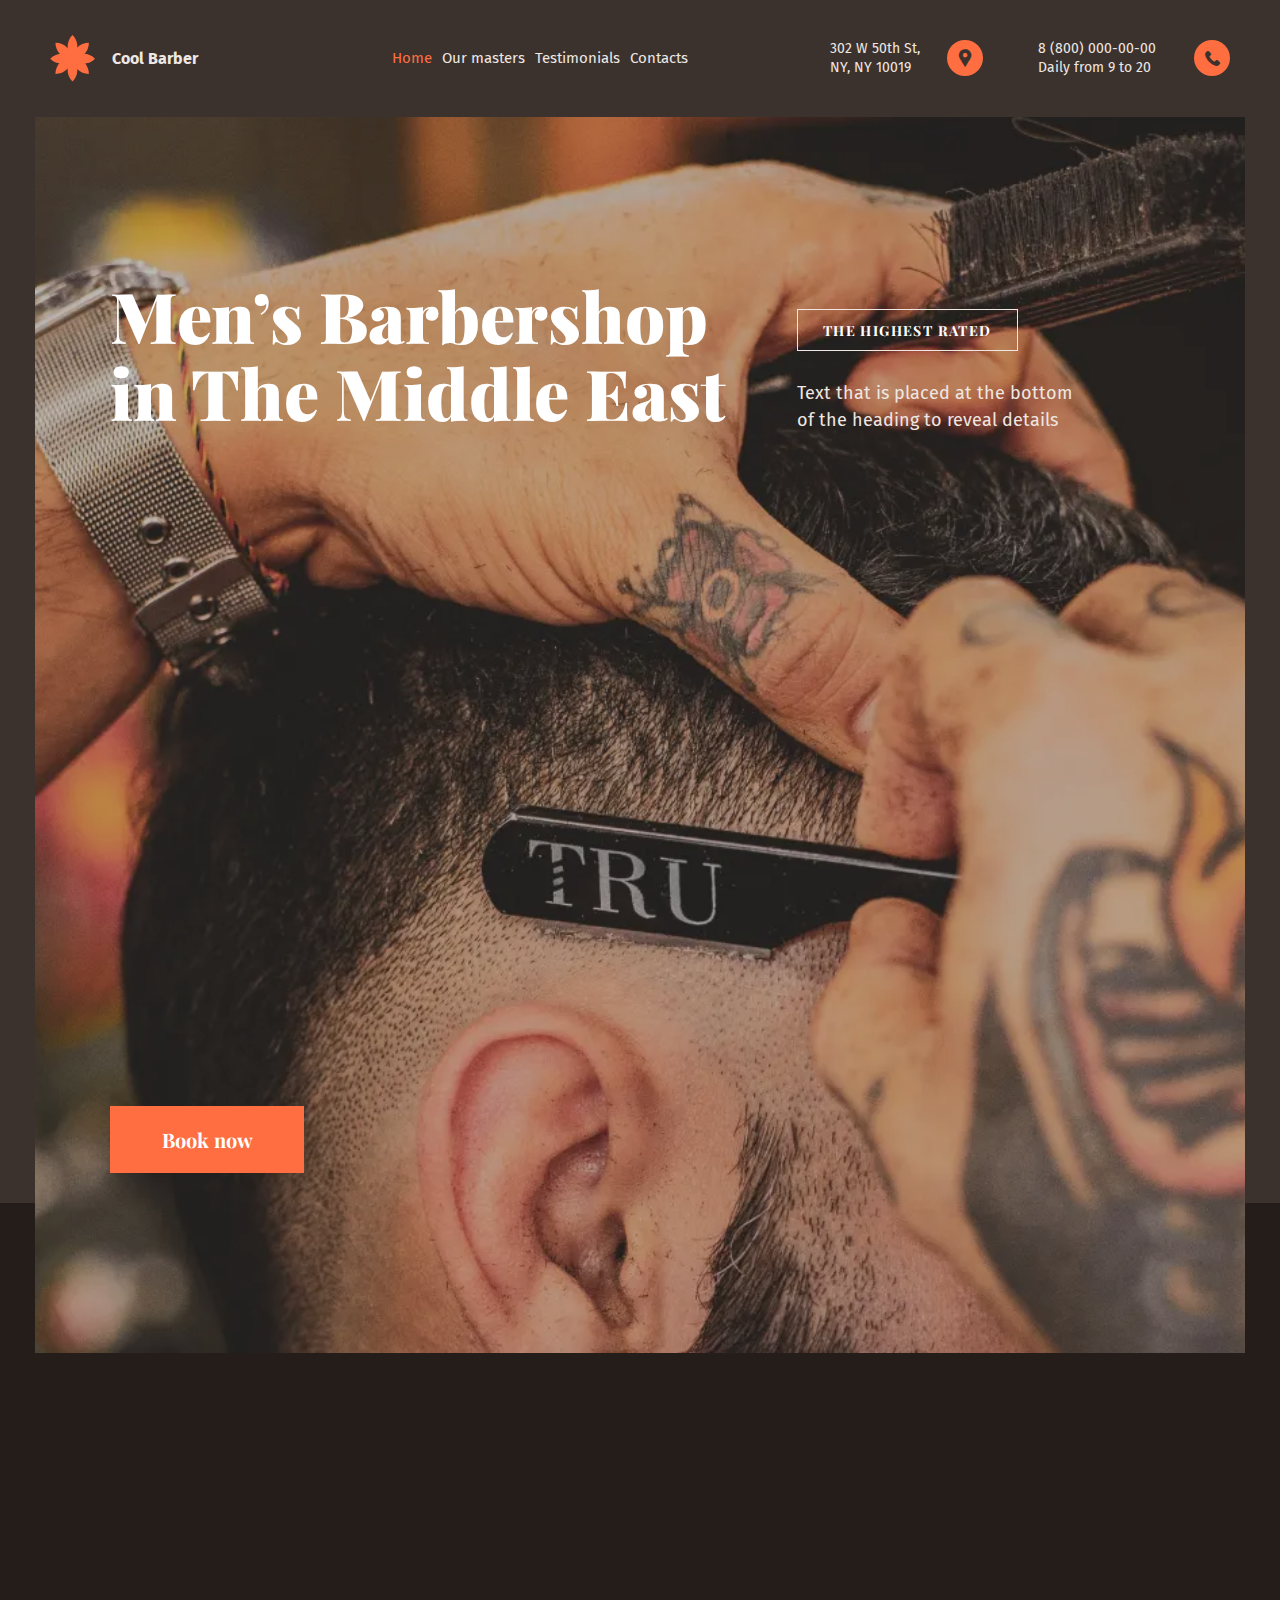
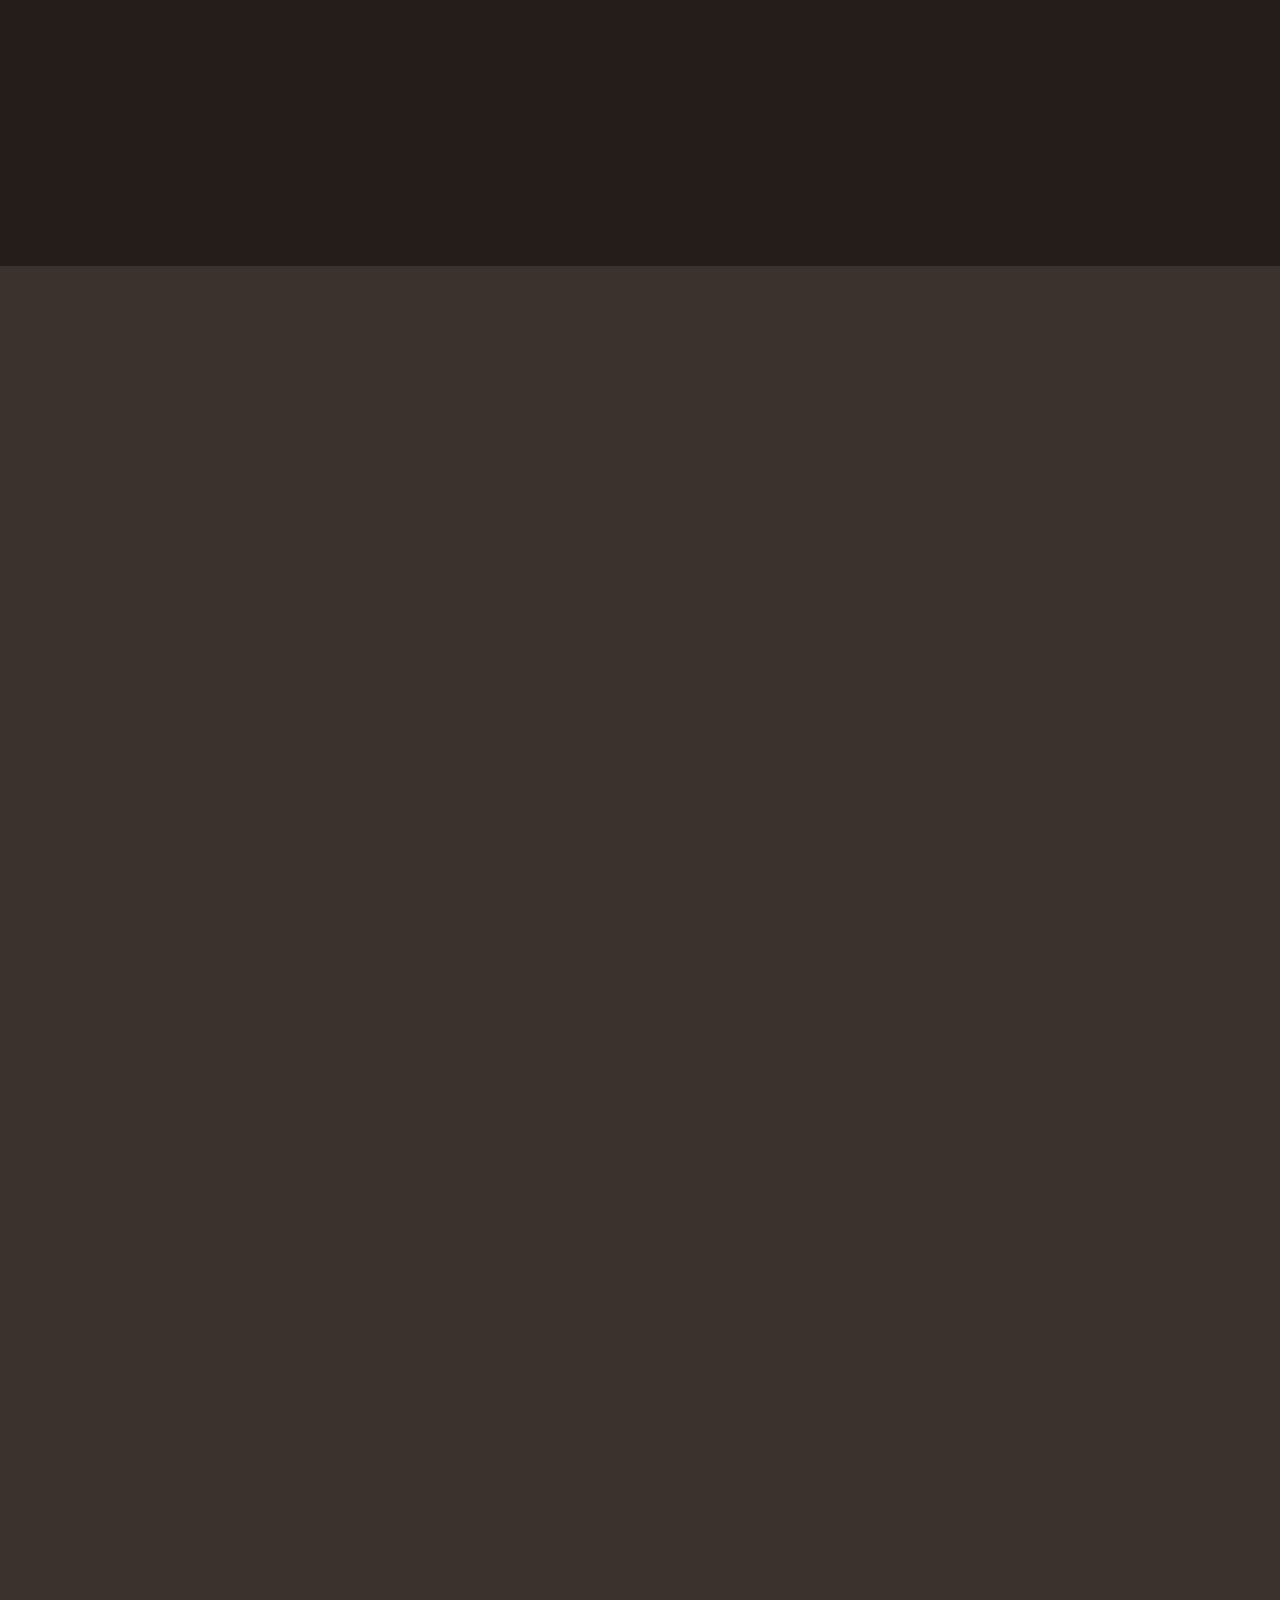
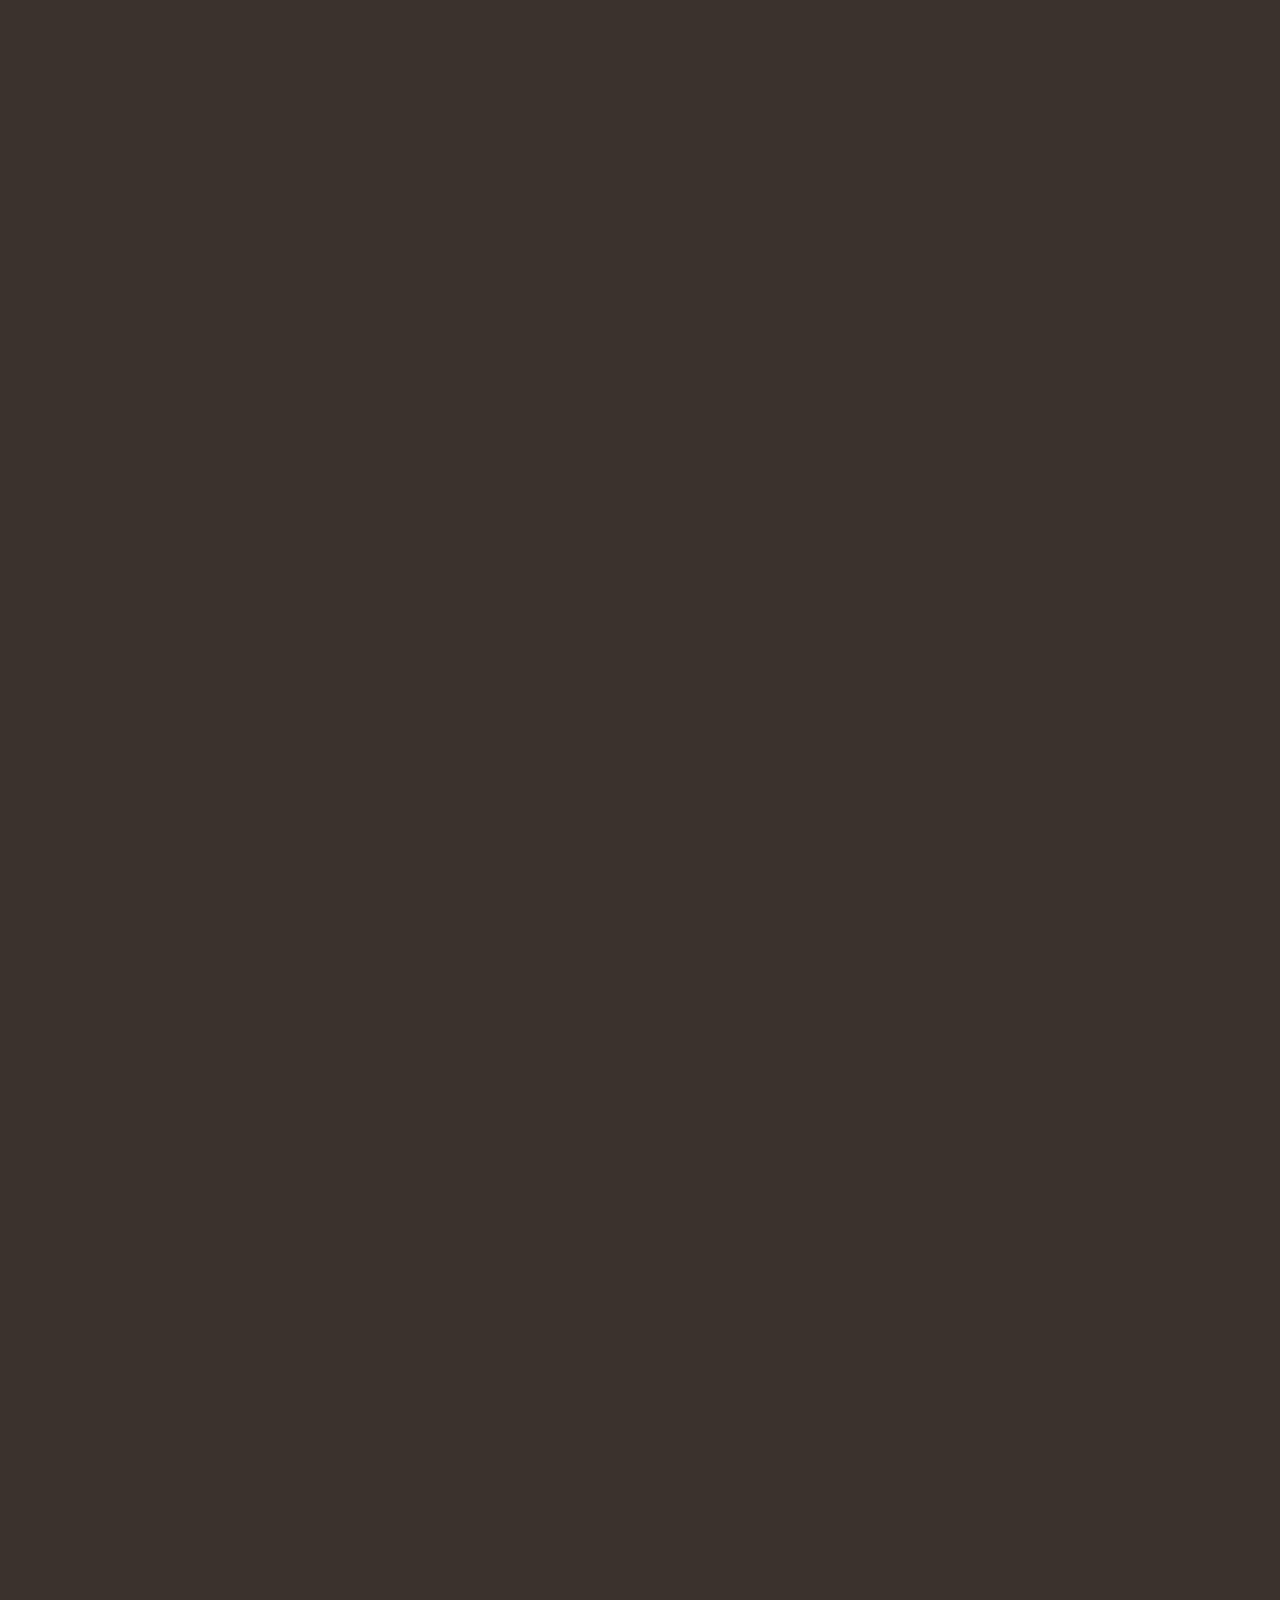
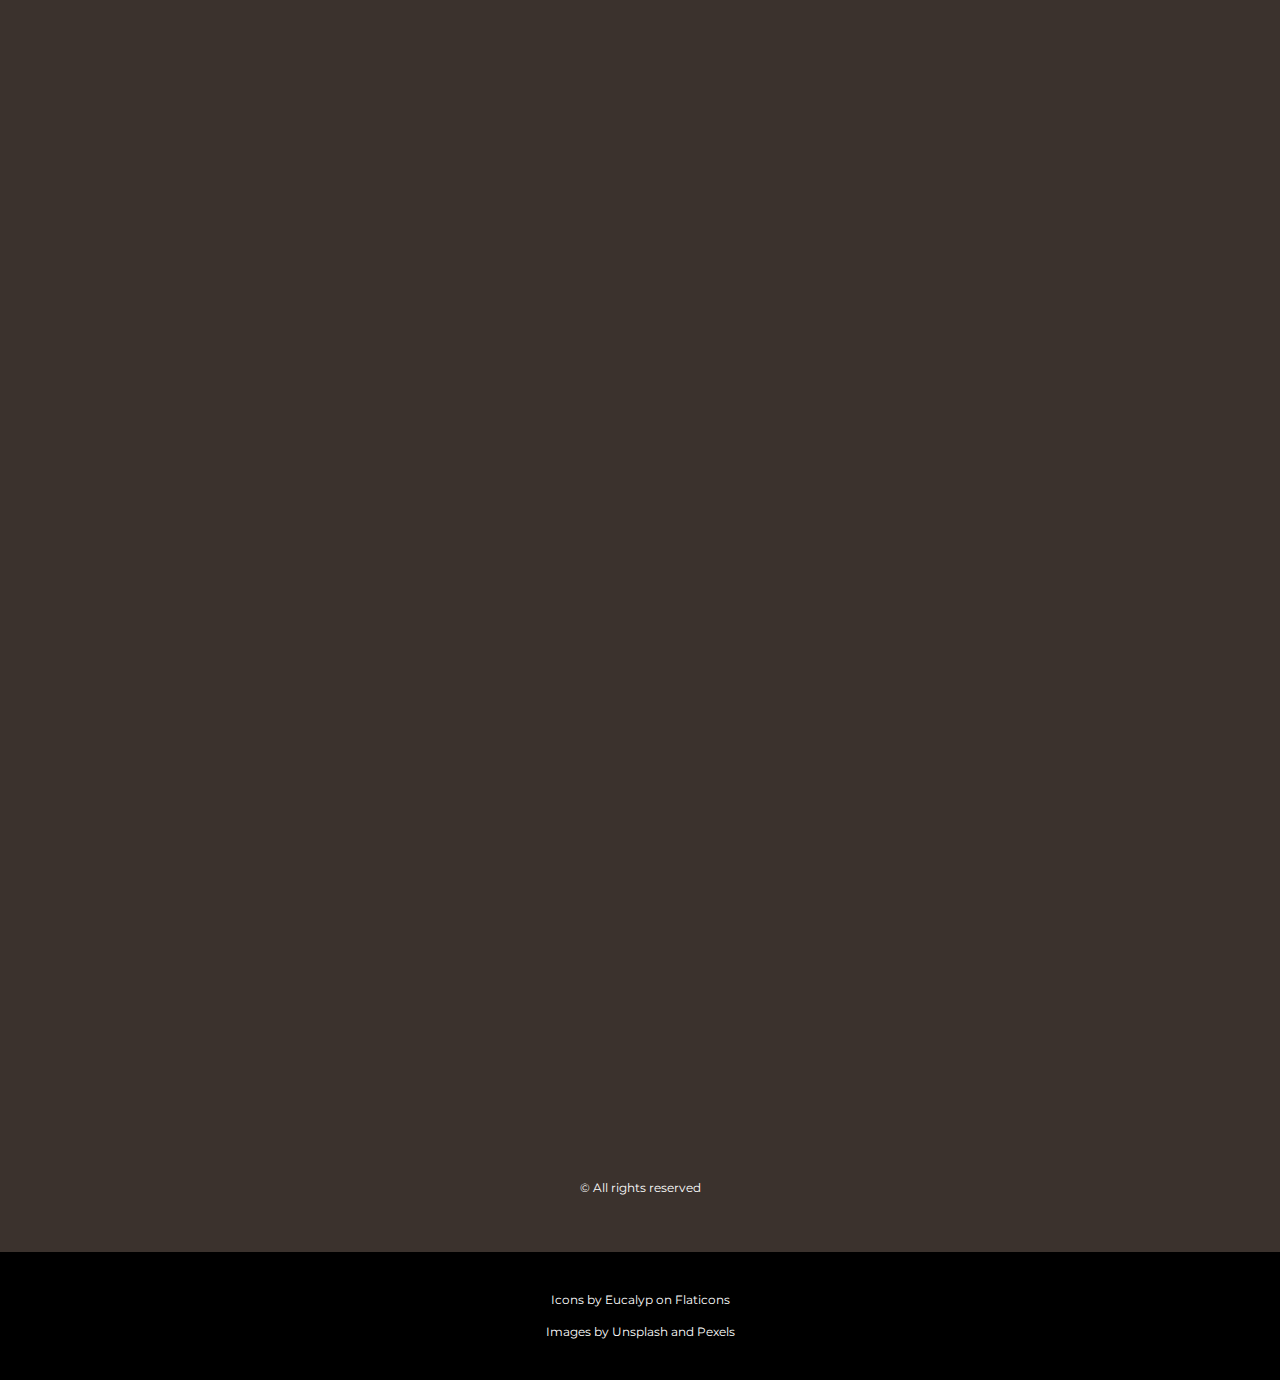
<file: index.html>
<!DOCTYPE html>
<html lang="en">

<head>
	<title>Home</title>
	<meta charset="UTF-8">
	<meta name="format-detection" content="telephone=no">
	<!-- <style>body{opacity: 0;}</style> -->
	<link rel="stylesheet" href="css/style.min.css?_v=20240506205938">
	<link rel="shortcut icon" href="favicon.ico">
	<!-- <meta name="robots" content="noindex, nofollow"> -->
	<meta name="viewport" content="width=device-width, initial-scale=1.0">
</head>

<body>
	<div class="loader">
		<div class="loader__iner"></div>
	</div>
	<div class="wrapper">
		<header data-scroll="300" data-scroll-show="1000" class="header">
			<div class="header__container">
				<div class="header__body">
					<a href="index.html" class="header__logo">
						<img src="img/icons/logo.svg" alt="Logo" />
						<span>Cool Barber</span>
					</a>
					<div class="header__menu menu">
						<nav class="menu__body">
							<ul class="menu__list">
								<li id="index" class="menu__item">
									<a href="index.html" class="menu__link">Home</a>
								</li>
								<li id="gallery" class="menu__item">
									<a href="gallery.html" class="menu__link">Our masters</a>
								</li>
								<li id="testimon" class="menu__item">
									<a data-goto="#testimonials" data-goto-heade href="#" class="menu__link">Testimonials</a>
								</li>
								<li id="contacts" class="menu__item">
									<a href="contacts.html" class="menu__link">Contacts</a>
								</li>
							</ul>
						</nav>
					</div>
					<div class="header__nav nav-header">
						<a data-goto="#contacts" data-goto-header href="contacts.html" class="nav-header__map _icon-map">
							<p>302 W 50th St,</p>
							<p>NY, NY 10019</p>
						</a>
						<a href="tel:+8 (800) 000-00-00" class="nav-header__tel _icon-phone">
							<p>8 (800) 000-00-00</p>
							<p>Daily from 9 to 20</p>
						</a>
						<button type="button" class="menu__icon nav-header icon-menu"><span></span></button>
					</div>
				</div>
			</div>
		</header>

		<main class="page">
			<section class="page__container">
				<div class="page__first first-page">
					<div class="first-page__img img-first">
						<picture><source srcset="img/bg.webp" type="image/webp"><img src="img/bg.jpg" alt="Big-Home-Foto" /></picture>
					</div>
					<div class="first-page__contents contents-first">
						<div class="contents-first__head head-first">
							<div class="head-first__title">
								<h1>Men’s Barbershop in The Middle East</h1>
							</div>
							<div class="head-first__right right-first">
								<a href="#" class="right-first__rated">THE HIGHEST RATED</a>
								<p>Text that is placed at the bottom of the heading to reveal details</p>
							</div>
						</div>
						<a href="#" data-goto="#consultation" data-goto-header class="contents-first__button button-orang">Book now</a>
					</div>
				</div>
			</section>
			<section data-watch data-watch-threshold="0.1" data-watch-once class="page__fon">
				<div class="page__benefit benefit">
					<div class="benefit__container">
						<div class="benefit__body">
							<div class="benefit__cards">
								<article class="card-benefit">
									<div class="card-benefit__image">
										<img data-src="img/icons/home.svg" alt="" />
									</div>
									<div class="card-benefit__title">
										<h4>Briefly describe the benefit</h4>
									</div>
									<div class="card-benefit__text">
										Long text, in two lines, for clarity and detail
									</div>
								</article>
								<article class="card-benefit">
									<div class="card-benefit__image">
										<img data-src="img/icons/chel.svg" alt="" />
									</div>
									<div class="card-benefit__title">
										<h4>Briefly describe the benefit</h4>
									</div>
									<div class="card-benefit__text">
										Long text, in two lines, for clarity and detail
									</div>
								</article>
								<article class="card-benefit">
									<div class="card-benefit__image">
										<img data-src="img/icons/bigChel.svg" alt="" />
									</div>
									<div class="card-benefit__title">
										<h4>Briefly describe the benefit</h4>
									</div>
									<div class="card-benefit__text">
										Long text, in two lines, for clarity and detail
									</div>
								</article>
							</div>
						</div>
					</div>
				</div>
			</section>
			<section data-watch data-watch-threshold="0.1" data-watch-once class="page__about about">
				<div id="about" class="about__container">
					<div class="about__body">
						<div class="about__title title">
							<h3>About Us</h3>
							<p>
								Amet minim mollit non deserunt ullamco est sit aliqua dolor do amet sint. Velit
								officia consequat duis enim velit mollit. Exercitation veniam consequat sunt
								nostrud amet. Amet minim mollit non deserunt
							</p>
						</div>
						<div class="about__images images-about">
							<div class="images-about__left left-about">
								<div class="left-about__img-01-ibg">
									<picture><source data-srcset="img/about-us/01.webp" srcset="[data-uri]" type="image/webp"><img src="[data-uri]"  data-src="img/about-us/01.jpg" alt="" /></picture>
								</div>
								<div class="left-about__img-02-ibg">
									<picture><source data-srcset="img/about-us/02.webp" srcset="[data-uri]" type="image/webp"><img src="[data-uri]"  data-src="img/about-us/02.jpg" alt="" /></picture>
								</div>
								<div class="left-about__img-03-ibg">
									<picture><source data-srcset="img/about-us/03.webp" srcset="[data-uri]" type="image/webp"><img src="[data-uri]"  data-src="img/about-us/03.jpg" alt="" /></picture>
								</div>
							</div>
							<div class="images-about__right right-about">
								<div class="right-about__img-04-ibg">
									<picture><source data-srcset="img/about-us/04.webp" srcset="[data-uri]" type="image/webp"><img src="[data-uri]"  data-src="img/about-us/04.jpg" alt="" /></picture>
								</div>
								<div class="right-about__img-05-ibg">
									<picture><source data-srcset="img/about-us/05.webp" srcset="[data-uri]" type="image/webp"><img src="[data-uri]"  data-src="img/about-us/05.jpg" alt="" /></picture>
								</div>
								<div class="right-about__img-06-ibg">
									<picture><source data-srcset="img/about-us/06.webp" srcset="[data-uri]" type="image/webp"><img src="[data-uri]"  data-src="img/about-us/06.jpg" alt="" /></picture>
								</div>
							</div>
						</div>
						<div class="about__button button-about">
							<a href="gallery.html" class="button-about__masters button-orang">Our masters and their masterpieces</a>
							<a href="#" class="button-about__insta">Our Instagram</a>
						</div>
					</div>
				</div>
			</section>
			<section id="testimonials" data-watch data-watch-threshold="0.3" data-watch-once class="page__testimonials testimonials">
				<div class="testimonials__body">
					<div class="testimonials__container">
						<div class="testimonials__title title">
							<h3>Testimonials</h3>
							<p>Subheading that reveals the details of the</p>
							<p>heading and calls for the target action</p>
						</div>
						<article class="testimonials__slide slide-testimonials">
							<!-- Оболонка слайдера -->
							<div class="slide-testimonials__slider swiper">
								<!-- Частина слайдера, що рухається -->
								<div class="slide-testimonials__wrapper swiper-wrapper">
									<!-- Слайд -->
									<div class="slide-testimonials__slide swiper-slide">
										<div class="slide-item">
											<div class="slide-item__avatar-ibg">
												<picture><source srcset="img/testimonials/darell.webp" type="image/webp"><img src="img/testimonials/darell.jpg" alt="Cody" /></picture>
											</div>
											<div class="slide-item__name">Darrell Steward</div>
											<div class="slide-item__review">
												Describe the feedback or end result the person received after interacting
												with you. What exactly did it give him. You can describe the result in
												numbers to be specific.
											</div>
											<button type="button" class="slide-item__big-review">
												Read full testimonial
											</button>
										</div>
									</div>
									<div class="slide-testimonials__slide swiper-slide">
										<div class="slide-item">
											<div class="slide-item__avatar-ibg">
												<picture><source srcset="img/testimonials/marvin.webp" type="image/webp"><img src="img/testimonials/marvin.jpg" alt="Cody" /></picture>
											</div>
											<div class="slide-item__name">Marvin McKinney</div>
											<div class="slide-item__review">
												Describe the feedback or end result the person received after interacting
												with you. What exactly did it give him. You can describe the result in
												numbers to be specific. Lorem ipsum dolor sit amet consectetur adipisicing
												elit. Omnis soluta minus perspiciatis praesentium iure et, ut rerum facere
												ipsum dolor. Aspernatur enim deleniti natus porro cupiditate eum ab ex
												blanditiis, iusto labore eveniet minima. Dolor vero autem, voluptas fugiat
												quasi sed culpa rerum repellat quo quisquam voluptatibus praesentium
												placeat officiis.
											</div>
											<button type="button" class="slide-item__big-review">
												Read full testimonial
											</button>
										</div>
									</div>
									<div class="slide-testimonials__slide swiper-slide">
										<div class="slide-item">
											<div class="slide-item__avatar-ibg">
												<picture><source srcset="img/testimonials/ronald.webp" type="image/webp"><img src="img/testimonials/ronald.jpg" alt="Cody" /></picture>
											</div>
											<div class="slide-item__name">Ronald Richards</div>
											<div class="slide-item__review">
												Describe the feedback or end result the person received after interacting
												with you. What exactly did it give him. You can describe the result in
												numbers to be specific.
											</div>
											<button type="button" class="slide-item__big-review">
												Read full testimonial
											</button>
										</div>
									</div>
									<div class="slide-testimonials__slide swiper-slide">
										<div class="slide-item">
											<div class="slide-item__avatar-ibg">
												<picture><source srcset="img/testimonials/cody.webp" type="image/webp"><img src="img/testimonials/cody.jpg" alt="Cody" /></picture>
											</div>
											<div class="slide-item__name">Darrell Steward</div>
											<div class="slide-item__review">
												Describe the feedback or end result the person received after interacting
												with you. What exactly did it give him. You can describe the result in
												numbers to be specific.
											</div>
											<button type="button" class="slide-item__big-review">
												Read full testimonial
											</button>
										</div>
									</div>
									<div class="slide-testimonials__slide swiper-slide">
										<div class="slide-item">
											<div class="slide-item__avatar-ibg">
												<picture><source srcset="img/testimonials/marvin.webp" type="image/webp"><img src="img/testimonials/marvin.jpg" alt="Cody" /></picture>
											</div>
											<div class="slide-item__name">Cody Fisher</div>
											<div class="slide-item__review">
												Describe the feedback or end result the person received after interacting
												with you. What exactly did it give him. You can describe the result in
												numbers to be specific.
											</div>
											<button type="button" class="slide-item__big-review">
												Read full testimonial
											</button>
										</div>
									</div>
									<div class="slide-testimonials__slide swiper-slide">
										<div class="slide-item">
											<div class="slide-item__avatar-ibg">
												<picture><source srcset="img/testimonials/darell.webp" type="image/webp"><img src="img/testimonials/darell.jpg" alt="Cody" /></picture>
											</div>
											<div class="slide-item__name">Ronald Richards</div>
											<div class="slide-item__review">
												Describe the feedback or end result the person received after interacting
												with you. What exactly did it give him. You can describe the result in
												numbers to be specific.
											</div>
											<button type="button" class="slide-item__big-review">
												Read full testimonial
											</button>
										</div>
									</div>
								</div>
								<!-- Якщо потрібна навігація (ліворуч/праворуч) -->
								<button type="button" class="swiper-button-prev slide-testimonials__button-prev _icon-arrowSmol"></button>
								<button type="button" class="swiper-button-next slide-testimonials__button-next _icon-arrowSmol"></button>
							</div>
						</article>
					</div>
				</div>
			</section>
			<section data-watch data-watch-threshold="0.1" data-watch-once class="page__price-our price-our">
				<div class="price-our__container">
					<div class="price-our__title title">
						<h3>Our Price</h3>
						<p>
							Subheading that reveals the details of the title and calls for the targeted action
						</p>
					</div>
					<div class="price-our__items">
						<article class="item-our">
							<div class="item-our__image-ibg">
								<picture><source data-srcset="img/our-price/haircuts.webp" srcset="[data-uri]" type="image/webp"><img src="[data-uri]"  data-src="img/our-price/haircuts.jpg" alt="Haircuts" /></picture>
							</div>
							<a href="#" class="item-our__title">Haircuts</a>
							<div class="item-our__box-price box-price">
								<ul class="box-price__name-list">
									<li><a href="#">Regular Haircut</a></li>
									<li><a href="#">Haircut + Shave</a></li>
									<li><a href="#">Haircut + Beard Trim</a></li>
									<li><a href="#">Beard Trim</a></li>
									<li><a href="#">Hair Tatoo</a></li>
									<li><a href="#">Facial</a></li>
								</ul>
								<ul class="box-price__time-price-list">
									<li>60 min<a href="#">$20</a></li>
									<li>60 min<a href="#">$19</a></li>
									<li>60 min<a href="#">$30</a></li>
									<li>60 min<a href="#">$22</a></li>
									<li>60 min<a href="#">$45</a></li>
									<li>60 min<a href="#">$15</a></li>
								</ul>
							</div>
						</article>
						<article class="item-our">
							<div class="item-our__image-ibg">
								<picture><source data-srcset="img/our-price/beard.webp" srcset="[data-uri]" type="image/webp"><img src="[data-uri]"  data-src="img/our-price/beard.jpg" alt="Haircuts" /></picture>
							</div>
							<a href="#" class="item-our__title">Beard & Mo</a>
							<div class="item-our__box-price box-price">
								<ul class="box-price__name-list">
									<li><a href="#">Regular Haircut</a></li>
									<li><a href="#">Haircut + Shave</a></li>
									<li><a href="#">Haircut + Beard Trim</a></li>
									<li><a href="#">Beard Trim</a></li>
									<li><a href="#">Hair Tatoo</a></li>
									<li><a href="#">Facial</a></li>
								</ul>
								<ul class="box-price__time-price-list">
									<li>60 min<a href="#">$20</a></li>
									<li>60 min<a href="#">$19</a></li>
									<li>60 min<a href="#">$30</a></li>
									<li>60 min<a href="#">$22</a></li>
									<li>60 min<a href="#">$45</a></li>
									<li>60 min<a href="#">$15</a></li>
								</ul>
							</div>
						</article>
						<article class="item-our">
							<div class="item-our__image-ibg">
								<picture><source data-srcset="img/our-price/shaving.webp" srcset="[data-uri]" type="image/webp"><img src="[data-uri]"  data-src="img/our-price/shaving.jpg" alt="Haircuts" /></picture>
							</div>
							<a href="#" class="item-our__title">Shaving</a>
							<div class="item-our__box-price box-price">
								<ul class="box-price__name-list">
									<li><a href="#">Regular Haircut</a></li>
									<li><a href="#">Haircut + Shave</a></li>
									<li><a href="#">Haircut + Beard Trim</a></li>
									<li><a href="#">Beard Trim</a></li>
									<li><a href="#">Hair Tatoo</a></li>
									<li><a href="#">Facial</a></li>
								</ul>
								<ul class="box-price__time-price-list">
									<li>60 min<a href="#">$20</a></li>
									<li>60 min<a href="#">$19</a></li>
									<li>60 min<a href="#">$30</a></li>
									<li>60 min<a href="#">$22</a></li>
									<li>60 min<a href="#">$45</a></li>
									<li>60 min<a href="#">$15</a></li>
								</ul>
							</div>
						</article>
						<article class="item-our">
							<div class="item-our__image-ibg">
								<picture><source data-srcset="img/our-price/waxing.webp" srcset="[data-uri]" type="image/webp"><img src="[data-uri]"  data-src="img/our-price/waxing.jpg" alt="Haircuts" /></picture>
							</div>
							<a href="#" class="item-our__title">Waxing</a>
							<div class="item-our__box-price box-price">
								<ul class="box-price__name-list">
									<li><a href="#">Regular Haircut</a></li>
									<li><a href="#">Haircut + Shave</a></li>
									<li><a href="#">Haircut + Beard Trim</a></li>
									<li><a href="#">Beard Trim</a></li>
									<li><a href="#">Hair Tatoo</a></li>
									<li><a href="#">Facial</a></li>
								</ul>
								<ul class="box-price__time-price-list">
									<li>60 min<a href="#">$20</a></li>
									<li>60 min<a href="#">$19</a></li>
									<li>60 min<a href="#">$30</a></li>
									<li>60 min<a href="#">$22</a></li>
									<li>60 min<a href="#">$45</a></li>
									<li>60 min<a href="#">$15</a></li>
								</ul>
							</div>
						</article>
					</div>
				</div>
			</section>
			<section data-watch data-watch-threshold="0.1" data-watch-once id="consultation" class="page__consultation">
				<article class="consultation">
					<div class="consultation__container">
						<div class="consultation__body">
							<div class="consultation__title">
								<h3>Get in consultation with our expert barbers</h3>
								<p>Expand Call-to-Action Details</p>
							</div>
							<form method="post" action="files/sendmail/sendmail.php" class="consultation__form form-consultation">
								<div class="form-consultation__send send-form">
									<input data-required data-validate data-error="Error" name="phone" required autocomplete="off" type="tel" placeholder="+3 (80) ___-__-__" class="send-form__tel input" />
									<input data-required data-validate data-error="Error" name="email" required type="email" autocomplete="on" placeholder="Email" class="send-form__mail input" />
									<button type="submit" class="send-form__button button-orang_black">
										Book now
									</button>
								</div>
								<div class="checkbox">
									<input checked id="c_1" data-error="Помилка" class="checkbox__input" type="checkbox" value="1" name="form[]" />
									<label for="c_1" class="checkbox__label"><span class="checkbox__text">By clicking on the button, you agree to the
											<small>terms of processing personal data</small></span></label>
								</div>
							</form>
						</div>
					</div>
				</article>
			</section>
			<section data-watch data-watch-threshold="0.1" data-watch-once id="contacts" class="page__contacts contacts-page">
				<div class="contacts-page__map map">
					<iframe class="map__iframe" src="https://www.google.com/maps/embed?pb=!1m14!1m12!1m3!1d3021.985576281848!2d-73.98925602419558!3d40.76234197138602!2m3!1f0!2f0!3f0!3m2!1i1024!2i768!4f13.1!5e0!3m2!1sru!2sua!4v1685723726841!5m2!1sru!2sua" style="border: 0" allowfullscreen="true" loading="lazy" referrerpolicy="strict-origin-when-cross-origin">
					</iframe>
				</div>
				<article class="contacts-page__container">
					<div class="contact">
						<div class="contact__title">
							<h3>Contacts</h3>
						</div>
						<div class="contact__link _icon-phone">
							<a href="tel:+8(800)0000000">8 (800) 000-00-00</a>
						</div>
						<div class="contact__link _icon-mail">
							<a href="mailto:info@gmail.com">info@gmail.com</a>
						</div>
						<div class="contact__link _icon-map">
							<a href="contacts.html">302 W 50th St, NY, NY 10019</a>
						</div>
						<div class="contact__link _icon-clock"><a>Daily from 9 to 20</a></div>
					</div>
				</article>
			</section>
			<section class="page__down">© All rights reserved</section>
		</main>
		<footer class="footer">
			<div class="footer__link">
				<a href="https://www.flaticon.com/authors/eucalyp">Icons by Eucalyp on Flaticons</a>
				<a href="#">Images by Unsplash and Pexels</a>
			</div>
		</footer>
	</div>
	<script src="js/app.min.js?_v=20240506205938"></script>
</body>

</html>
</file>
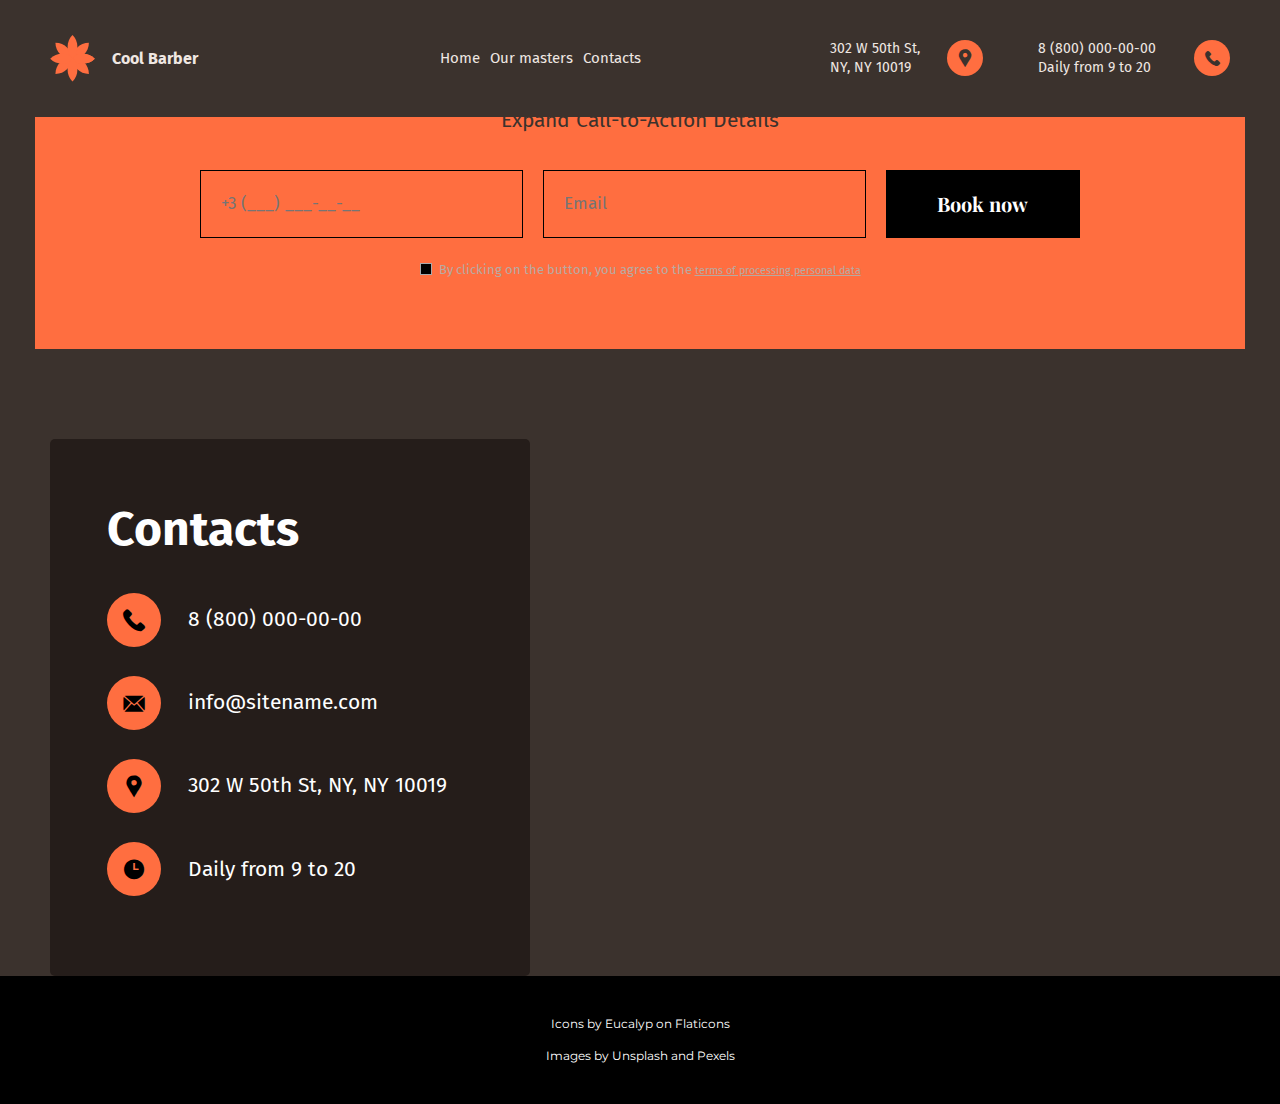
<file: _common.html>
<!DOCTYPE html>
<html lang="en">

<head>
	<title>Common</title>
	<meta charset="UTF-8">
	<meta name="format-detection" content="telephone=no">
	<!-- <style>body{opacity: 0;}</style> -->
	<link rel="stylesheet" href="css/style.min.css?_v=20240506205938">
	<link rel="shortcut icon" href="favicon.ico">
	<!-- <meta name="robots" content="noindex, nofollow"> -->
	<meta name="viewport" content="width=device-width, initial-scale=1.0">
</head>

<body>
	<div class="wrapper">
		<header data-scroll="300" data-scroll-show="1000" class="header">
			<div class="header__container">
				<div class="header__body">
					<a href="index.html" class="header__logo">
						<img src="img/icons/logo.svg" alt="Logo" />
						<span>Cool Barber</span>
					</a>
					<div class="header__menu menu">
						<nav class="menu__body">
							<ul class="menu__list">
								<li id="index" class="menu__item">
									<a href="index.html" class="menu__link">Home</a>
								</li>
								<li id="gallery" class="menu__item">
									<a href="gallery.html" class="menu__link">Our masters</a>
								</li>
								<li id="testimon" class="menu__item">
									<a data-goto="#testimonials" data-goto-heade href="#" class="menu__link">Testimonials</a>
								</li>
								<li id="contacts" class="menu__item">
									<a href="contacts.html" class="menu__link">Contacts</a>
								</li>
							</ul>
						</nav>
					</div>
					<div class="header__nav nav-header">
						<a data-goto="#contacts" data-goto-header href="contacts.html" class="nav-header__map _icon-map">
							<p>302 W 50th St,</p>
							<p>NY, NY 10019</p>
						</a>
						<a href="tel:+8 (800) 000-00-00" class="nav-header__tel _icon-phone">
							<p>8 (800) 000-00-00</p>
							<p>Daily from 9 to 20</p>
						</a>
						<button type="button" class="menu__icon nav-header icon-menu"><span></span></button>
					</div>
				</div>
			</div>
		</header>

		<main class="page">
			<button type="button" class="button-orang">Book now</button>
			<div class="block-consultation">
				<article class="consultation">
					<div class="consultation__container">
						<div class="consultation__body">
							<div class="consultation__title">
								<h3>Get in consultation with our expert barbers</h3>
								<p>Expand Call-to-Action Details</p>
							</div>
							<form method="get" action="#" class="consultation__form form-consultation">
								<div class="form-consultation__send send-form">
									<input data-required data-validate data-error="Error" name="phone" required autocomplete="on" type="tel" placeholder="+3 (___) ___-__-__" class="send-form__tel input">
									<input data-required data-validate data-error="Error" name="mail" required type="email" placeholder="Email" class="send-form__mail input">
									<button type="submit" class="send-form__button button-orang_black">Book now</button>
								</div>
								<div class="checkbox">
									<input checked id="c_1" data-error="Помилка" class="checkbox__input" type="checkbox" value="1" name="form[]">
									<label for="c_1" class="checkbox__label"><span class="checkbox__text">By clicking
											on the button, you
											agree to the <small>terms of processing personal data</small></span></label>
								</div>
							</form>
						</div>
					</div>
				</article>
			</div>
			<div class="block-contacts__container">
				<article class="contact">
					<div class="contact__title">
						<h3>Contacts</h3>
					</div>
					<div class="contact__link _icon-phone"><a href="tel:+8(800)0000000">8 (800) 000-00-00</a></div>
					<div class="contact__link _icon-mail"><a href="mailto">info@sitename.com</a></div>
					<div class="contact__link _icon-map"><a href="#">302 W 50th St, NY, NY 10019</a></div>
					<div class="contact__link _icon-clock"><a href="#">Daily from 9 to 20</a></div>
				</article>
			</div>
		</main>
		<footer class="footer">
			<div class="footer__link">
				<a href="https://www.flaticon.com/authors/eucalyp">Icons by Eucalyp on Flaticons</a>
				<a href="#">Images by Unsplash and Pexels</a>
			</div>
		</footer>
	</div>
	<script src="js/app.min.js?_v=20240506205938"></script>
</body>

</html>
</file>
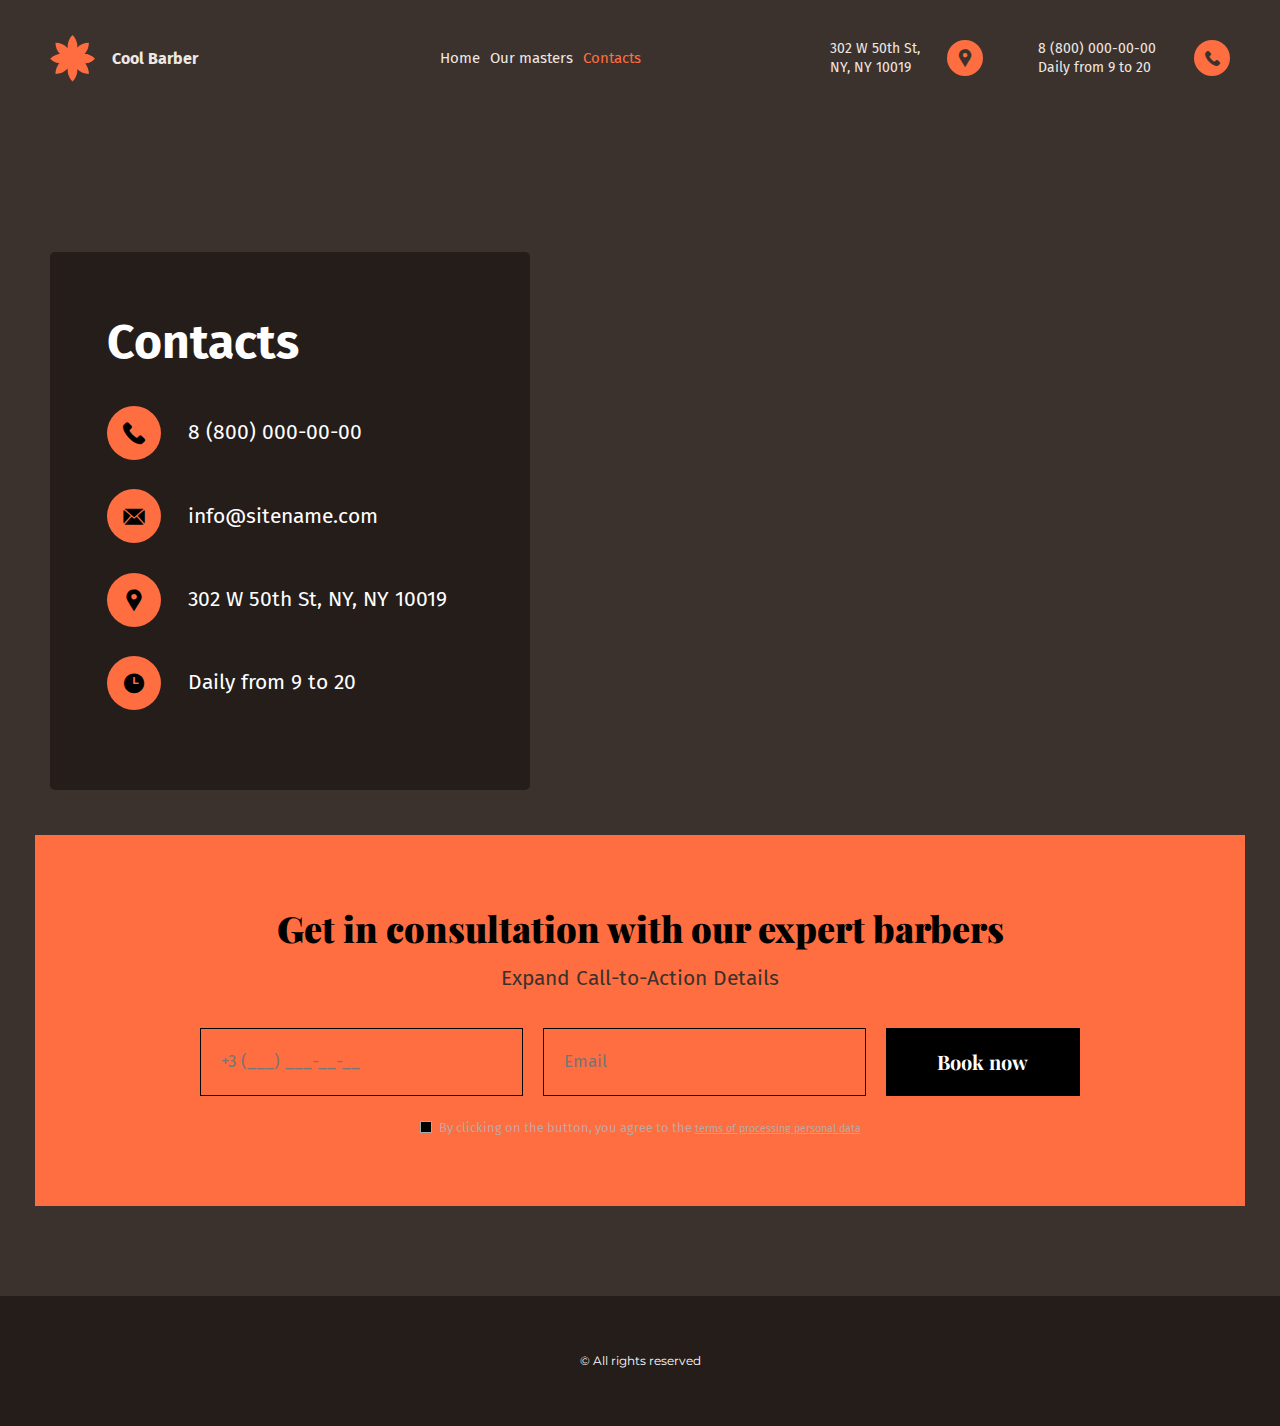
<file: contacts.html>
<!DOCTYPE html>
<html lang="en">

<head>
	<title>Contacts</title>
	<meta charset="UTF-8">
	<meta name="format-detection" content="telephone=no">
	<!-- <style>body{opacity: 0;}</style> -->
	<link rel="stylesheet" href="css/style.min.css?_v=20240506205938">
	<link rel="shortcut icon" href="favicon.ico">
	<!-- <meta name="robots" content="noindex, nofollow"> -->
	<meta name="viewport" content="width=device-width, initial-scale=1.0">
</head>

<body>
	<div class="loader">
		<div class="loader__iner"></div>
	</div>
	<div class="wrapper">
		<header data-scroll="300" data-scroll-show="1000" class="header">
			<div class="header__container">
				<div class="header__body">
					<a href="index.html" class="header__logo">
						<img src="img/icons/logo.svg" alt="Logo" />
						<span>Cool Barber</span>
					</a>
					<div class="header__menu menu">
						<nav class="menu__body">
							<ul class="menu__list">
								<li id="index" class="menu__item">
									<a href="index.html" class="menu__link">Home</a>
								</li>
								<li id="gallery" class="menu__item">
									<a href="gallery.html" class="menu__link">Our masters</a>
								</li>
								<li id="testimon" class="menu__item">
									<a data-goto="#testimonials" data-goto-heade href="#" class="menu__link">Testimonials</a>
								</li>
								<li id="contacts" class="menu__item">
									<a href="contacts.html" class="menu__link">Contacts</a>
								</li>
							</ul>
						</nav>
					</div>
					<div class="header__nav nav-header">
						<a data-goto="#contacts" data-goto-header href="contacts.html" class="nav-header__map _icon-map">
							<p>302 W 50th St,</p>
							<p>NY, NY 10019</p>
						</a>
						<a href="tel:+8 (800) 000-00-00" class="nav-header__tel _icon-phone">
							<p>8 (800) 000-00-00</p>
							<p>Daily from 9 to 20</p>
						</a>
						<button type="button" class="menu__icon nav-header icon-menu"><span></span></button>
					</div>
				</div>
			</div>
		</header>

		<main class="page">
			<section data-watch-once data-watch data-watch-threshold="0.1" class="page__contacts contacts-page contacts-page_cont">
				<div class="contacts-page__map map">
					<iframe class="map__iframe" src="https://www.google.com/maps/embed?pb=!1m14!1m12!1m3!1d3021.985576281848!2d-73.98925602419558!3d40.76234197138602!2m3!1f0!2f0!3f0!3m2!1i1024!2i768!4f13.1!5e0!3m2!1sru!2sua!4v1685723726841!5m2!1sru!2sua" style="border:0;" allowfullscreen="true" loading="lazy" referrerpolicy="strict-origin-when-cross-origin">
					</iframe>
				</div>
				<article class="contacts-page__container contacts-page__container_cont">
					<div class="contact">
						<div class="contact__title">
							<h3>Contacts</h3>
						</div>
						<div class="contact__link _icon-phone"><a href="tel:+8(800)0000000">8 (800) 000-00-00</a></div>
						<div class="contact__link _icon-mail"><a href="mailto">info@sitename.com</a></div>
						<div class="contact__link _icon-map"><a href="#">302 W 50th St, NY, NY 10019</a></div>
						<div class="contact__link _icon-clock"><a href="#">Daily from 9 to 20</a></div>
					</div>
				</article>
			</section>
			<section class="block-consultation">
				<article class="consultation">
					<div class="consultation__container">
						<div class="consultation__body">
							<div class="consultation__title">
								<h3>Get in consultation with our expert barbers</h3>
								<p>Expand Call-to-Action Details</p>
							</div>
							<form method="get" action="#" class="consultation__form form-consultation">
								<div class="form-consultation__send send-form">
									<input data-required data-validate data-error="Error" name="phone" required autocomplete="on" type="tel" placeholder="+3 (___) ___-__-__" class="send-form__tel input">
									<input data-required data-validate data-error="Error" name="mail" required type="email" placeholder="Email" class="send-form__mail input">
									<button type="submit" class="send-form__button button-orang_black">Book now</button>
								</div>
								<div class="checkbox">
									<input checked id="c_1" data-error="Помилка" class="checkbox__input" type="checkbox" value="1" name="form[]">
									<label for="c_1" class="checkbox__label"><span class="checkbox__text">By clicking
											on the button, you
											agree to the <small>terms of processing personal data</small></span></label>
								</div>
							</form>
						</div>
					</div>
				</article>
			</section>
		</main>
		<footer class="footer-rest">
			<div class="footer-rest__link">
				© All rights reserved
			</div>
		</footer>
	</div>
	<script src="js/app.min.js?_v=20240506205938"></script>
</body>

</html>
</file>
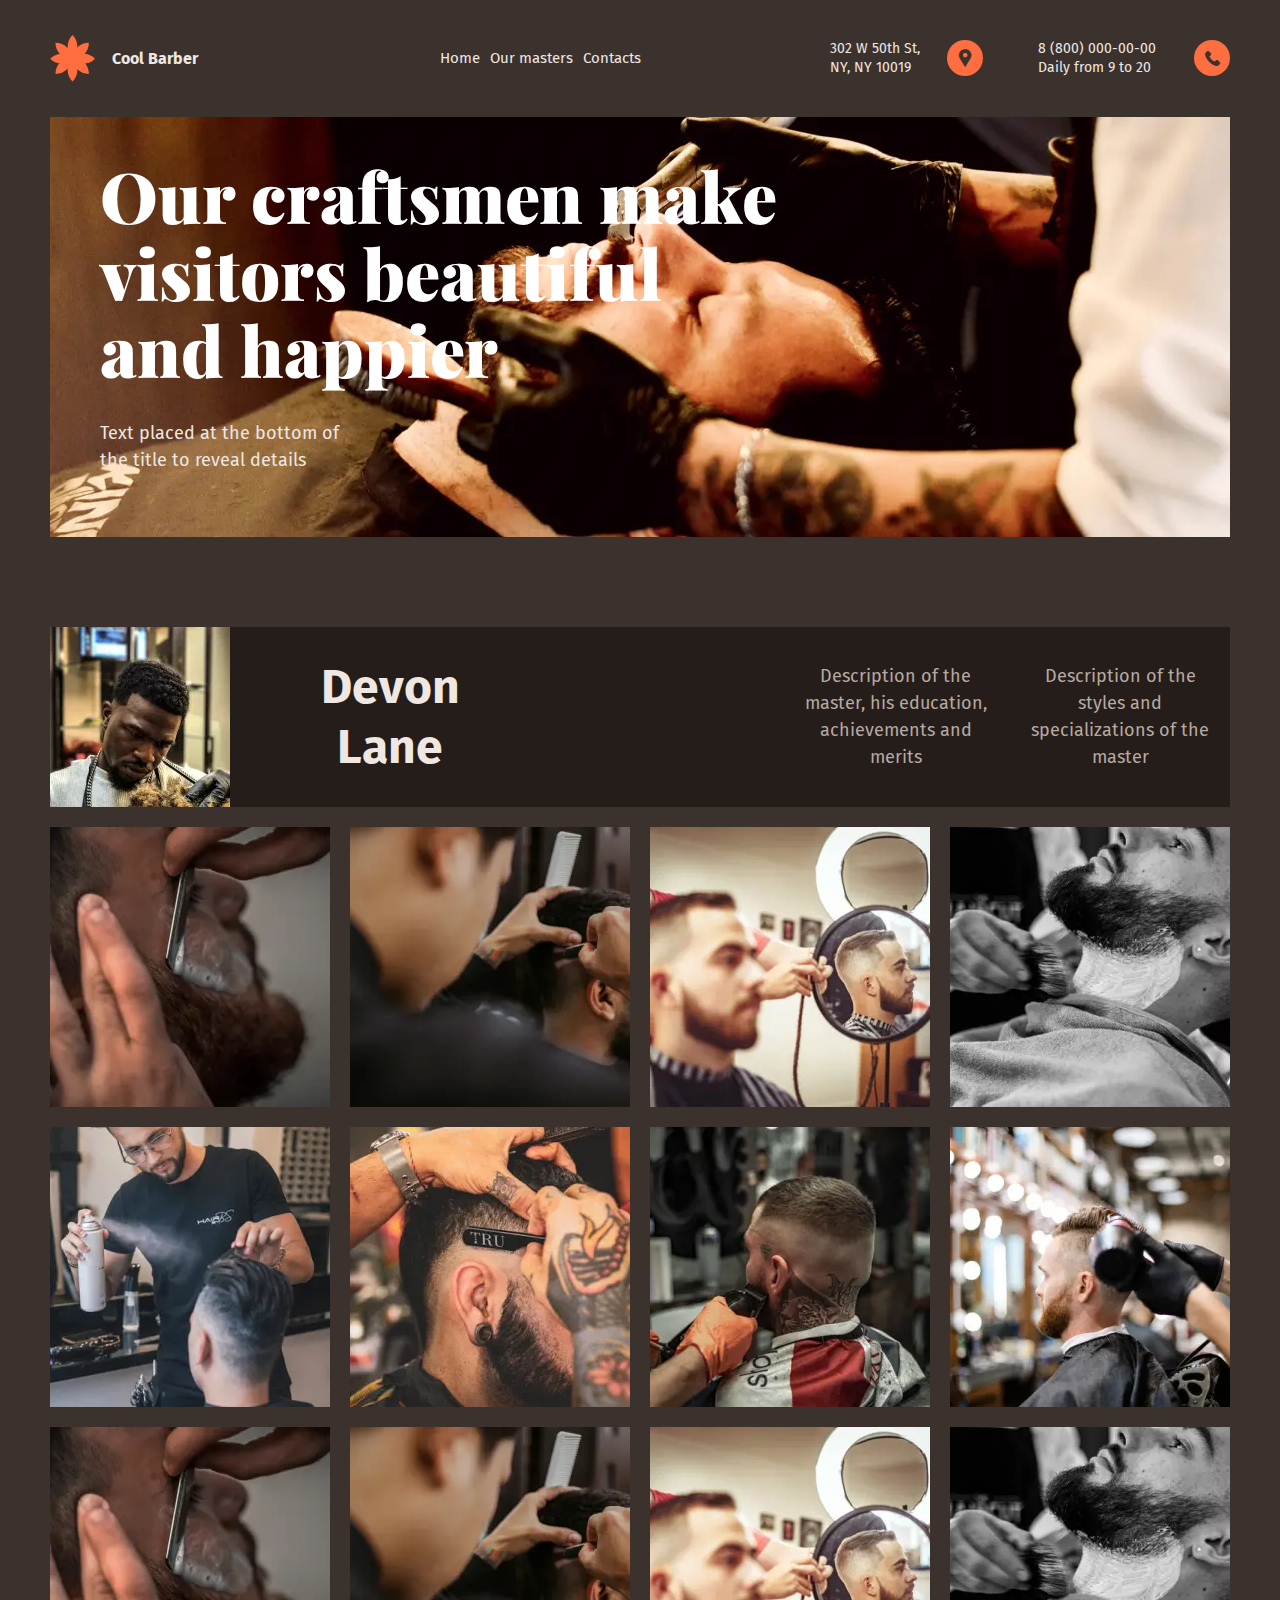
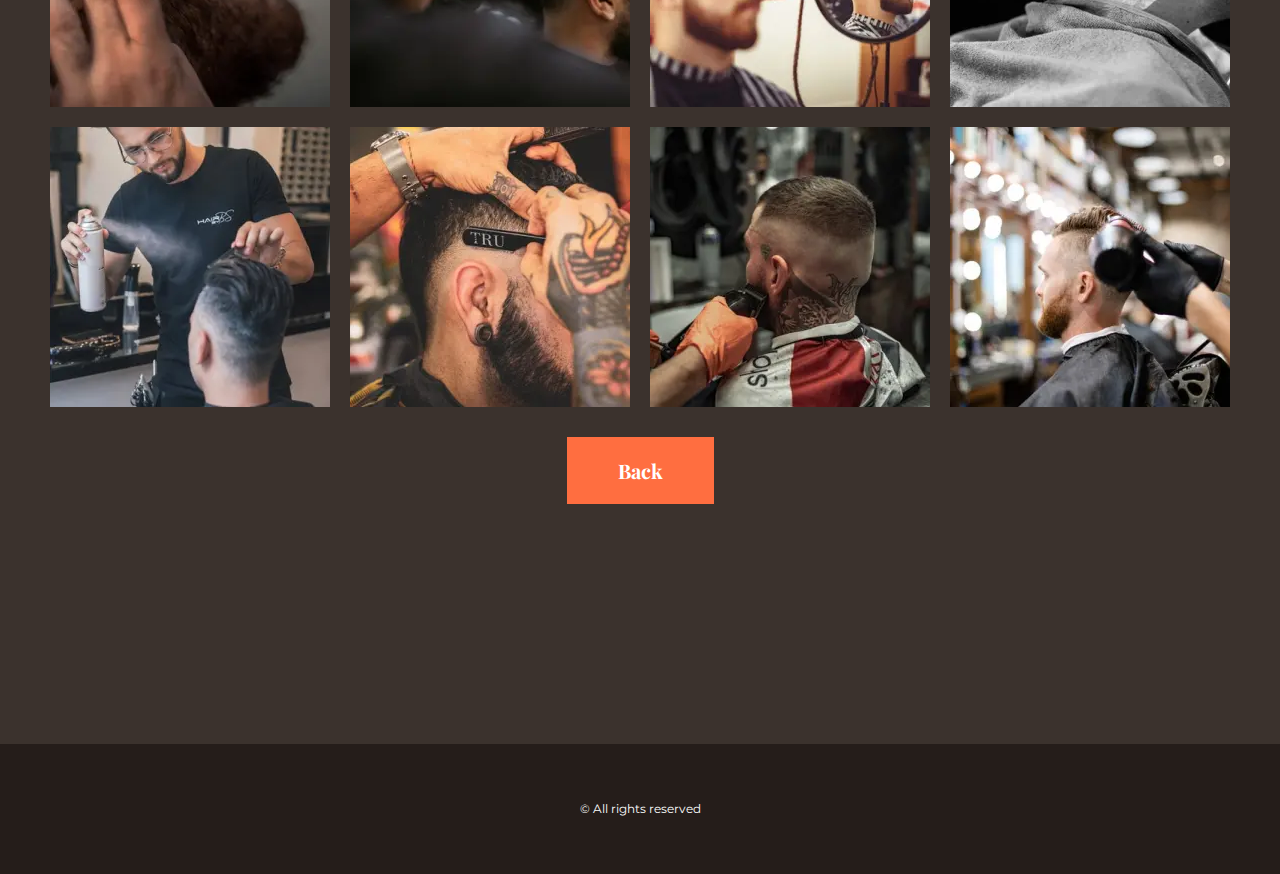
<file: gallery-master-one.html>
<!DOCTYPE html>
<html lang="en">

<head>
	<title>Gallary-Master</title>
	<meta charset="UTF-8">
	<meta name="format-detection" content="telephone=no">
	<!-- <style>body{opacity: 0;}</style> -->
	<link rel="stylesheet" href="css/style.min.css?_v=20240506205938">
	<link rel="shortcut icon" href="favicon.ico">
	<!-- <meta name="robots" content="noindex, nofollow"> -->
	<meta name="viewport" content="width=device-width, initial-scale=1.0">
</head>

<body>
	<div class="loader">
		<div class="loader__iner"></div>
	</div>
	<div class="wrapper">
		<header data-scroll="300" data-scroll-show="1000" class="header">
			<div class="header__container">
				<div class="header__body">
					<a href="index.html" class="header__logo">
						<img src="img/icons/logo.svg" alt="Logo" />
						<span>Cool Barber</span>
					</a>
					<div class="header__menu menu">
						<nav class="menu__body">
							<ul class="menu__list">
								<li id="index" class="menu__item">
									<a href="index.html" class="menu__link">Home</a>
								</li>
								<li id="gallery" class="menu__item">
									<a href="gallery.html" class="menu__link">Our masters</a>
								</li>
								<li id="testimon" class="menu__item">
									<a data-goto="#testimonials" data-goto-heade href="#" class="menu__link">Testimonials</a>
								</li>
								<li id="contacts" class="menu__item">
									<a href="contacts.html" class="menu__link">Contacts</a>
								</li>
							</ul>
						</nav>
					</div>
					<div class="header__nav nav-header">
						<a data-goto="#contacts" data-goto-header href="contacts.html" class="nav-header__map _icon-map">
							<p>302 W 50th St,</p>
							<p>NY, NY 10019</p>
						</a>
						<a href="tel:+8 (800) 000-00-00" class="nav-header__tel _icon-phone">
							<p>8 (800) 000-00-00</p>
							<p>Daily from 9 to 20</p>
						</a>
						<button type="button" class="menu__icon nav-header icon-menu"><span></span></button>
					</div>
				</div>
			</div>
		</header>

		<main class="page">
			<div class="page__container page__container_master">
				<section class="page__craftsmen craftsmen">
					<div class="craftsmen__image">
						<picture><source data-srcset="img/bg-gallery.webp" srcset="[data-uri]" type="image/webp"><img src="[data-uri]"  data-src="img/bg-gallery.jpg" alt="Foto-Our-Craftsmen"></picture>
					</div>
					<div class="craftsmen__title">
						<h2>Our craftsmen make visitors beautiful and happier</h2>
						<p>Text placed at the bottom of the title to reveal details</p>
					</div>
				</section>
				<section data-watch-once data-watch data-watch-threshold="0.1" class="page__gallery gallery-page">
					<div class="gallery-page__heder heder-gallery">
						<div class="heder-gallery__image-ibg">
							<picture><source srcset="img/gallery/devon-lane/d-l-titul.webp" type="image/webp"><img src="img/gallery/devon-lane/d-l-titul.jpg" alt="Titul-Devon"></picture>
						</div>
						<div class="heder-gallery__title">
							<h3>Devon Lane</h3>
						</div>
						<div class="heder-gallery__text">
							<p>Description of the master, his education, achievements and merits</p>
							<p>Description of the styles and specializations of the master</p>
						</div>
					</div>
					<div data-gallery class="gallery-page__box-img-gallery">
						<a href="img/gallery/devon-lane/01-big.jpg" class="box-img-gallery__image">
							<picture><source srcset="img/gallery/devon-lane/01-preview.webp" type="image/webp"><img src="img/gallery/devon-lane/01-preview.jpg" alt="01"></picture>
						</a>
						<a href="img/gallery/devon-lane/02-big.jpg" class="box-img-gallery__image">
							<picture><source srcset="img/gallery/devon-lane/02-preview.webp" type="image/webp"><img src="img/gallery/devon-lane/02-preview.jpg" alt="01"></picture>
						</a>
						<a href="img/gallery/devon-lane/03-big.jpg" class="box-img-gallery__image">
							<picture><source srcset="img/gallery/devon-lane/03-preview.webp" type="image/webp"><img src="img/gallery/devon-lane/03-preview.jpg" alt="01"></picture>
						</a>
						<a href="img/gallery/devon-lane/04-big.jpg" class="box-img-gallery__image">
							<picture><source srcset="img/gallery/devon-lane/04-preview.webp" type="image/webp"><img src="img/gallery/devon-lane/04-preview.jpg" alt="01"></picture>
						</a>
						<a href="img/gallery/devon-lane/05-big.jpg" class="box-img-gallery__image">
							<picture><source srcset="img/gallery/devon-lane/05-preview.webp" type="image/webp"><img src="img/gallery/devon-lane/05-preview.jpg" alt="01"></picture>
						</a>
						<a href="img/gallery/devon-lane/06-big.jpg" class="box-img-gallery__image">
							<picture><source srcset="img/gallery/devon-lane/06-preview.webp" type="image/webp"><img src="img/gallery/devon-lane/06-preview.jpg" alt="01"></picture>
						</a>
						<a href="img/gallery/devon-lane/07-big.jpg" class="box-img-gallery__image">
							<picture><source srcset="img/gallery/devon-lane/07-preview.webp" type="image/webp"><img src="img/gallery/devon-lane/07-preview.jpg" alt="01"></picture>
						</a>
						<a href="img/gallery/devon-lane/08-big.jpg" class="box-img-gallery__image">
							<picture><source srcset="img/gallery/devon-lane/08-preview.webp" type="image/webp"><img src="img/gallery/devon-lane/08-preview.jpg" alt="01"></picture>
						</a>
						<a href="img/gallery/devon-lane/01-big.jpg" class="box-img-gallery__image">
							<picture><source srcset="img/gallery/devon-lane/01-preview.webp" type="image/webp"><img src="img/gallery/devon-lane/01-preview.jpg" alt="01"></picture>
						</a>
						<a href="img/gallery/devon-lane/02-big.jpg" class="box-img-gallery__image">
							<picture><source srcset="img/gallery/devon-lane/02-preview.webp" type="image/webp"><img src="img/gallery/devon-lane/02-preview.jpg" alt="01"></picture>
						</a>
						<a href="img/gallery/devon-lane/03-big.jpg" class="box-img-gallery__image">
							<picture><source srcset="img/gallery/devon-lane/03-preview.webp" type="image/webp"><img src="img/gallery/devon-lane/03-preview.jpg" alt="01"></picture>
						</a>
						<a href="img/gallery/devon-lane/04-big.jpg" class="box-img-gallery__image">
							<picture><source srcset="img/gallery/devon-lane/04-preview.webp" type="image/webp"><img src="img/gallery/devon-lane/04-preview.jpg" alt="01"></picture>
						</a>
						<a href="img/gallery/devon-lane/05-big.jpg" class="box-img-gallery__image">
							<picture><source srcset="img/gallery/devon-lane/05-preview.webp" type="image/webp"><img src="img/gallery/devon-lane/05-preview.jpg" alt="01"></picture>
						</a>
						<a href="img/gallery/devon-lane/06-big.jpg" class="box-img-gallery__image">
							<picture><source srcset="img/gallery/devon-lane/06-preview.webp" type="image/webp"><img src="img/gallery/devon-lane/06-preview.jpg" alt="01"></picture>

							<a href="img/gallery/devon-lane/07-big.jpg" class="box-img-gallery__image">
								<picture><source srcset="img/gallery/devon-lane/07-preview.webp" type="image/webp"><img src="img/gallery/devon-lane/07-preview.jpg" alt="01"></picture>
							</a>
							<a href="img/gallery/devon-lane/08-big.jpg" class="box-img-gallery__image">
								<picture><source srcset="img/gallery/devon-lane/08-preview.webp" type="image/webp"><img src="img/gallery/devon-lane/08-preview.jpg" alt="01"></picture>
							</a>
					</div>
					<a href="gallery.html" class="gallery-page__button button-orang">Back</a>
				</section>
		</main>
		<footer class="footer-rest">
			<div class="footer-rest__link">
				© All rights reserved
			</div>
		</footer>
	</div>
	<script src="js/app.min.js?_v=20240506205938"></script>
</body>

</html>
</file>
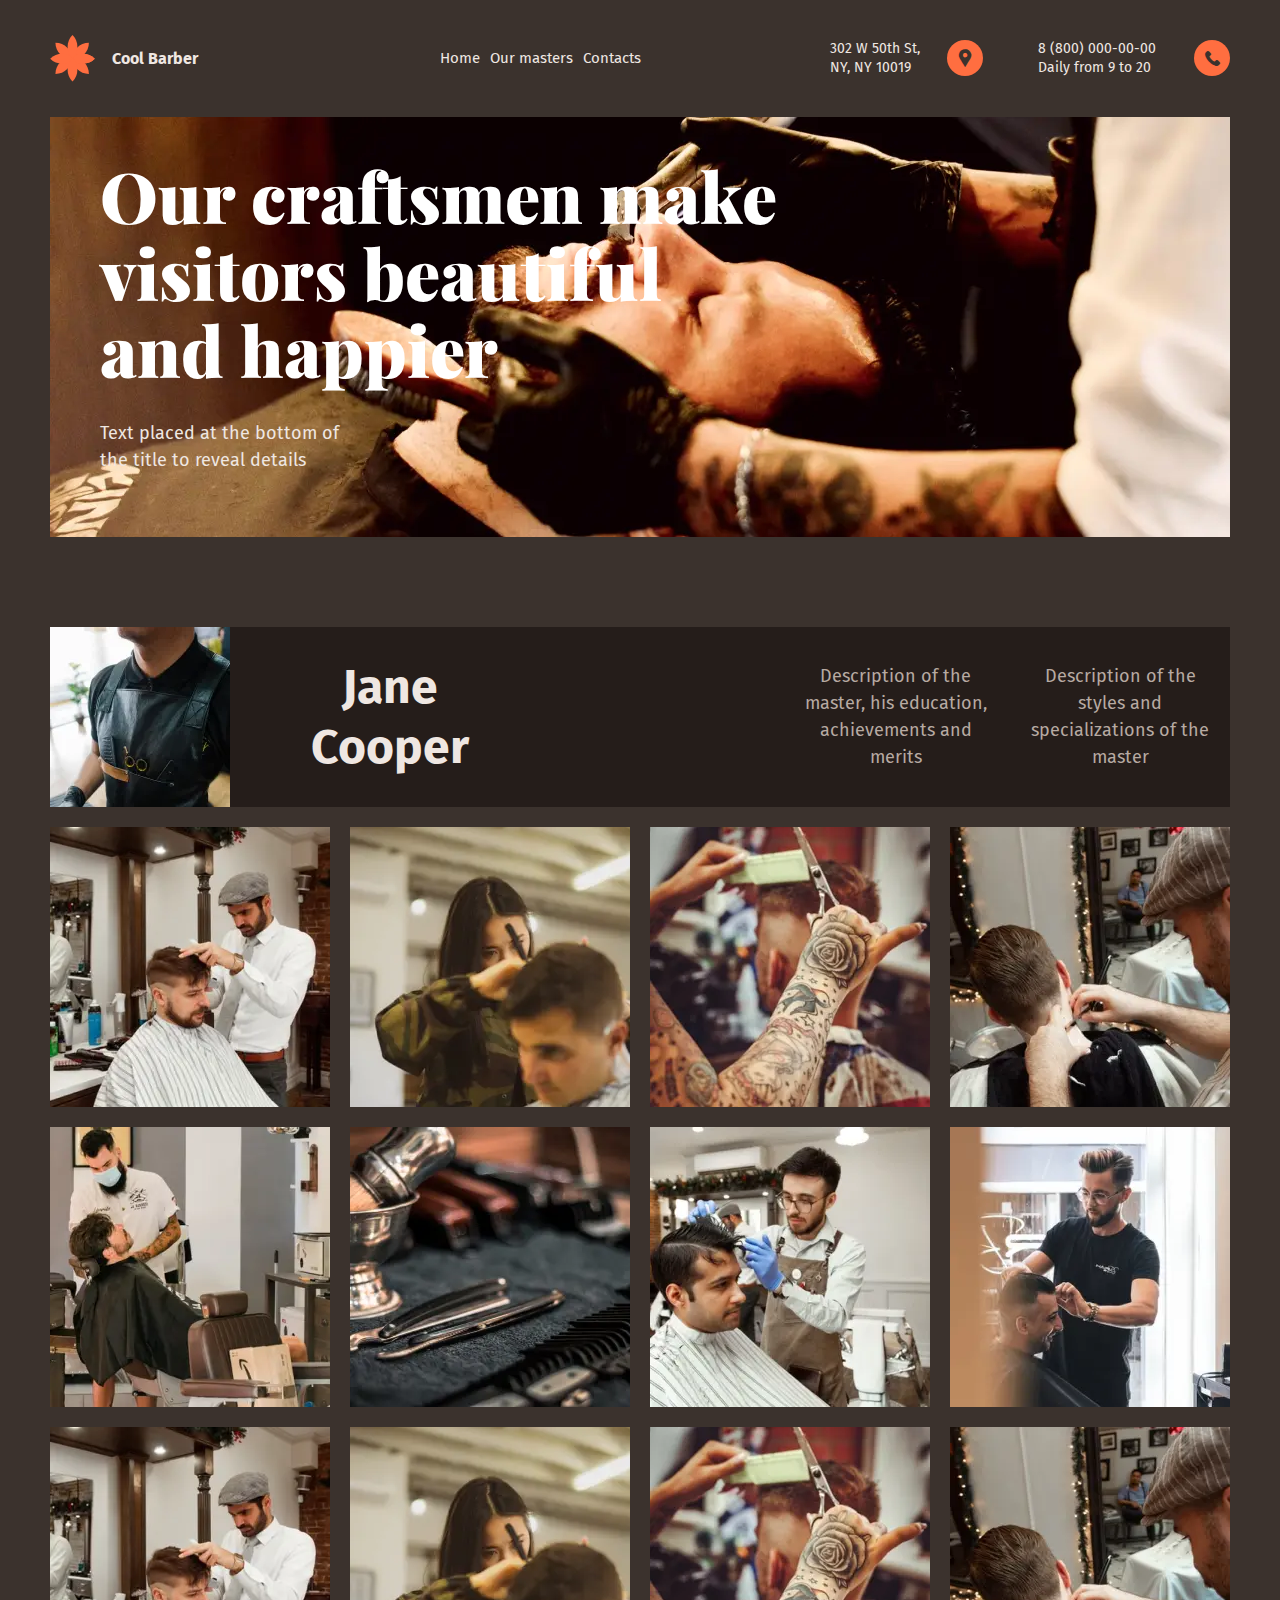
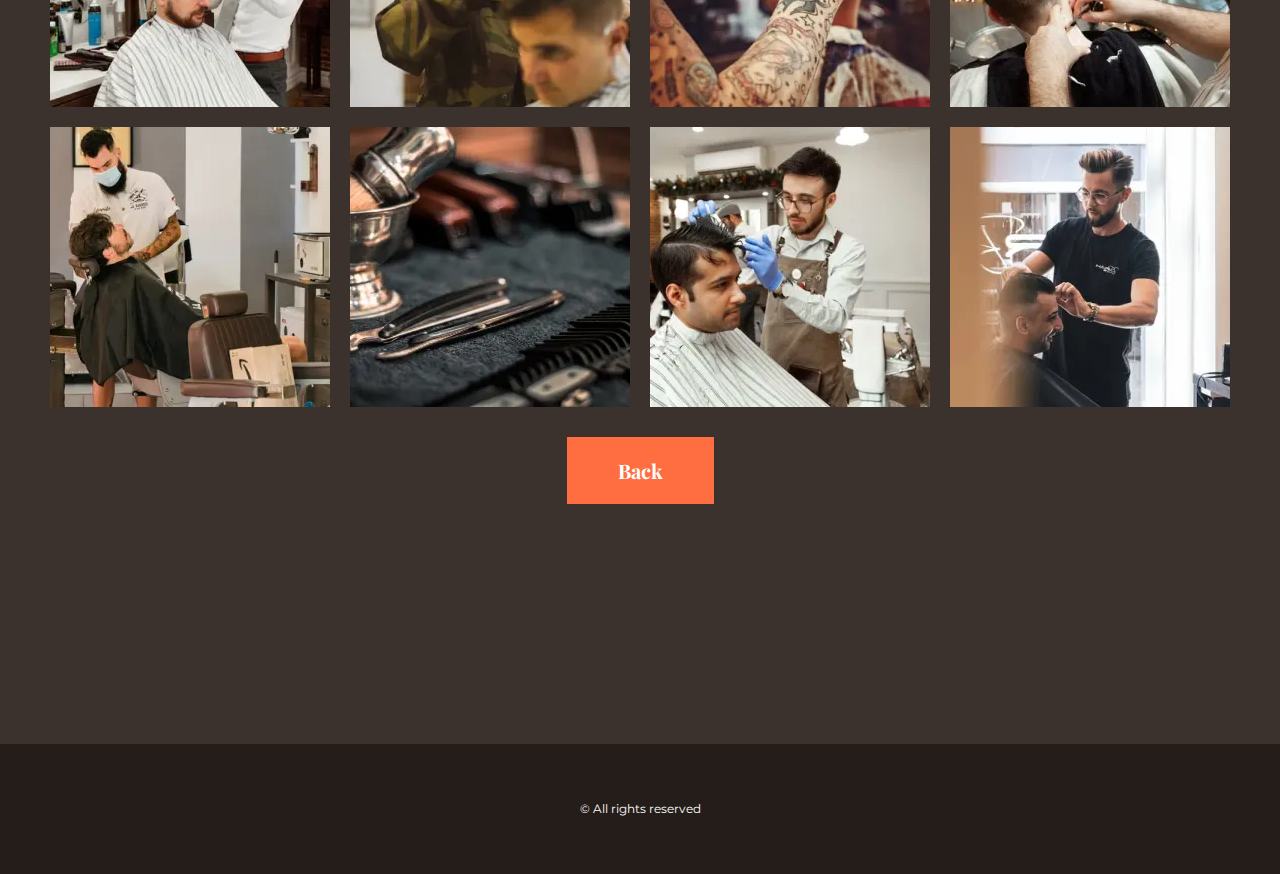
<file: gallery-master-three.html>
<!DOCTYPE html>
<html lang="en">

<head>
	<title>Gallary-Master</title>
	<meta charset="UTF-8">
	<meta name="format-detection" content="telephone=no">
	<!-- <style>body{opacity: 0;}</style> -->
	<link rel="stylesheet" href="css/style.min.css?_v=20240506205938">
	<link rel="shortcut icon" href="favicon.ico">
	<!-- <meta name="robots" content="noindex, nofollow"> -->
	<meta name="viewport" content="width=device-width, initial-scale=1.0">
</head>

<body>
	<div class="loader">
		<div class="loader__iner"></div>
	</div>
	<div class="wrapper">
		<header data-scroll="300" data-scroll-show="1000" class="header">
			<div class="header__container">
				<div class="header__body">
					<a href="index.html" class="header__logo">
						<img src="img/icons/logo.svg" alt="Logo" />
						<span>Cool Barber</span>
					</a>
					<div class="header__menu menu">
						<nav class="menu__body">
							<ul class="menu__list">
								<li id="index" class="menu__item">
									<a href="index.html" class="menu__link">Home</a>
								</li>
								<li id="gallery" class="menu__item">
									<a href="gallery.html" class="menu__link">Our masters</a>
								</li>
								<li id="testimon" class="menu__item">
									<a data-goto="#testimonials" data-goto-heade href="#" class="menu__link">Testimonials</a>
								</li>
								<li id="contacts" class="menu__item">
									<a href="contacts.html" class="menu__link">Contacts</a>
								</li>
							</ul>
						</nav>
					</div>
					<div class="header__nav nav-header">
						<a data-goto="#contacts" data-goto-header href="contacts.html" class="nav-header__map _icon-map">
							<p>302 W 50th St,</p>
							<p>NY, NY 10019</p>
						</a>
						<a href="tel:+8 (800) 000-00-00" class="nav-header__tel _icon-phone">
							<p>8 (800) 000-00-00</p>
							<p>Daily from 9 to 20</p>
						</a>
						<button type="button" class="menu__icon nav-header icon-menu"><span></span></button>
					</div>
				</div>
			</div>
		</header>

		<main class="page">
			<div class="page__container page__container_master">
				<section class="page__craftsmen craftsmen">
					<div class="craftsmen__image">
						<picture><source data-srcset="img/bg-gallery.webp" srcset="[data-uri]" type="image/webp"><img src="[data-uri]"  data-src="img/bg-gallery.jpg" alt="Foto-Our-Craftsmen"></picture>
					</div>
					<div class="craftsmen__title">
						<h2>Our craftsmen make visitors beautiful and happier</h2>
						<p>Text placed at the bottom of the title to reveal details</p>
					</div>
				</section>
				<section data-watch-once data-watch data-watch-threshold="0.1" class="page__gallery gallery-page">
					<div class="gallery-page__heder heder-gallery">
						<div class="heder-gallery__image-ibg">
							<picture><source srcset="img/gallery/jane-cooper/j-k-titul.webp" type="image/webp"><img src="img/gallery/jane-cooper/j-k-titul.jpg" alt="Titul-Devon"></picture>
						</div>
						<div class="heder-gallery__title">
							<h3>Jane Cooper</h3>
						</div>
						<div class="heder-gallery__text">
							<p>Description of the master, his education, achievements and merits</p>
							<p>Description of the styles and specializations of the master</p>
						</div>
					</div>
					<div data-gallery class="gallery-page__box-img-gallery">
						<a href="img/gallery/jane-cooper/big-01.jpg" class="box-img-gallery__image">
							<picture><source srcset="img/gallery/jane-cooper/preview-01.webp" type="image/webp"><img src="img/gallery/jane-cooper/preview-01.jpg" alt="01"></picture>
						</a>
						<a href="img/gallery/jane-cooper/big-02.jpg" class="box-img-gallery__image">
							<picture><source srcset="img/gallery/jane-cooper/preview-02.webp" type="image/webp"><img src="img/gallery/jane-cooper/preview-02.jpg" alt="01"></picture>
						</a>
						<a href="img/gallery/jane-cooper/big-03.jpg" class="box-img-gallery__image">
							<picture><source srcset="img/gallery/jane-cooper/preview-03.webp" type="image/webp"><img src="img/gallery/jane-cooper/preview-03.jpg" alt="01"></picture>
						</a>
						<a href="img/gallery/jane-cooper/big-04.jpg" class="box-img-gallery__image">
							<picture><source srcset="img/gallery/jane-cooper/preview-04.webp" type="image/webp"><img src="img/gallery/jane-cooper/preview-04.jpg" alt="01"></picture>
						</a>
						<a href="img/gallery/jane-cooper/big-05.jpg" class="box-img-gallery__image">
							<picture><source srcset="img/gallery/jane-cooper/preview-05.webp" type="image/webp"><img src="img/gallery/jane-cooper/preview-05.jpg" alt="01"></picture>
						</a>
						<a href="img/gallery/jane-cooper/big-06.jpg" class="box-img-gallery__image">
							<picture><source srcset="img/gallery/jane-cooper/preview-06.webp" type="image/webp"><img src="img/gallery/jane-cooper/preview-06.jpg" alt="01"></picture>
						</a>
						<a href="img/gallery/jane-cooper/big-07.jpg" class="box-img-gallery__image">
							<picture><source srcset="img/gallery/jane-cooper/preview-07.webp" type="image/webp"><img src="img/gallery/jane-cooper/preview-07.jpg" alt="01"></picture>
						</a>
						<a href="img/gallery/jane-cooper/big-08.jpg" class="box-img-gallery__image">
							<picture><source srcset="img/gallery/jane-cooper/preview-08.webp" type="image/webp"><img src="img/gallery/jane-cooper/preview-08.jpg" alt="01"></picture>
						</a>
						<a href="img/gallery/jane-cooper/big-01.jpg" class="box-img-gallery__image">
							<picture><source srcset="img/gallery/jane-cooper/preview-01.webp" type="image/webp"><img src="img/gallery/jane-cooper/preview-01.jpg" alt="01"></picture>
						</a>
						<a href="img/gallery/jane-cooper/big-02.jpg" class="box-img-gallery__image">
							<picture><source srcset="img/gallery/jane-cooper/preview-02.webp" type="image/webp"><img src="img/gallery/jane-cooper/preview-02.jpg" alt="01"></picture>
						</a>
						<a href="img/gallery/jane-cooper/big-03.jpg" class="box-img-gallery__image">
							<picture><source srcset="img/gallery/jane-cooper/preview-03.webp" type="image/webp"><img src="img/gallery/jane-cooper/preview-03.jpg" alt="01"></picture>
						</a>
						<a href="img/gallery/jane-cooper/big-04.jpg" class="box-img-gallery__image">
							<picture><source srcset="img/gallery/jane-cooper/preview-04.webp" type="image/webp"><img src="img/gallery/jane-cooper/preview-04.jpg" alt="01"></picture>
						</a>
						<a href="img/gallery/jane-cooper/big-05.jpg" class="box-img-gallery__image">
							<picture><source srcset="img/gallery/jane-cooper/preview-05.webp" type="image/webp"><img src="img/gallery/jane-cooper/preview-05.jpg" alt="01"></picture>
						</a>
						<a href="img/gallery/jane-cooper/big-06.jpg" class="box-img-gallery__image">
							<picture><source srcset="img/gallery/jane-cooper/preview-06.webp" type="image/webp"><img src="img/gallery/jane-cooper/preview-06.jpg" alt="01"></picture>
						</a>
						<a href="img/gallery/jane-cooper/big-07.jpg" class="box-img-gallery__image">
							<picture><source srcset="img/gallery/jane-cooper/preview-07.webp" type="image/webp"><img src="img/gallery/jane-cooper/preview-07.jpg" alt="01"></picture>
						</a>
						<a href="img/gallery/jane-cooper/big-08.jpg" class="box-img-gallery__image">
							<picture><source srcset="img/gallery/jane-cooper/preview-08.webp" type="image/webp"><img src="img/gallery/jane-cooper/preview-08.jpg" alt="01"></picture>
						</a>
					</div>
					<a href="gallery.html" class="gallery-page__button button-orang">Back</a>
				</section>
		</main>
		<footer class="footer-rest">
			<div class="footer-rest__link">
				© All rights reserved
			</div>
		</footer>
	</div>
	<script src="js/app.min.js?_v=20240506205938"></script>
</body>

</html>
</file>
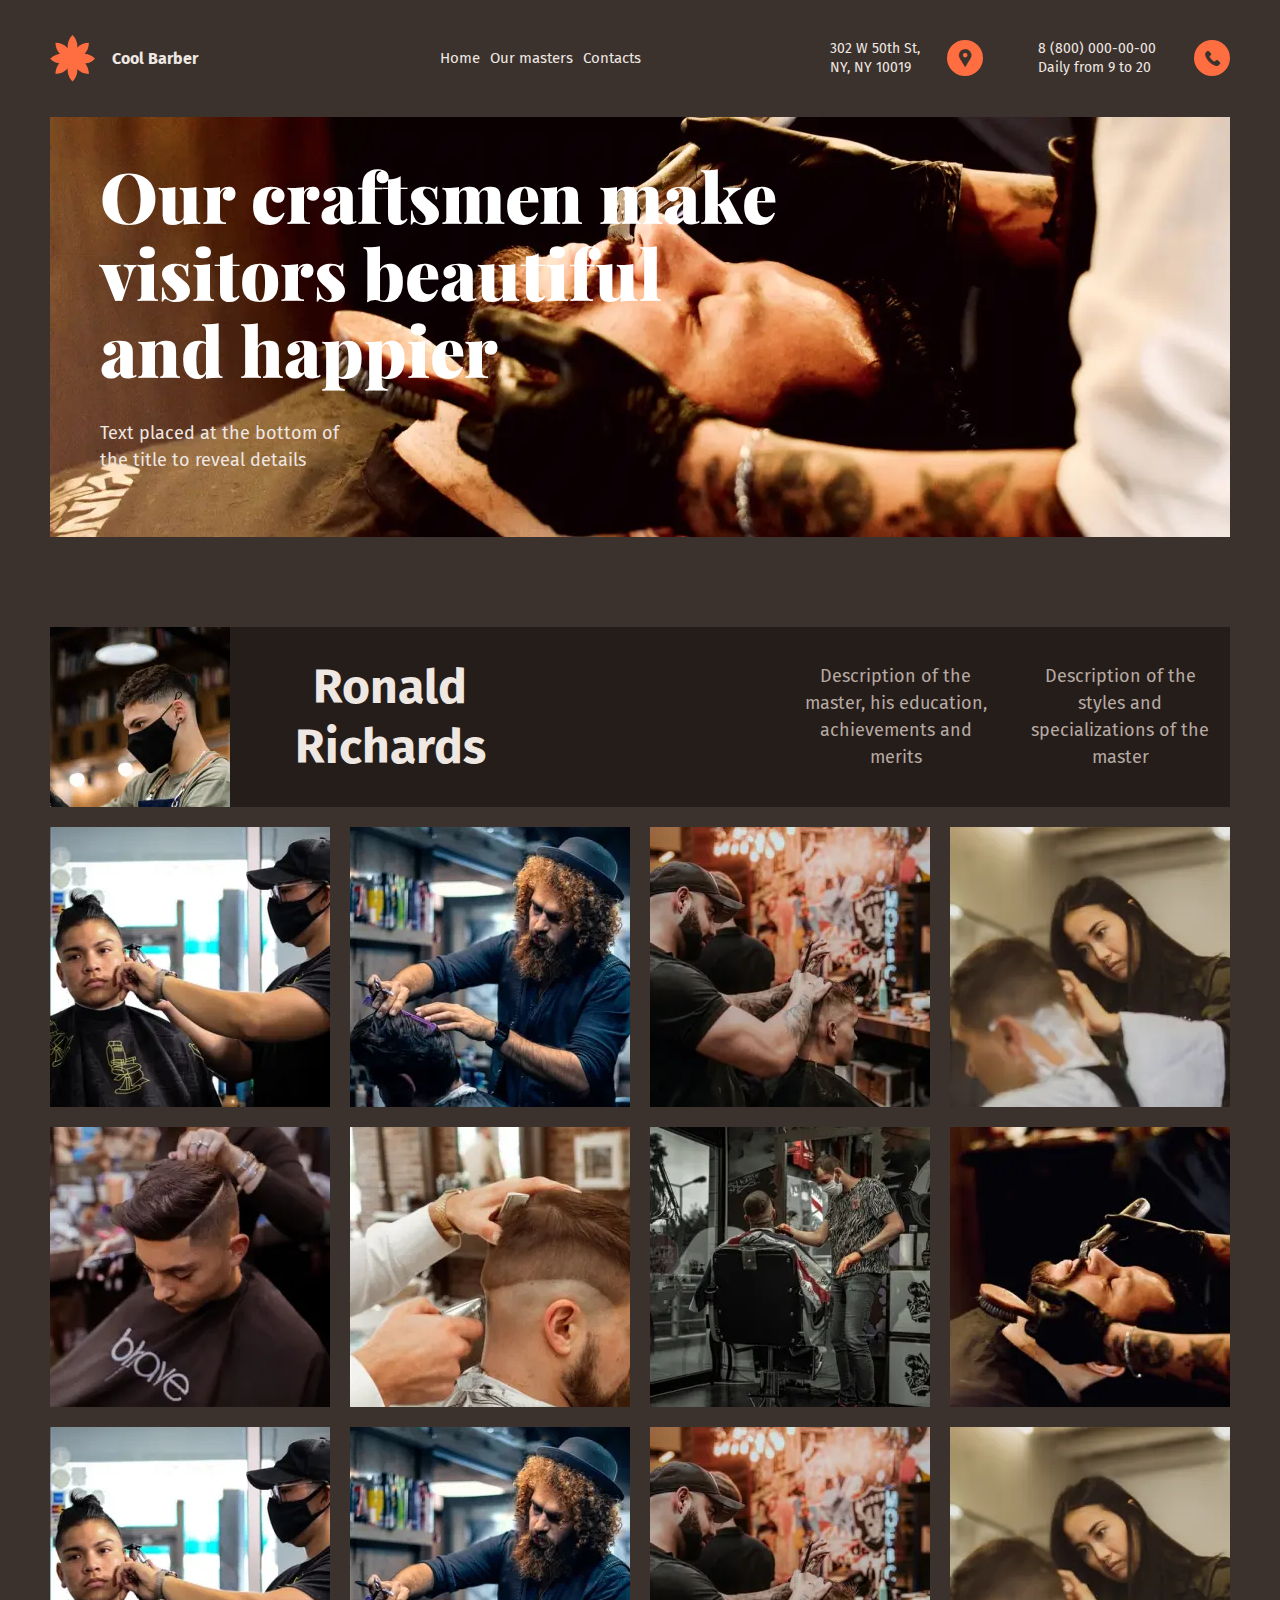
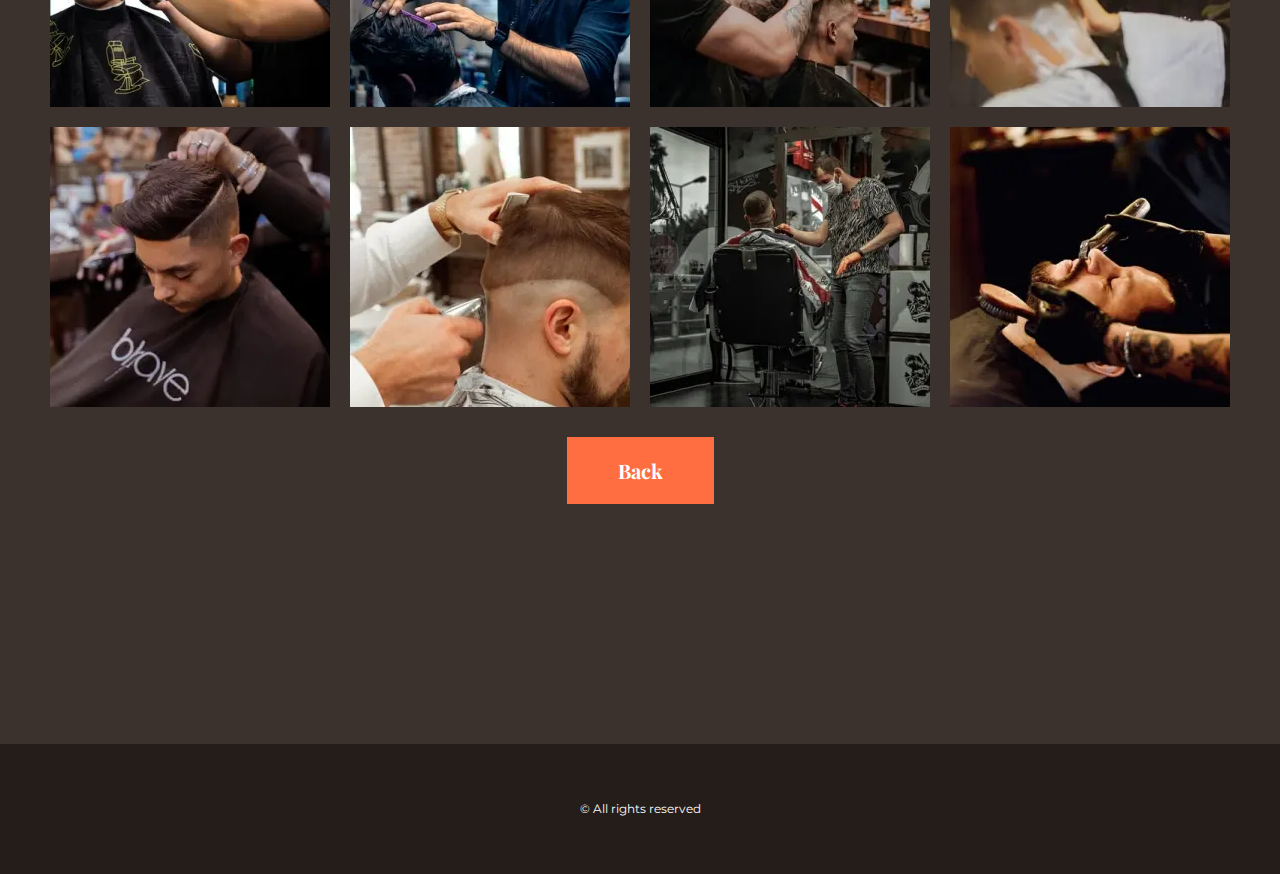
<file: gallery-master-two.html>
<!DOCTYPE html>
<html lang="en">

<head>
	<title>Gallary-Master</title>
	<meta charset="UTF-8">
	<meta name="format-detection" content="telephone=no">
	<!-- <style>body{opacity: 0;}</style> -->
	<link rel="stylesheet" href="css/style.min.css?_v=20240506205938">
	<link rel="shortcut icon" href="favicon.ico">
	<!-- <meta name="robots" content="noindex, nofollow"> -->
	<meta name="viewport" content="width=device-width, initial-scale=1.0">
</head>

<body>
	<div class="loader">
		<div class="loader__iner"></div>
	</div>
	<div class="wrapper">
		<header data-scroll="300" data-scroll-show="1000" class="header">
			<div class="header__container">
				<div class="header__body">
					<a href="index.html" class="header__logo">
						<img src="img/icons/logo.svg" alt="Logo" />
						<span>Cool Barber</span>
					</a>
					<div class="header__menu menu">
						<nav class="menu__body">
							<ul class="menu__list">
								<li id="index" class="menu__item">
									<a href="index.html" class="menu__link">Home</a>
								</li>
								<li id="gallery" class="menu__item">
									<a href="gallery.html" class="menu__link">Our masters</a>
								</li>
								<li id="testimon" class="menu__item">
									<a data-goto="#testimonials" data-goto-heade href="#" class="menu__link">Testimonials</a>
								</li>
								<li id="contacts" class="menu__item">
									<a href="contacts.html" class="menu__link">Contacts</a>
								</li>
							</ul>
						</nav>
					</div>
					<div class="header__nav nav-header">
						<a data-goto="#contacts" data-goto-header href="contacts.html" class="nav-header__map _icon-map">
							<p>302 W 50th St,</p>
							<p>NY, NY 10019</p>
						</a>
						<a href="tel:+8 (800) 000-00-00" class="nav-header__tel _icon-phone">
							<p>8 (800) 000-00-00</p>
							<p>Daily from 9 to 20</p>
						</a>
						<button type="button" class="menu__icon nav-header icon-menu"><span></span></button>
					</div>
				</div>
			</div>
		</header>

		<main class="page">
			<div class="page__container page__container_master">
				<section class="page__craftsmen craftsmen">
					<div class="craftsmen__image">
						<picture><source data-srcset="img/bg-gallery.webp" srcset="[data-uri]" type="image/webp"><img src="[data-uri]"  data-src="img/bg-gallery.jpg" alt="Foto-Our-Craftsmen"></picture>
					</div>
					<div class="craftsmen__title">
						<h2>Our craftsmen make visitors beautiful and happier</h2>
						<p>Text placed at the bottom of the title to reveal details</p>
					</div>
				</section>
				<section data-watch-once data-watch data-watch-threshold="0.1" class="page__gallery gallery-page">
					<div class="gallery-page__heder heder-gallery">
						<div class="heder-gallery__image-ibg">
							<picture><source srcset="img/gallery/ronald/r-titul.webp" type="image/webp"><img src="img/gallery/ronald/r-titul.jpg" alt="Titul-Devon"></picture>
						</div>
						<div class="heder-gallery__title">
							<h3>Ronald Richards</h3>
						</div>
						<div class="heder-gallery__text">
							<p>Description of the master, his education, achievements and merits</p>
							<p>Description of the styles and specializations of the master</p>
						</div>
					</div>
					<div data-gallery class="gallery-page__box-img-gallery">
						<a href="img/gallery/ronald/big-01.jpg" class="box-img-gallery__image">
							<picture><source srcset="img/gallery/ronald/preview-01.webp" type="image/webp"><img src="img/gallery/ronald/preview-01.jpg" alt="01"></picture>
						</a>
						<a href="img/gallery/ronald/big-02.jpg" class="box-img-gallery__image">
							<picture><source srcset="img/gallery/ronald/preview-02.webp" type="image/webp"><img src="img/gallery/ronald/preview-02.jpg" alt="01"></picture>
						</a>
						<a href="img/gallery/ronald/big-03.jpg" class="box-img-gallery__image">
							<picture><source srcset="img/gallery/ronald/preview-03.webp" type="image/webp"><img src="img/gallery/ronald/preview-03.jpg" alt="01"></picture>
						</a>
						<a href="img/gallery/ronald/big-04.jpg" class="box-img-gallery__image">
							<picture><source srcset="img/gallery/ronald/preview-04.webp" type="image/webp"><img src="img/gallery/ronald/preview-04.jpg" alt="01"></picture>
						</a>
						<a href="img/gallery/ronald/big-05.jpg" class="box-img-gallery__image">
							<picture><source srcset="img/gallery/ronald/preview-05.webp" type="image/webp"><img src="img/gallery/ronald/preview-05.jpg" alt="01"></picture>
						</a>
						<a href="img/gallery/ronald/big-06.jpg" class="box-img-gallery__image">
							<picture><source srcset="img/gallery/ronald/preview-06.webp" type="image/webp"><img src="img/gallery/ronald/preview-06.jpg" alt="01"></picture>
						</a>
						<a href="img/gallery/ronald/big-07.jpg" class="box-img-gallery__image">
							<picture><source srcset="img/gallery/ronald/preview-07.webp" type="image/webp"><img src="img/gallery/ronald/preview-07.jpg" alt="01"></picture>
						</a>
						<a href="img/gallery/ronald/big-08.jpg" class="box-img-gallery__image">
							<picture><source srcset="img/gallery/ronald/preview-08.webp" type="image/webp"><img src="img/gallery/ronald/preview-08.jpg" alt="01"></picture>
						</a>
						<a href="img/gallery/ronald/big-01.jpg" class="box-img-gallery__image">
							<picture><source srcset="img/gallery/ronald/preview-01.webp" type="image/webp"><img src="img/gallery/ronald/preview-01.jpg" alt="01"></picture>
						</a>
						<a href="img/gallery/ronald/big-02.jpg" class="box-img-gallery__image">
							<picture><source srcset="img/gallery/ronald/preview-02.webp" type="image/webp"><img src="img/gallery/ronald/preview-02.jpg" alt="01"></picture>
						</a>
						<a href="img/gallery/ronald/big-03.jpg" class="box-img-gallery__image">
							<picture><source srcset="img/gallery/ronald/preview-03.webp" type="image/webp"><img src="img/gallery/ronald/preview-03.jpg" alt="01"></picture>
						</a>
						<a href="img/gallery/ronald/big-04.jpg" class="box-img-gallery__image">
							<picture><source srcset="img/gallery/ronald/preview-04.webp" type="image/webp"><img src="img/gallery/ronald/preview-04.jpg" alt="01"></picture>
						</a>
						<a href="img/gallery/ronald/big-05.jpg" class="box-img-gallery__image">
							<picture><source srcset="img/gallery/ronald/preview-05.webp" type="image/webp"><img src="img/gallery/ronald/preview-05.jpg" alt="01"></picture>
						</a>
						<a href="img/gallery/ronald/big-06.jpg" class="box-img-gallery__image">
							<picture><source srcset="img/gallery/ronald/preview-06.webp" type="image/webp"><img src="img/gallery/ronald/preview-06.jpg" alt="01"></picture>
						</a>
						<a href="img/gallery/ronald/big-07.jpg" class="box-img-gallery__image">
							<picture><source srcset="img/gallery/ronald/preview-07.webp" type="image/webp"><img src="img/gallery/ronald/preview-07.jpg" alt="01"></picture>
						</a>
						<a href="img/gallery/ronald/big-08.jpg" class="box-img-gallery__image">
							<picture><source srcset="img/gallery/ronald/preview-08.webp" type="image/webp"><img src="img/gallery/ronald/preview-08.jpg" alt="01"></picture>
						</a>
					</div>
					<a href="gallery.html" class="gallery-page__button button-orang">Back</a>
				</section>
			</div>
		</main>
		<footer class="footer-rest">
			<div class="footer-rest__link">
				© All rights reserved
			</div>
		</footer>
	</div>
	<script src="js/app.min.js?_v=20240506205938"></script>
</body>

</html>
</file>
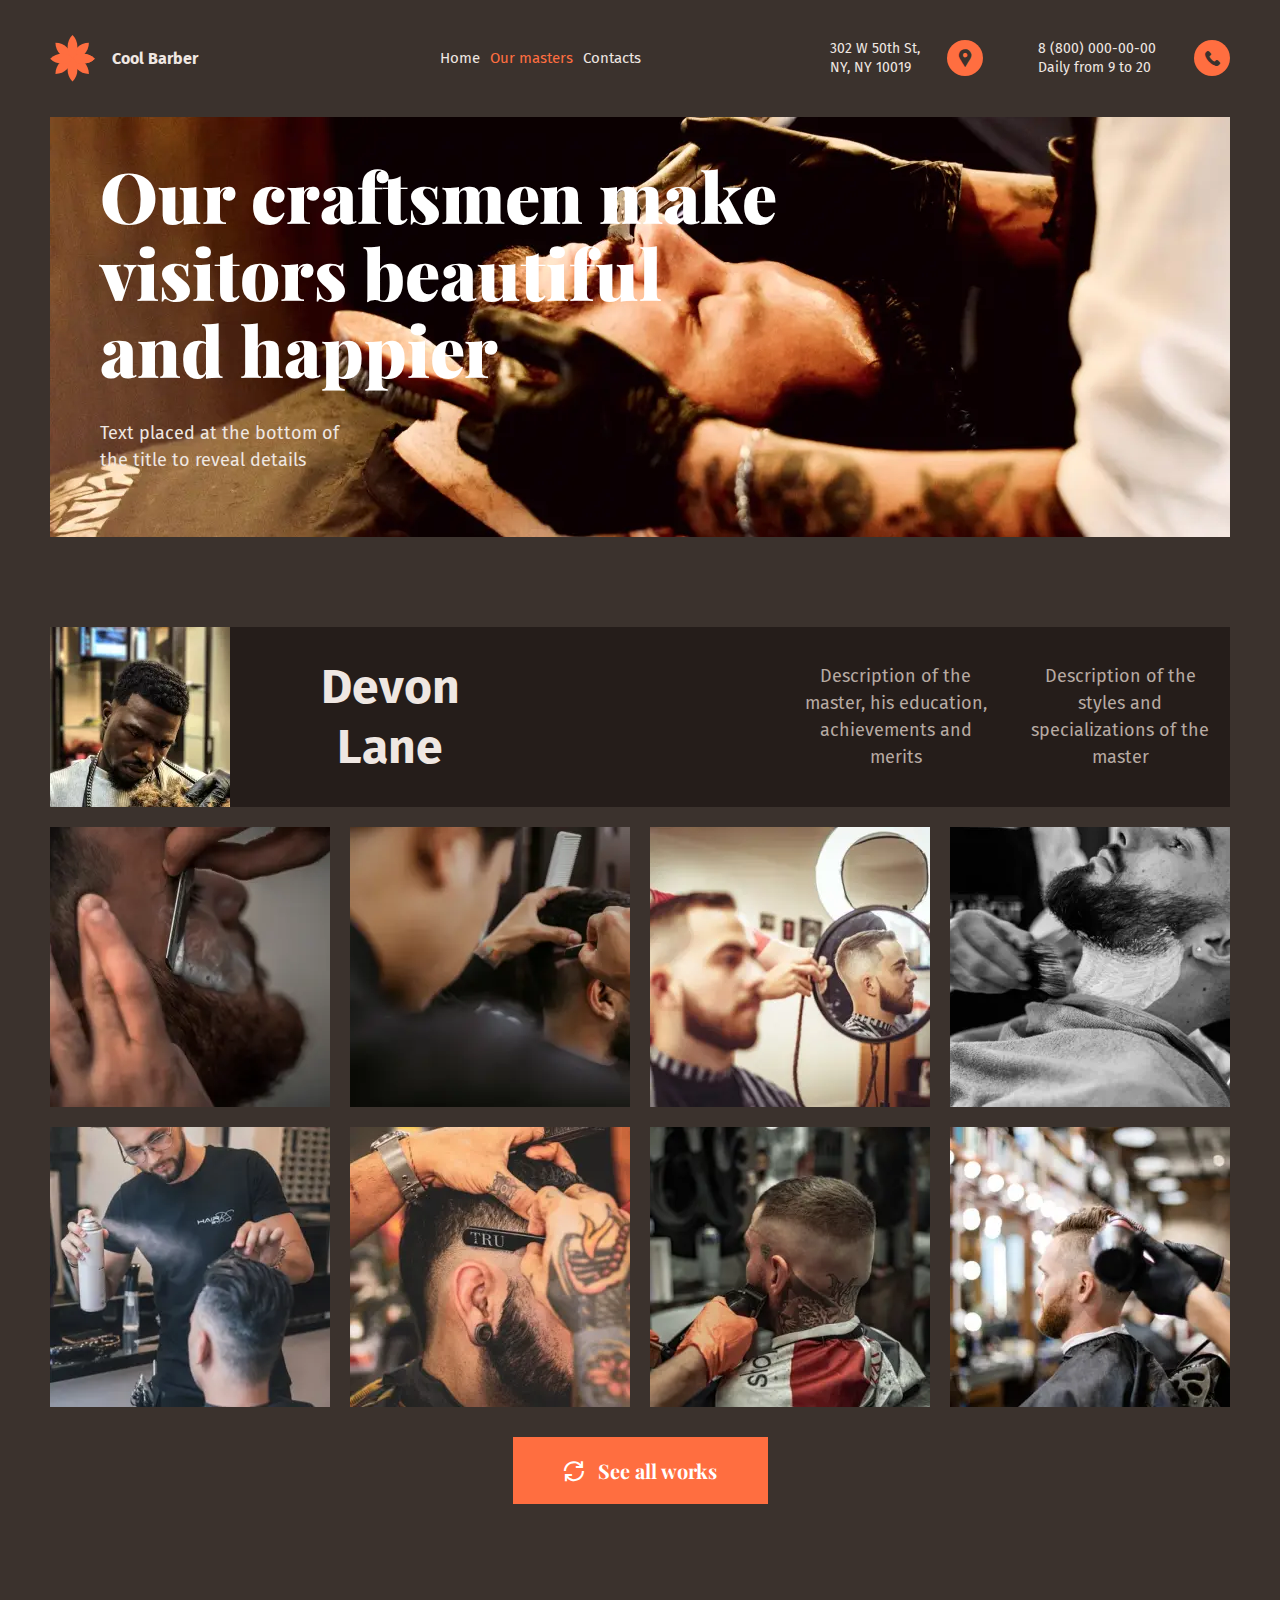
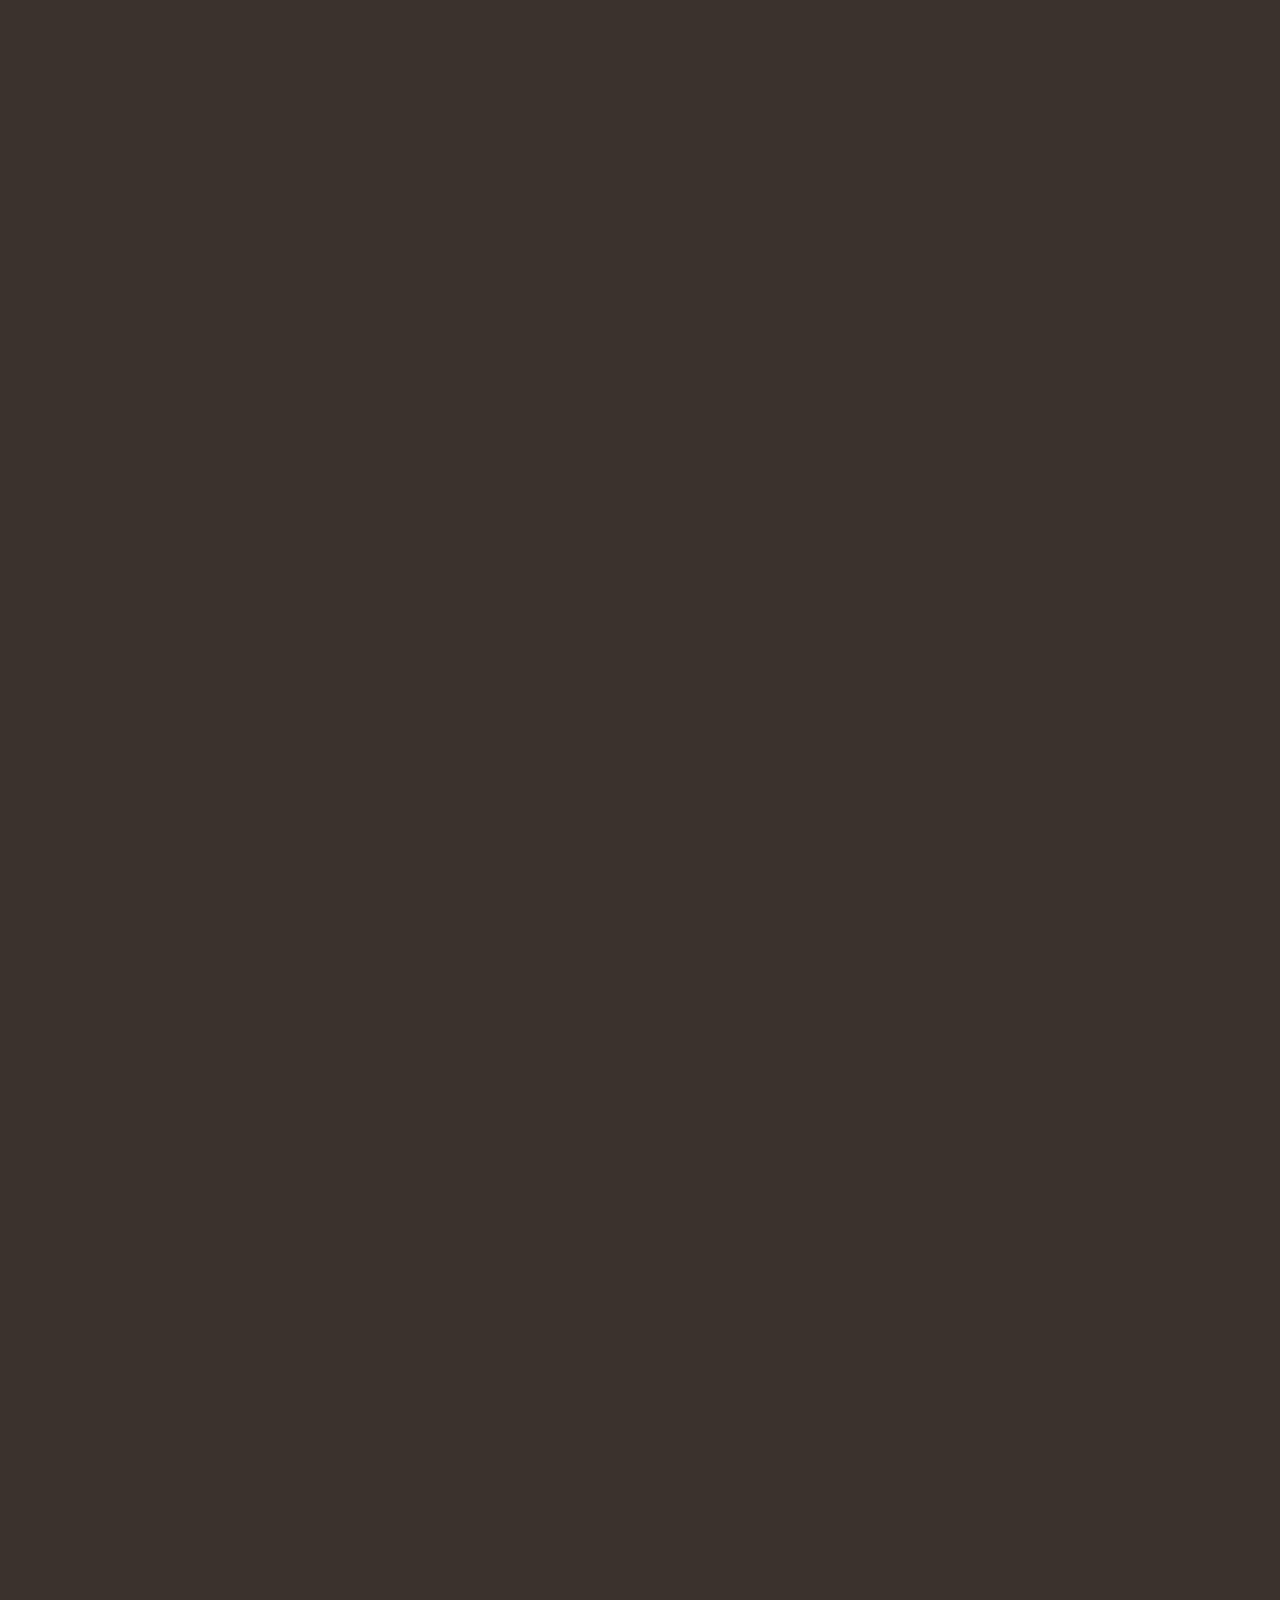
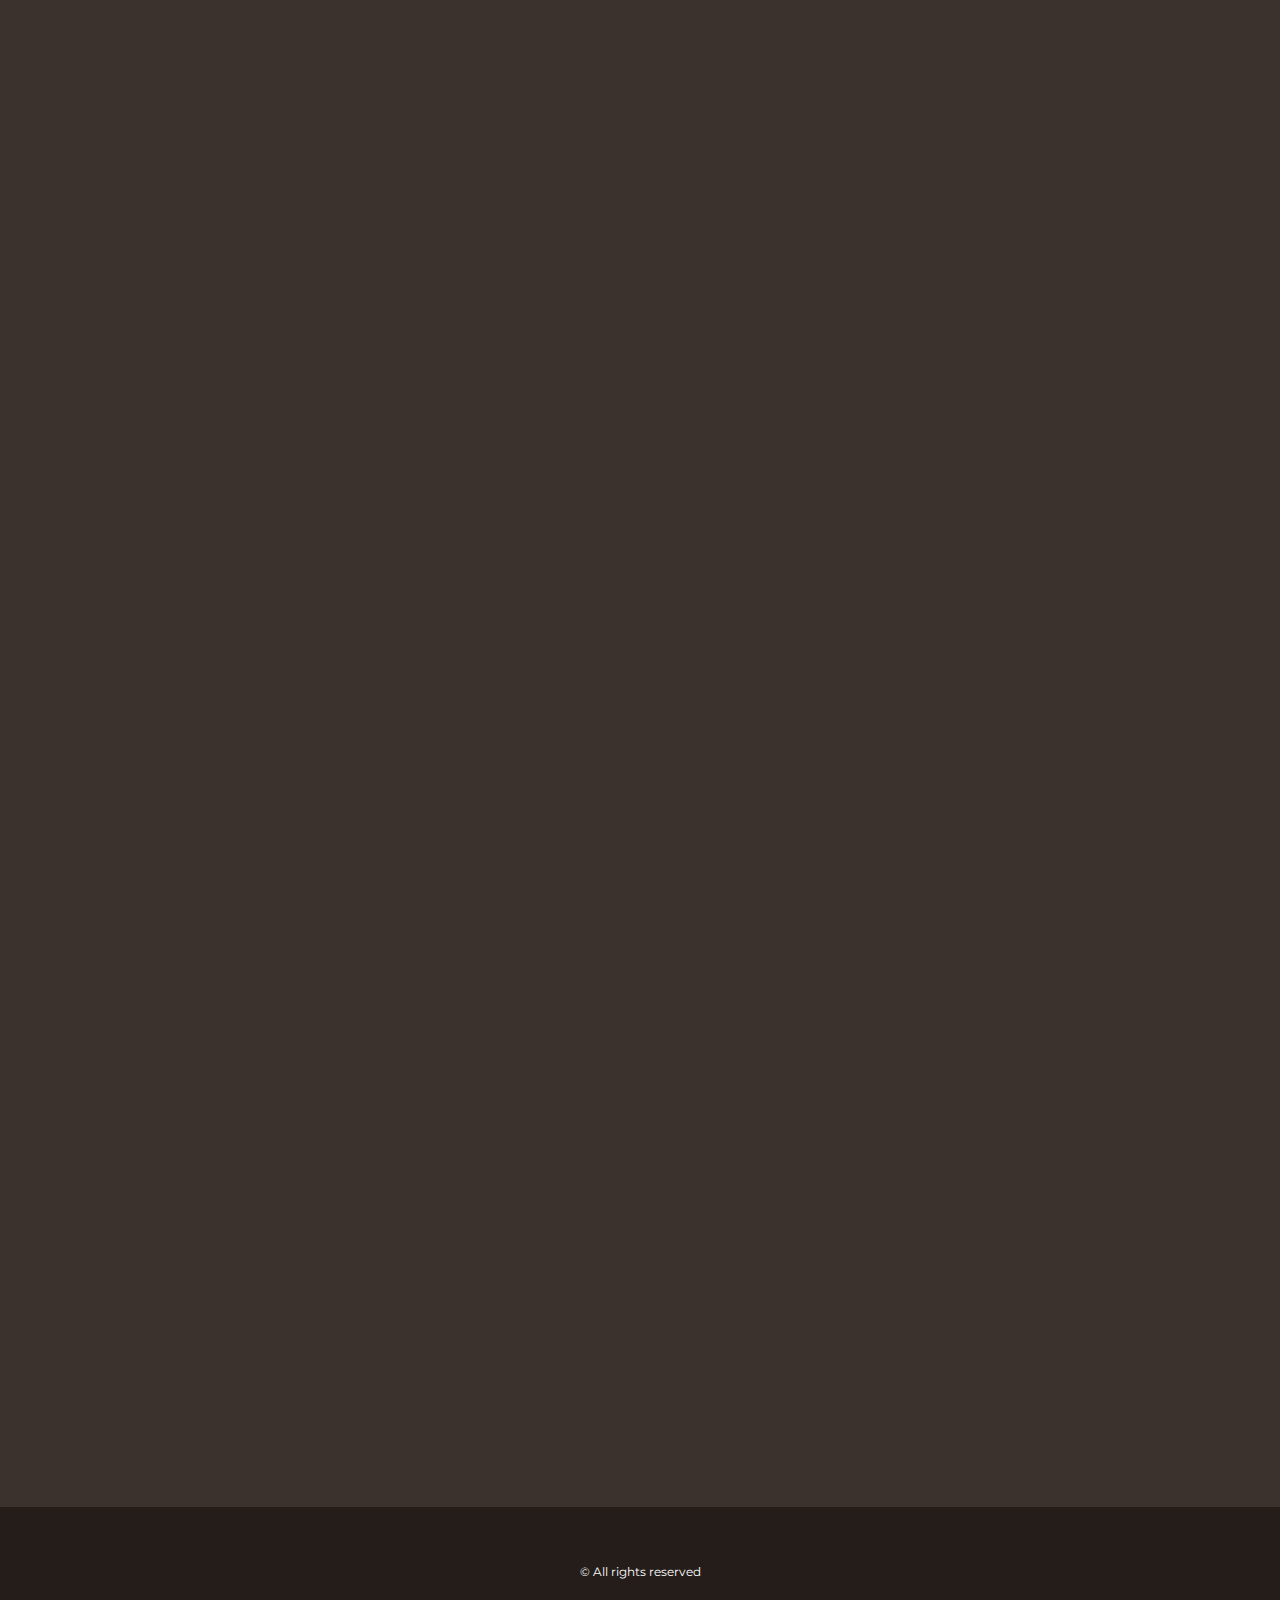
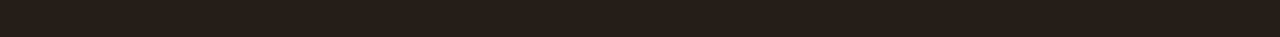
<file: gallery.html>
<!DOCTYPE html>
<html lang="en">

<head>
	<title>Gallary</title>
	<meta charset="UTF-8">
	<meta name="format-detection" content="telephone=no">
	<!-- <style>body{opacity: 0;}</style> -->
	<link rel="stylesheet" href="css/style.min.css?_v=20240506205938">
	<link rel="shortcut icon" href="favicon.ico">
	<!-- <meta name="robots" content="noindex, nofollow"> -->
	<meta name="viewport" content="width=device-width, initial-scale=1.0">
</head>

<body>
	<div class="loader">
		<div class="loader__iner"></div>
	</div>
	<div class="wrapper">
		<header data-scroll="300" data-scroll-show="1000" class="header">
			<div class="header__container">
				<div class="header__body">
					<a href="index.html" class="header__logo">
						<img src="img/icons/logo.svg" alt="Logo" />
						<span>Cool Barber</span>
					</a>
					<div class="header__menu menu">
						<nav class="menu__body">
							<ul class="menu__list">
								<li id="index" class="menu__item">
									<a href="index.html" class="menu__link">Home</a>
								</li>
								<li id="gallery" class="menu__item">
									<a href="gallery.html" class="menu__link">Our masters</a>
								</li>
								<li id="testimon" class="menu__item">
									<a data-goto="#testimonials" data-goto-heade href="#" class="menu__link">Testimonials</a>
								</li>
								<li id="contacts" class="menu__item">
									<a href="contacts.html" class="menu__link">Contacts</a>
								</li>
							</ul>
						</nav>
					</div>
					<div class="header__nav nav-header">
						<a data-goto="#contacts" data-goto-header href="contacts.html" class="nav-header__map _icon-map">
							<p>302 W 50th St,</p>
							<p>NY, NY 10019</p>
						</a>
						<a href="tel:+8 (800) 000-00-00" class="nav-header__tel _icon-phone">
							<p>8 (800) 000-00-00</p>
							<p>Daily from 9 to 20</p>
						</a>
						<button type="button" class="menu__icon nav-header icon-menu"><span></span></button>
					</div>
				</div>
			</div>
		</header>

		<main class="page">
			<div class="page__container">
				<section class="page__craftsmen craftsmen">
					<div class="craftsmen__image">
						<picture><source data-srcset="img/bg-gallery.webp" srcset="[data-uri]" type="image/webp"><img src="[data-uri]"  data-src="img/bg-gallery.jpg" alt="Foto-Our-Craftsmen"></picture>
					</div>
					<div class="craftsmen__title">
						<h2>Our craftsmen make visitors beautiful and happier</h2>
						<p>Text placed at the bottom of the title to reveal details</p>
					</div>
				</section>
				<section data-watch-once data-watch data-watch-threshold="0.1" class="page__gallery gallery-page">
					<div class="gallery-page__heder heder-gallery">
						<div class="heder-gallery__image-ibg">
							<picture><source srcset="img/gallery/devon-lane/d-l-titul.webp" type="image/webp"><img src="img/gallery/devon-lane/d-l-titul.jpg" alt="Titul-Devon"></picture>
						</div>
						<div class="heder-gallery__title">
							<h3>Devon Lane</h3>
						</div>
						<div class="heder-gallery__text">
							<p>Description of the master, his education, achievements and merits</p>
							<p>Description of the styles and specializations of the master</p>
						</div>
					</div>
					<div data-gallery class="gallery-page__box-img-gallery">
						<a href="img/gallery/devon-lane/01-big.jpg" class="box-img-gallery__image">
							<picture><source srcset="img/gallery/devon-lane/01-preview.webp" type="image/webp"><img src="img/gallery/devon-lane/01-preview.jpg" alt="01"></picture>
						</a>
						<a href="img/gallery/devon-lane/02-big.jpg" class="box-img-gallery__image">
							<picture><source srcset="img/gallery/devon-lane/02-preview.webp" type="image/webp"><img src="img/gallery/devon-lane/02-preview.jpg" alt="01"></picture>
						</a>
						<a href="img/gallery/devon-lane/03-big.jpg" class="box-img-gallery__image">
							<picture><source srcset="img/gallery/devon-lane/03-preview.webp" type="image/webp"><img src="img/gallery/devon-lane/03-preview.jpg" alt="01"></picture>
						</a>
						<a href="img/gallery/devon-lane/04-big.jpg" class="box-img-gallery__image">
							<picture><source srcset="img/gallery/devon-lane/04-preview.webp" type="image/webp"><img src="img/gallery/devon-lane/04-preview.jpg" alt="01"></picture>
						</a>
						<a href="img/gallery/devon-lane/05-big.jpg" class="box-img-gallery__image">
							<picture><source srcset="img/gallery/devon-lane/05-preview.webp" type="image/webp"><img src="img/gallery/devon-lane/05-preview.jpg" alt="01"></picture>
						</a>
						<a href="img/gallery/devon-lane/06-big.jpg" class="box-img-gallery__image">
							<picture><source srcset="img/gallery/devon-lane/06-preview.webp" type="image/webp"><img src="img/gallery/devon-lane/06-preview.jpg" alt="01"></picture>
						</a>
						<a href="img/gallery/devon-lane/07-big.jpg" class="box-img-gallery__image">
							<picture><source srcset="img/gallery/devon-lane/07-preview.webp" type="image/webp"><img src="img/gallery/devon-lane/07-preview.jpg" alt="01"></picture>
						</a>
						<a href="img/gallery/devon-lane/08-big.jpg" class="box-img-gallery__image">
							<picture><source srcset="img/gallery/devon-lane/08-preview.webp" type="image/webp"><img src="img/gallery/devon-lane/08-preview.jpg" alt="01"></picture>
						</a>
					</div>
					<a href="gallery-master-one.html" class="gallery-page__button button-orang _icon-arroeEleps">See all
						works</a>
				</section>
				<section data-watch-once data-watch data-watch-threshold="0.1" class="page__gallery gallery-page">
					<div class="gallery-page__heder heder-gallery">
						<div class="heder-gallery__image-ibg">
							<picture><source srcset="img/gallery/ronald/r-titul.webp" type="image/webp"><img src="img/gallery/ronald/r-titul.jpg" alt="Titul-Devon"></picture>
						</div>
						<div class="heder-gallery__title">
							<h3>Ronald Richards</h3>
						</div>
						<div class="heder-gallery__text">
							<p>Description of the master, his education, achievements and merits</p>
							<p>Description of the styles and specializations of the master</p>
						</div>
					</div>
					<div data-gallery class="gallery-page__box-img-gallery">
						<a href="img/gallery/ronald/big-01.jpg" class="box-img-gallery__image">
							<picture><source srcset="img/gallery/ronald/preview-01.webp" type="image/webp"><img src="img/gallery/ronald/preview-01.jpg" alt="01"></picture>
						</a>
						<a href="img/gallery/ronald/big-02.jpg" class="box-img-gallery__image">
							<picture><source srcset="img/gallery/ronald/preview-02.webp" type="image/webp"><img src="img/gallery/ronald/preview-02.jpg" alt="01"></picture>
						</a>
						<a href="img/gallery/ronald/big-03.jpg" class="box-img-gallery__image">
							<picture><source srcset="img/gallery/ronald/preview-03.webp" type="image/webp"><img src="img/gallery/ronald/preview-03.jpg" alt="01"></picture>
						</a>
						<a href="img/gallery/ronald/big-04.jpg" class="box-img-gallery__image">
							<picture><source srcset="img/gallery/ronald/preview-04.webp" type="image/webp"><img src="img/gallery/ronald/preview-04.jpg" alt="01"></picture>
						</a>
						<a href="img/gallery/ronald/big-05.jpg" class="box-img-gallery__image">
							<picture><source srcset="img/gallery/ronald/preview-05.webp" type="image/webp"><img src="img/gallery/ronald/preview-05.jpg" alt="01"></picture>
						</a>
						<a href="img/gallery/ronald/big-06.jpg" class="box-img-gallery__image">
							<picture><source srcset="img/gallery/ronald/preview-06.webp" type="image/webp"><img src="img/gallery/ronald/preview-06.jpg" alt="01"></picture>
						</a>
						<a href="img/gallery/ronald/big-07.jpg" class="box-img-gallery__image">
							<picture><source srcset="img/gallery/ronald/preview-07.webp" type="image/webp"><img src="img/gallery/ronald/preview-07.jpg" alt="01"></picture>
						</a>
						<a href="img/gallery/ronald/big-08.jpg" class="box-img-gallery__image">
							<picture><source srcset="img/gallery/ronald/preview-08.webp" type="image/webp"><img src="img/gallery/ronald/preview-08.jpg" alt="01"></picture>
						</a>
					</div>
					<a href="gallery-master-two.html" class="gallery-page__button button-orang _icon-arroeEleps">See all works</a>
				</section>
				<section data-watch-once data-watch data-watch-threshold="0.1" class="page__gallery gallery-page">
					<div class="gallery-page__heder heder-gallery">
						<div class="heder-gallery__image-ibg">
							<picture><source srcset="img/gallery/jane-cooper/j-k-titul.webp" type="image/webp"><img src="img/gallery/jane-cooper/j-k-titul.jpg" alt="Titul-Devon"></picture>
						</div>
						<div class="heder-gallery__title">
							<h3>Jane Cooper</h3>
						</div>
						<div class="heder-gallery__text">
							<p>Description of the master, his education, achievements and merits</p>
							<p>Description of the styles and specializations of the master</p>
						</div>
					</div>
					<div data-gallery class="gallery-page__box-img-gallery">
						<a href="img/gallery/jane-cooper/big-01.jpg" class="box-img-gallery__image">
							<picture><source srcset="img/gallery/jane-cooper/preview-01.webp" type="image/webp"><img src="img/gallery/jane-cooper/preview-01.jpg" alt="01"></picture>
						</a>
						<a href="img/gallery/jane-cooper/big-02.jpg" class="box-img-gallery__image">
							<picture><source srcset="img/gallery/jane-cooper/preview-02.webp" type="image/webp"><img src="img/gallery/jane-cooper/preview-02.jpg" alt="01"></picture>
						</a>
						<a href="img/gallery/jane-cooper/big-03.jpg" class="box-img-gallery__image">
							<picture><source srcset="img/gallery/jane-cooper/preview-03.webp" type="image/webp"><img src="img/gallery/jane-cooper/preview-03.jpg" alt="01"></picture>
						</a>
						<a href="img/gallery/jane-cooper/big-04.jpg" class="box-img-gallery__image">
							<picture><source srcset="img/gallery/jane-cooper/preview-04.webp" type="image/webp"><img src="img/gallery/jane-cooper/preview-04.jpg" alt="01"></picture>
						</a>
						<a href="img/gallery/jane-cooper/big-05.jpg" class="box-img-gallery__image">
							<picture><source srcset="img/gallery/jane-cooper/preview-05.webp" type="image/webp"><img src="img/gallery/jane-cooper/preview-05.jpg" alt="01"></picture>
						</a>
						<a href="img/gallery/jane-cooper/big-06.jpg" class="box-img-gallery__image">
							<picture><source srcset="img/gallery/jane-cooper/preview-06.webp" type="image/webp"><img src="img/gallery/jane-cooper/preview-06.jpg" alt="01"></picture>
						</a>
						<a href="img/gallery/jane-cooper/big-07.jpg" class="box-img-gallery__image">
							<picture><source srcset="img/gallery/jane-cooper/preview-07.webp" type="image/webp"><img src="img/gallery/jane-cooper/preview-07.jpg" alt="01"></picture>
						</a>
						<a href="img/gallery/jane-cooper/big-08.jpg" class="box-img-gallery__image">
							<picture><source srcset="img/gallery/jane-cooper/preview-08.webp" type="image/webp"><img src="img/gallery/jane-cooper/preview-08.jpg" alt="01"></picture>
						</a>
					</div>
					<a href="gallery-master-three.html" class="gallery-page__button button-orang _icon-arroeEleps">See all
						works</a>
				</section>
				<section data-watch-once data-watch data-watch-threshold="0.1" class="page__consultation">
					<article class="consultation consultation_gallery">
						<div class="consultation__container">
							<div class="consultation__body">
								<div class="consultation__title">
									<h3>Get in consultation with our expert barbers</h3>
									<p>Expand Call-to-Action Details</p>
								</div>
								<form method="get" action="#" class="consultation__form form-consultation">
									<div class="form-consultation__send send-form">
										<input data-required data-validate data-error="Error" name="phone" required autocomplete="on" type="tel" placeholder="+3 (___) ___-__-__" class="send-form__tel input">
										<input data-required data-validate data-error="Error" name="mail" required type="email" placeholder="Email" class="send-form__mail input">
										<button type="submit" class="send-form__button button-orang_black">Book now</button>
									</div>
									<div class="checkbox">
										<input checked id="c_1" data-error="Помилка" class="checkbox__input" type="checkbox" value="1" name="form[]">
										<label for="c_1" class="checkbox__label"><span class="checkbox__text">By clicking
												on the button, you
												agree to the <small>terms of processing personal data</small></span></label>
									</div>
								</form>
							</div>
						</div>
					</article>
				</section>
			</div>
			<section data-watch data-watch-threshold="0.3" class="page__contacts contacts-page">
				<div class="contacts-page__map map">
					<iframe class="map__iframe" src="https://www.google.com/maps/embed?pb=!1m14!1m12!1m3!1d3021.985576281848!2d-73.98925602419558!3d40.76234197138602!2m3!1f0!2f0!3f0!3m2!1i1024!2i768!4f13.1!5e0!3m2!1sru!2sua!4v1685723726841!5m2!1sru!2sua" style="border:0;" allowfullscreen="true" loading="lazy" referrerpolicy="strict-origin-when-cross-origin">
					</iframe>
				</div>
				<article class="contacts-page__container">
					<div class="contact">
						<div class="contact__title">
							<h3>Contacts</h3>
						</div>
						<div class="contact__link _icon-phone"><a href="tel:+8(800)0000000">8 (800) 000-00-00</a></div>
						<div class="contact__link _icon-mail"><a href="mailto">info@sitename.com</a></div>
						<div class="contact__link _icon-map"><a href="#">302 W 50th St, NY, NY 10019</a></div>
						<div class="contact__link _icon-clock"><a href="#">Daily from 9 to 20</a></div>
					</div>
				</article>
			</section>
		</main>
		<footer class="footer-rest">
			<div class="footer-rest__link">
				© All rights reserved
			</div>
		</footer>
	</div>
	<script src="js/app.min.js?_v=20240506205938"></script>
</body>

</html>
</file>
<file: css/style.min.css>
@charset "UTF-8";@import url(https://fonts.googleapis.com/css?family=Montserrat:regular,500,700,900&display=swap);@import url(https://fonts.googleapis.com/css?family=Fira+Sans:regular,500,700,900&display=swap);@import url(https://fonts.googleapis.com/css?family=Inter:500,700,900&display=swap);@import url(https://fonts.googleapis.com/css?family=Playfair+Display:700,900&display=swap);@font-face{font-family:icons;font-display:swap;src:url(../fonts/icons.woff2) format("woff2"),url(../fonts/icons.woff) format("woff");font-weight:400;font-style:normal}[class*=_icon-]:before{font-family:icons;font-style:normal;font-weight:400;font-variant:normal;text-transform:none;line-height:1;-webkit-font-smoothing:antialiased;-moz-osx-font-smoothing:grayscale}[class*=_icon-]:before{display:block}._icon-arroeEleps:before{content:"\e900"}._icon-arrowcheckbox:before{content:"\e901"}._icon-arrowSmol:before{content:"\e902"}._icon-clock:before{content:"\e903"}._icon-mail:before{content:"\e904"}._icon-map:before{content:"\e905"}._icon-phone:before{content:"\e906"}*{padding:0;margin:0;border:0}*,:after,:before{-webkit-box-sizing:border-box;box-sizing:border-box}body,html{height:100%;min-width:320px}body{color:#3b322d;line-height:1;font-family:"Fira Sans";font-size:.9375rem;-ms-text-size-adjust:100%;-moz-text-size-adjust:100%;-webkit-text-size-adjust:100%;-webkit-font-smoothing:antialiased;-moz-osx-font-smoothing:grayscale}button,input,textarea{font-family:"Fira Sans";font-size:inherit;line-height:inherit}button{cursor:pointer;color:inherit;background-color:transparent}a{color:inherit;text-decoration:none}ul li{list-style:none}img{vertical-align:top}h1,h2,h3,h4,h5,h6{font-weight:inherit;font-size:inherit}.lock body{overflow:hidden;-ms-touch-action:none;touch-action:none;-ms-scroll-chaining:none;overscroll-behavior:none}.loader{position:relative;width:100%;height:100%;background-color:#fff;z-index:99}.loader__iner{background:url(../img/icons/loading.svg) center no-repeat;position:absolute;top:0;left:0;width:100%;height:100%;-o-object-fit:cover;object-fit:cover;z-index:100;-webkit-animation-name:rotate;animation-name:rotate;-webkit-animation-duration:5s;animation-duration:5s;-webkit-animation-timing-function:linear;animation-timing-function:linear;-webkit-animation-iteration-count:infinite;animation-iteration-count:infinite}@-webkit-keyframes rotate{0%{-webkit-transform:rotate(0);transform:rotate(0)}100%{-webkit-transform:rotate(360deg);transform:rotate(360deg)}}@keyframes rotate{0%{-webkit-transform:rotate(0);transform:rotate(0)}100%{-webkit-transform:rotate(360deg);transform:rotate(360deg)}}.loaded .loader{display:none}.wrapper{min-height:100%;display:-webkit-box;display:-ms-flexbox;display:flex;-webkit-box-orient:vertical;-webkit-box-direction:normal;-ms-flex-direction:column;flex-direction:column;overflow:hidden}@supports (overflow:clip){.wrapper{overflow:clip}}.wrapper>main{-webkit-box-flex:1;-ms-flex:1 1 auto;flex:1 1 auto}.wrapper>*{min-width:0}[class*=__container]{max-width:75.625rem;margin:0 auto;padding:0 .9375rem}input[type=email],input[type=tel],input[type=text],textarea{-webkit-appearance:none;-moz-appearance:none;appearance:none}.input{border-radius:0!important;width:100%;display:block;padding:0 20px;border:1px solid #eee}.input[placeholder]:not([data-placeholder-nohiden])::-webkit-input-placeholder{-webkit-transition:opacity .3s;transition:opacity .3s}.input[placeholder]:not([data-placeholder-nohiden])::-moz-placeholder{-moz-transition:opacity .3s;transition:opacity .3s}.input[placeholder]:not([data-placeholder-nohiden]):-ms-input-placeholder{-ms-transition:opacity .3s;transition:opacity .3s}.input[placeholder]:not([data-placeholder-nohiden])::-ms-input-placeholder{-ms-transition:opacity .3s;transition:opacity .3s}.input[placeholder]:not([data-placeholder-nohiden])::placeholder{-webkit-transition:opacity .3s;-o-transition:opacity .3s;transition:opacity .3s}.input[placeholder]:not([data-placeholder-nohiden]):focus::-webkit-input-placeholder{opacity:0}.input[placeholder]:not([data-placeholder-nohiden]):focus::-moz-placeholder{opacity:0}.input[placeholder]:not([data-placeholder-nohiden]):focus:-ms-input-placeholder{opacity:0}.input[placeholder]:not([data-placeholder-nohiden]):focus::-ms-input-placeholder{opacity:0}.input[placeholder]:not([data-placeholder-nohiden]):focus::placeholder{opacity:0}textarea.input{resize:none;padding:0 0}.checkbox{position:relative}.checkbox:not(:last-child){margin-bottom:.3125em}.checkbox__input{position:absolute;width:0;height:0;opacity:0}.checkbox__input:checked+.checkbox__label::before{background:#000}.checkbox__label{cursor:pointer;position:relative;padding-left:1.1875rem}.checkbox__label::before{content:"";position:absolute;top:3px;left:0;width:12px;height:12px;border:1px solid #a7a9ac}.checkbox__text{font-family:"Fira Sans";font-weight:400;font-size:.8125rem;line-height:1.3;color:#b7aaa2}.checkbox__text small{text-decoration:underline}.tabs__navigation{display:-webkit-box;display:-ms-flexbox;display:flex}.tabs__title{border:1px solid #eee;padding:.625rem .9375rem;border-radius:.3125rem}.tabs__title._tab-active{border:1px solid #000}.tabs__content{border:1px solid #eee;padding:.625rem .9375rem}[class*=-ibg]{position:relative}[class*=-ibg] img{position:absolute;width:100%;height:100%;top:0;left:0;-o-object-fit:cover;object-fit:cover}[class*=-ibg_contain] img{-o-object-fit:contain;object-fit:contain}.first-page__img img{position:absolute;top:0;left:0;width:100%;height:100%;-o-object-fit:cover;object-fit:cover}.button-orang{background-color:#ff6e40;padding:1.15625rem 3.1875rem;font-family:"Playfair Display";font-weight:700;line-height:1.5;text-align:center;color:#fff;-webkit-transition:all .3s;-o-transition:all .3s;transition:all .3s}.consultation__container{background-color:#ff6e40}.consultation__body{padding:4.375rem 0;display:-ms-grid;display:grid;-ms-grid-columns:74.5762711864%;grid-template-columns:74.5762711864%;-webkit-box-pack:center;-ms-flex-pack:center;justify-content:center}.consultation__title{padding:0 3.75rem}.consultation__title:not(:last-child){margin-bottom:2.1875rem}.consultation__title h3{font-family:"Playfair Display";font-weight:900;line-height:1.3;text-align:center;color:#000}.consultation__title h3:not(:last-child){margin-bottom:.75rem}.consultation__title p{font-family:"Fira Sans";font-weight:400;line-height:1.4;text-align:center;color:#3b322d}.consultation__form{text-align:center}.send-form{display:-ms-grid;display:grid;-ms-grid-columns:36.7045454545% 36.7045454545% 22.0454545455%;grid-template-columns:36.7045454545% 36.7045454545% 22.0454545455%;gap:1.25rem}.send-form:not(:last-child){margin-bottom:1.5rem}.send-form__tel{background-color:transparent;border:1px solid #000;font-family:"Fira Sans";font-weight:400;line-height:1.3;color:#fff}.send-form__mail{background-color:transparent;border:1px solid #000;font-family:"Fira Sans";font-weight:400;line-height:1.3;color:#fff}.button-orang_black{background-color:#000;font-family:"Playfair Display";font-weight:700;line-height:1.5;color:#fff}.checkbox-form{text-align:center}.block-contacts{margin:0 250px}.contact{width:40.6779661017%;padding-right:.625rem;border-radius:.3125rem;background-color:#251d1a}.contact__title:not(:last-child){margin-bottom:2.125rem}.contact__title h3{font-weight:700;line-height:1.25;color:#fff}.contact__link{display:-webkit-box;display:-ms-flexbox;display:flex;-webkit-column-gap:6.4583333333%;-moz-column-gap:6.4583333333%;column-gap:6.4583333333%;-webkit-box-align:center;-ms-flex-align:center;align-items:center;font-weight:400;line-height:1.4;color:#fff;-webkit-transition:all .3s;-o-transition:all .3s;transition:all .3s}.contact__link:not(:last-child){padding-bottom:7.0833333333%}.contact__link::before{color:#000;padding:.7272727273em;border-radius:50%;background-color:#ff6e40;text-align:center;cursor:pointer;-webkit-transition:all .3s;-o-transition:all .3s;transition:all .3s}.header{position:fixed;top:0;left:0;width:100%;background-color:#3b322d;z-index:50}.header._header-scroll{position:fixed;top:-200%}.header._header-show{-webkit-transition:top .1s ease 0s;-o-transition:top .1s ease 0s;transition:top .1s ease 0s;top:0;background-color:rgba(59,50,45,.9)}.header__body{display:-ms-grid;display:grid;-ms-grid-columns:16.9491525424% 45.7627118644% 33.8983050847%;grid-template-columns:16.9491525424% 45.7627118644% 33.8983050847%;-webkit-box-align:center;-ms-flex-align:center;align-items:center;gap:1.25rem;position:relative}.header__logo{display:-webkit-box;display:-ms-flexbox;display:flex;-webkit-box-align:center;-ms-flex-align:center;align-items:center;gap:1.0625rem;-webkit-transition:all .3s;-o-transition:all .3s;transition:all .3s}.header__logo img{-webkit-box-flex:0;-ms-flex:0 0 2.8125rem;flex:0 0 2.8125rem;width:100%}.header__logo span{font-family:"Fira Sans";font-weight:700;line-height:1.5;color:#efe7e2}.menu__list{display:-webkit-box;display:-ms-flexbox;display:flex;gap:.625rem;-ms-flex-wrap:wrap;flex-wrap:wrap;row-gap:.3125rem;-webkit-box-pack:center;-ms-flex-pack:center;justify-content:center}.menu__link{font-family:"Fira Sans";font-weight:400;line-height:1.3;color:#efe7e2;position:relative}.menu__link::before{content:"";position:absolute;top:105%;left:50%;width:0;border:1px solid #ff6e40;-webkit-transition:all .3s;-o-transition:all .3s;transition:all .3s;opacity:0}.active a{color:#ff6e40}.nav-header{display:-webkit-box;display:-ms-flexbox;display:flex;gap:3.4375rem;-webkit-box-pack:end;-ms-flex-pack:end;justify-content:flex-end;-webkit-box-align:center;-ms-flex-align:center;align-items:center}.nav-header__map{-webkit-box-flex:0;-ms-flex:0 1 10rem;flex:0 1 10rem;position:relative}.nav-header__map::before{font-size:1.125rem;position:absolute;top:0;right:0;width:2.25rem;height:2.25rem;border-radius:50%;background-color:#ff6e40;display:-webkit-box;display:-ms-flexbox;display:flex;-webkit-box-align:center;-ms-flex-align:center;align-items:center;-webkit-box-pack:center;-ms-flex-pack:center;justify-content:center;-webkit-transition:all .3s;-o-transition:all .3s;transition:all .3s}.nav-header__map p{font-family:"Fira Sans";font-weight:400;line-height:1.3;color:#efe7e2}.nav-header__tel{position:relative;-webkit-box-flex:0;-ms-flex:0 1 12.5rem;flex:0 1 12.5rem}.nav-header__tel::before{position:absolute;top:0;right:0;width:2.25rem;height:2.25rem;border-radius:50%;background-color:#ff6e40;display:-webkit-box;display:-ms-flexbox;display:flex;-webkit-box-align:center;-ms-flex-align:center;align-items:center;-webkit-box-pack:center;-ms-flex-pack:center;justify-content:center;-webkit-transition:all .3s;-o-transition:all .3s;transition:all .3s}.nav-header__tel p{font-family:"Fira Sans";font-weight:400;line-height:1.3;color:#efe7e2}.icon-menu{display:none}.footer__link{padding-bottom:2.0833333333%;background-color:#000;display:-webkit-box;display:-ms-flexbox;display:flex;-webkit-box-orient:vertical;-webkit-box-direction:normal;-ms-flex-direction:column;flex-direction:column;text-align:center;gap:1rem}.footer__link a{font-family:Montserrat;font-weight:400;font-size:.75rem;line-height:1.3;color:#fff}.footer-rest{text-align:center;background-color:#251d1a}.footer-rest__link{font-family:Montserrat;font-weight:400;font-size:.75rem;line-height:1.3;color:#fff}.page{background-color:#3b322d;width:100%;height:100%}.page__container{position:relative;z-index:2}.page__fon{background-color:#251d1a;-webkit-transform:translateY(-9.375rem);-ms-transform:translateY(-9.375rem);transform:translateY(-9.375rem)}.page__benefit{-webkit-transform:translateY(3.125rem);-ms-transform:translateY(3.125rem);transform:translateY(3.125rem);opacity:0;-webkit-transition:all .3s;-o-transition:all .3s;transition:all .3s}._watcher-view .page__benefit{-webkit-transform:translateY(0);-ms-transform:translateY(0);transform:translateY(0);opacity:1}.page__about{-webkit-transform:translateY(3.125rem);-ms-transform:translateY(3.125rem);transform:translateY(3.125rem);opacity:0;-webkit-transition:all .3s;-o-transition:all .3s;transition:all .3s}.page__about._watcher-view{-webkit-transform:translateY(0);-ms-transform:translateY(0);transform:translateY(0);opacity:1}.page__testimonials{-webkit-transform:translateY(3.125rem);-ms-transform:translateY(3.125rem);transform:translateY(3.125rem);opacity:0;-webkit-transition:all .3s;-o-transition:all .3s;transition:all .3s}.page__testimonials._watcher-view{-webkit-transform:translateY(0);-ms-transform:translateY(0);transform:translateY(0);opacity:1}.page__price-our{-webkit-transform:translateY(3.125rem);-ms-transform:translateY(3.125rem);transform:translateY(3.125rem);opacity:0;-webkit-transition:all .3s;-o-transition:all .3s;transition:all .3s}.page__price-our._watcher-view{-webkit-transform:translateY(0);-ms-transform:translateY(0);transform:translateY(0);opacity:1}.page__consultation{-webkit-transform:translateY(3.125rem);-ms-transform:translateY(3.125rem);transform:translateY(3.125rem);opacity:0;-webkit-transition:all .3s;-o-transition:all .3s;transition:all .3s}.page__consultation._watcher-view{-webkit-transform:translateY(0);-ms-transform:translateY(0);transform:translateY(0);opacity:1}.page__contacts{-webkit-transform:translateY(3.125rem);-ms-transform:translateY(3.125rem);transform:translateY(3.125rem);opacity:0;-webkit-transition:all .3s;-o-transition:all .3s;transition:all .3s}.page__contacts._watcher-view{-webkit-transform:translateY(0);-ms-transform:translateY(0);transform:translateY(0);opacity:1}.first-page{min-height:100%}.first-page__img{position:absolute;top:0;left:0;width:100%;height:100%}.first-page__contents{position:relative;z-index:2}.img-first::before{content:"";width:100%;height:100%;position:absolute;top:0;left:0;background-color:rgba(37,29,26,.3);z-index:1}.contents-first{display:-webkit-box;display:-ms-flexbox;display:flex;-webkit-box-orient:vertical;-webkit-box-direction:normal;-ms-flex-direction:column;flex-direction:column;min-height:100%;gap:38.25rem}.contents-first__button{margin:5.0847457627%;width:12.125rem}.head-first{display:-webkit-box;display:-ms-flexbox;display:flex;-webkit-box-align:center;-ms-flex-align:center;align-items:center;gap:3.125rem;padding-top:2.5rem}.head-first__title{-webkit-box-flex:0;-ms-flex:0 1 56.8644067797%;flex:0 1 56.8644067797%}.head-first__title h1{font-family:"Playfair Display";font-weight:900;line-height:1.1;color:#fff}.head-first__right{-webkit-box-flex:0;-ms-flex:0 1 18.8125rem;flex:0 1 18.8125rem}.right-first{padding-top:2.1875rem}.right-first__rated{font-family:"Playfair Display";font-weight:700;font-size:.875rem;line-height:1.5;letter-spacing:.1em;padding:.59375rem 1.5625rem;border:1px solid #efe7e2;color:#fff;display:inline-block;-webkit-transition:all .3s;-o-transition:all .3s;transition:all .3s}.right-first__rated:not(:last-child){margin-bottom:1.8125rem}.right-first p{font-family:"Fira Sans";font-weight:400;line-height:1.5;color:#efe7e2}.benefit__body{padding-top:29.6610169492%;padding-bottom:10.1694915254%}.benefit__cards{display:-webkit-box;display:-ms-flexbox;display:flex;gap:11.8644067797%}.card-benefit{-webkit-box-flex:0;-ms-flex:0 1 25.4237288136%;flex:0 1 25.4237288136%;display:-webkit-box;display:-ms-flexbox;display:flex;-webkit-box-orient:vertical;-webkit-box-direction:normal;-ms-flex-direction:column;flex-direction:column;-webkit-box-align:center;-ms-flex-align:center;align-items:center}.card-benefit__image{width:5rem;height:5rem}.card-benefit__image img{width:100%}.card-benefit__image:not(:last-child){margin-bottom:1.5rem}.card-benefit__title h4{font-family:"Fira Sans";font-weight:600;line-height:1.3;text-align:center;color:#efe7e2}.card-benefit__title:not(:last-child){margin-bottom:.625rem}.card-benefit__text{width:81.3333333333%;font-family:"Fira Sans";font-weight:400;line-height:1.5;display:-webkit-box;-webkit-box-orient:vertical;-webkit-line-clamp:2;overflow:hidden;text-align:center;color:#b7aaa2}.about__container{margin-bottom:7.5rem}.title:not(:last-child){margin-bottom:3.75rem}.title h3{font-weight:700;line-height:1.25;text-align:center;color:#fff}.title h3:not(:last-child){margin-bottom:.75rem}.title p{font-weight:400;line-height:1.6;text-align:center;color:#efe7e2;width:49.1525423729%;margin:0 auto}.images-about{display:-ms-grid;display:grid;-ms-grid-columns:(49.1525423729%)[2];grid-template-columns:repeat(2,49.1525423729%);gap:1.25rem}.images-about:not(:last-child){margin-bottom:3.75rem}.left-about{display:-ms-grid;display:grid;-ms-grid-columns:(48.275862069%)[2];grid-template-columns:repeat(2,48.275862069%);gap:1.25rem}.left-about__img-01-ibg{-ms-grid-column-span:2;grid-column:span 2;padding-bottom:58.1034482759%}.left-about__img-02-ibg{padding-bottom:100%}.left-about__img-03-ibg{padding-bottom:100%}.right-about{display:-ms-grid;display:grid;-ms-grid-columns:(48.275862069%)[2];grid-template-columns:repeat(2,48.275862069%);gap:1.25rem}.right-about__img-04-ibg{padding-bottom:100%}.right-about__img-05-ibg{padding-bottom:100%}.right-about__img-06-ibg{-ms-grid-column-span:2;grid-column:span 2;padding-bottom:58.1034482759%}.button-about{width:57.4576271186%;margin:0 auto;display:-webkit-box;display:-ms-flexbox;display:flex;-webkit-box-align:center;-ms-flex-align:center;align-items:center;gap:1.875rem}.button-about__masters{width:63.7168141593%}.button-about__insta{font-weight:700;line-height:1.5;letter-spacing:.1em;text-transform:uppercase;text-align:center;color:#fff;border:1px solid #efe7e2;padding:1.46875rem 2.5rem;-webkit-transition:all .3s;-o-transition:all .3s;transition:all .3s}.testimonials__body{margin-bottom:7.5rem}.slide-testimonials{position:relative}.slide-item{display:-ms-grid;display:grid;text-align:left;gap:1.5rem}.slide-item__avatar-ibg{padding-bottom:100%;overflow:hidden}.slide-item__name{font-weight:700;font-size:.875rem;line-height:1.5;color:#fff}.slide-item__review{font-size:1rem;font-weight:400;line-height:1.5;color:#fff;display:-webkit-box;-webkit-box-orient:vertical;-webkit-line-clamp:3;overflow:hidden}.slide-item__big-review{font-size:.875rem;font-weight:400;line-height:1.3;color:#ff6e40;text-align:left}.slider-text-open .slide-item__review{display:-webkit-box;-webkit-box-orient:vertical;-webkit-line-clamp:15;overflow:hidden}.swiper-button-prev{position:absolute;top:25%;left:-3.375rem;height:2.125rem;width:2.125rem;border-radius:50%;background-color:#b7aaa2;-webkit-transition:all .3s;-o-transition:all .3s;transition:all .3s}.swiper-button-prev::before{font-size:1.0625rem;color:#251d1a}.swiper-button-prev.swiper-button-disabled{opacity:.4;cursor:default}.swiper-button-next{position:absolute;top:25%;right:-3.375rem;height:2.125rem;width:2.125rem;border-radius:50%;background-color:#b7aaa2;-webkit-transition:all .3s;-o-transition:all .3s;transition:all .3s}.swiper-button-next::before{font-size:1.0625rem;color:#251d1a;-webkit-transform:rotate(-180deg);-ms-transform:rotate(-180deg);transform:rotate(-180deg)}.swiper-button-next.swiper-button-disabled{opacity:.4;cursor:default}.price-our{background-color:#251d1a}.price-our__items{display:-ms-grid;display:grid;-ms-grid-columns:(minmax(23.7288135593%,1fr))[4];grid-template-columns:repeat(4,minmax(23.7288135593%,1fr));gap:1.25rem}.item-our{display:-webkit-box;display:-ms-flexbox;display:flex;-webkit-box-orient:vertical;-webkit-box-direction:normal;-ms-flex-direction:column;flex-direction:column;gap:1.25rem}.item-our__image-ibg{padding-bottom:100%}.item-our__title{font-weight:500;line-height:1.3;color:#efe7e2}.box-price{display:-webkit-box;display:-ms-flexbox;display:flex;-webkit-box-pack:justify;-ms-flex-pack:justify;justify-content:space-between;gap:.3125rem}.box-price__name-list:not(:last-child){margin-bottom:.625rem}.box-price__name-list a{font-weight:400;line-height:1.7;color:#efe7e2}.box-price__time-price-list:not(:last-child){margin-bottom:.625rem}.box-price__time-price-list li{font-weight:400;font-size:.875rem;line-height:1.7;color:#b7aaa2}.box-price__time-price-list a{font-weight:700;line-height:1.7;color:#fff;margin-left:.5625rem}.consultation{-webkit-transform:translateY(-7.5rem);-ms-transform:translateY(-7.5rem);transform:translateY(-7.5rem)}.contacts-page{position:relative;display:-webkit-box;display:-ms-flexbox;display:flex;-webkit-box-orient:vertical;-webkit-box-direction:normal;-ms-flex-direction:column;flex-direction:column}.contacts-page__container{position:relative;padding-top:3.75rem;padding-bottom:3.75rem;width:100%}.map__iframe{position:absolute;top:0;left:0;width:100%;min-height:100%;-o-object-fit:cover;object-fit:cover;width:100%}.page__down{font-family:Montserrat;font-weight:400;font-size:.75rem;line-height:1.3;text-align:center;color:#fff;background-color:#3b322d}.contacts-page__container_cont{padding-top:8.4375rem;padding-bottom:8.4375rem}.consultation{-webkit-transform:translateY(-5.625rem);-ms-transform:translateY(-5.625rem);transform:translateY(-5.625rem)}.page__container_master{padding-bottom:1.875rem}.page__craftsmen{position:relative}.page__craftsmen:not(:last-child){margin-bottom:5.625rem}.page__gallery{-webkit-transform:translateY(3.125rem);-ms-transform:translateY(3.125rem);transform:translateY(3.125rem);opacity:0;-webkit-transition:all .3s;-o-transition:all .3s;transition:all .3s}.page__gallery:not(:last-child){margin-bottom:5.625rem}.page__gallery:last-child{margin-bottom:7.5rem}.page__gallery._watcher-view{-webkit-transform:translateY(0);-ms-transform:translateY(0);transform:translateY(0);opacity:1}.page__consultation{-webkit-transform:translateY(3.125rem);-ms-transform:translateY(3.125rem);transform:translateY(3.125rem);opacity:0;-webkit-transition:all .3s;-o-transition:all .3s;transition:all .3s}.page__consultation._watcher-view{-webkit-transform:translateY(0);-ms-transform:translateY(0);transform:translateY(0);opacity:1}.craftsmen{display:-webkit-box;display:-ms-flexbox;display:flex}.craftsmen__image img{position:absolute;top:0;left:0;width:100%;height:100%;-o-object-fit:cover;object-fit:cover}.craftsmen__title{position:relative;-webkit-box-flex:0;-ms-flex:0 1 61.6101694915%;flex:0 1 61.6101694915%;display:-webkit-box;display:-ms-flexbox;display:flex;-webkit-box-orient:vertical;-webkit-box-direction:normal;-ms-flex-direction:column;flex-direction:column;gap:2rem}.craftsmen__title h2{font-family:"Playfair Display";font-weight:900;line-height:1.1;color:#fff}.craftsmen__title p{font-weight:400;line-height:1.5;color:#efe7e2;width:15.5rem}.gallery-page{text-align:center}.gallery-page__box-img-gallery{display:-ms-grid;display:grid;-ms-grid-columns:(1fr)[4];grid-template-columns:repeat(4,1fr);gap:1.25rem}.gallery-page__box-img-gallery:not(:last-child){margin-bottom:1.875rem}.gallery-page__button{display:-webkit-inline-box;display:-ms-inline-flexbox;display:inline-flex;-webkit-box-align:center;-ms-flex-align:center;align-items:center;gap:.875rem;margin:0 auto}.heder-gallery{background-color:#251d1a;display:-ms-grid;display:grid;-webkit-box-align:center;-ms-flex-align:center;align-items:center;-ms-grid-columns:11.25rem 18.6440677966% 1fr;grid-template-columns:11.25rem 18.6440677966% 1fr;gap:3.125rem}.heder-gallery:not(:last-child){margin-bottom:1.25rem}.heder-gallery__title h3{font-weight:700;line-height:1.25;color:#efe7e2}.heder-gallery__image-ibg{padding-bottom:11.25rem}.heder-gallery__text{display:-webkit-box;display:-ms-flexbox;display:flex;-webkit-box-align:center;-ms-flex-align:center;align-items:center;-webkit-box-pack:end;-ms-flex-pack:end;justify-content:flex-end;gap:1.25rem}.heder-gallery__text p{-webkit-box-flex:0;-ms-flex:0 1 30.0847457627%;flex:0 1 30.0847457627%;padding-right:.9375rem;padding:.625rem .9375rem .625rem 0;font-weight:400;line-height:1.5;color:#b7aaa2}.box-img-gallery{position:relative}.box-img-gallery__image{position:relative;padding-bottom:100%}.box-img-gallery__image img{position:absolute;top:0;left:0;width:100%;height:100%;-o-object-fit:cover;object-fit:cover}.consultation_gallery{-webkit-transform:translate(0,0);-ms-transform:translate(0,0);transform:translate(0,0)}.swiper{overflow:hidden}.swiper-initialized{-ms-touch-action:pan-y;touch-action:pan-y}.swiper-wrapper{width:100%;height:100%;-webkit-box-sizing:content-box;box-sizing:content-box;display:-webkit-box;display:-ms-flexbox;display:flex;position:relative}.swiper-vertical .swiper-wrapper{-webkit-box-orient:vertical;-webkit-box-direction:normal;-ms-flex-direction:column;flex-direction:column}.swiper-autoheight .swiper-wrapper{-webkit-box-align:start;-ms-flex-align:start;align-items:flex-start}.swiper-initialized .swiper-slide{-ms-flex-negative:0;flex-shrink:0}.swiper-android .swiper-slide,.swiper-android .swiper-wrapper{-webkit-transform:translate3d(0,0,0);transform:translate3d(0,0,0)}.swiper-button-lock{display:none!important}@font-face{font-family:lg;src:url([data-uri]) format("woff2"),url([data-uri]) format("woff");font-weight:400;font-style:normal;font-display:block}.lg-icon{font-family:lg!important;speak:never;font-style:normal;font-weight:400;font-variant:normal;text-transform:none;line-height:1;-webkit-font-smoothing:antialiased;-moz-osx-font-smoothing:grayscale}.lg-container{font-family:system-ui,-apple-system,"Segoe UI",Roboto,"Helvetica Neue",Arial,"Noto Sans","Liberation Sans",sans-serif,"Apple Color Emoji","Segoe UI Emoji","Segoe UI Symbol","Noto Color Emoji"}.lg-next,.lg-prev{background-color:rgba(0,0,0,.45);border-radius:2px;color:#999;cursor:pointer;display:block;font-size:22px;margin-top:-10px;padding:8px 10px 9px;position:absolute;top:50%;z-index:1080;outline:0;border:none}.lg-next.disabled,.lg-prev.disabled{opacity:0!important;cursor:default}.lg-next:hover:not(.disabled),.lg-prev:hover:not(.disabled){color:#fff}.lg-single-item .lg-next,.lg-single-item .lg-prev{display:none}.lg-next{right:20px}.lg-next:before{content:"\e095"}.lg-prev{left:20px}.lg-prev:after{content:"\e094"}@-webkit-keyframes lg-right-end{0%{left:0}50%{left:-30px}100%{left:0}}@keyframes lg-right-end{0%{left:0}50%{left:-30px}100%{left:0}}@-webkit-keyframes lg-left-end{0%{left:0}50%{left:30px}100%{left:0}}@keyframes lg-left-end{0%{left:0}50%{left:30px}100%{left:0}}.lg-outer.lg-right-end .lg-object{-webkit-animation:lg-right-end .3s;animation:lg-right-end .3s;position:relative}.lg-outer.lg-left-end .lg-object{-webkit-animation:lg-left-end .3s;animation:lg-left-end .3s;position:relative}.lg-toolbar{z-index:1082;left:0;position:absolute;top:0;width:100%}.lg-media-overlap .lg-toolbar{background-image:-webkit-gradient(linear,left bottom,left top,from(rgba(0,0,0,0)),to(rgba(0,0,0,.4)));background-image:-o-linear-gradient(bottom,rgba(0,0,0,0),rgba(0,0,0,.4));background-image:linear-gradient(0deg,rgba(0,0,0,0),rgba(0,0,0,.4))}.lg-toolbar .lg-icon{color:#999;cursor:pointer;float:right;font-size:24px;height:47px;line-height:27px;padding:10px 0;text-align:center;width:50px;text-decoration:none!important;outline:medium none;will-change:color;-webkit-transition:color .2s linear;-o-transition:color .2s linear;transition:color .2s linear;background:0 0;border:none;-webkit-box-shadow:none;box-shadow:none}.lg-toolbar .lg-icon.lg-icon-18{font-size:18px}.lg-toolbar .lg-icon:hover{color:#fff}.lg-toolbar .lg-close:after{content:"\e070"}.lg-toolbar .lg-maximize{font-size:22px}.lg-toolbar .lg-maximize:after{content:"\e90a"}.lg-toolbar .lg-download:after{content:"\e0f2"}.lg-sub-html{color:#eee;font-size:16px;padding:10px 40px;text-align:center;z-index:1080;opacity:0;-webkit-transition:opacity .2s ease-out 0s;-o-transition:opacity .2s ease-out 0s;transition:opacity .2s ease-out 0s}.lg-sub-html h4{margin:0;font-size:13px;font-weight:700}.lg-sub-html p{font-size:12px;margin:5px 0 0}.lg-sub-html a{color:inherit}.lg-sub-html a:hover{text-decoration:underline}.lg-media-overlap .lg-sub-html{background-image:-webkit-gradient(linear,left top,left bottom,from(rgba(0,0,0,0)),to(rgba(0,0,0,.6)));background-image:-o-linear-gradient(top,rgba(0,0,0,0),rgba(0,0,0,.6));background-image:linear-gradient(180deg,rgba(0,0,0,0),rgba(0,0,0,.6))}.lg-item .lg-sub-html{position:absolute;bottom:0;right:0;left:0}.lg-error-msg{font-size:14px;color:#999}.lg-counter{color:#999;display:inline-block;font-size:16px;padding-left:20px;padding-top:12px;height:47px;vertical-align:middle}.lg-closing .lg-next,.lg-closing .lg-prev,.lg-closing .lg-sub-html,.lg-closing .lg-toolbar{opacity:0;-webkit-transition:-webkit-transform .08 cubic-bezier(0,0,.25,1) 0s,opacity .08 cubic-bezier(0,0,.25,1) 0s,color .08 linear;-o-transition:-o-transform .08 cubic-bezier(0,0,.25,1) 0s,opacity .08 cubic-bezier(0,0,.25,1) 0s,color .08 linear;-webkit-transition:opacity .08 cubic-bezier(0,0,.25,1) 0s,color .08 linear,-webkit-transform .08 cubic-bezier(0,0,.25,1) 0s;transition:opacity .08 cubic-bezier(0,0,.25,1) 0s,color .08 linear,-webkit-transform .08 cubic-bezier(0,0,.25,1) 0s;-o-transition:transform .08 cubic-bezier(0,0,.25,1) 0s,opacity .08 cubic-bezier(0,0,.25,1) 0s,color .08 linear;transition:transform .08 cubic-bezier(0,0,.25,1) 0s,opacity .08 cubic-bezier(0,0,.25,1) 0s,color .08 linear;transition:transform .08 cubic-bezier(0,0,.25,1) 0s,opacity .08 cubic-bezier(0,0,.25,1) 0s,color .08 linear,-webkit-transform .08 cubic-bezier(0,0,.25,1) 0s}body:not(.lg-from-hash) .lg-outer.lg-start-zoom .lg-item:not(.lg-zoomable) .lg-img-wrap,body:not(.lg-from-hash) .lg-outer.lg-start-zoom .lg-item:not(.lg-zoomable) .lg-video-cont{opacity:0;-ms-transform:scale3d(.5,.5,.5);-webkit-transform:scale3d(.5,.5,.5);transform:scale3d(.5,.5,.5);will-change:transform,opacity;-webkit-transition:-webkit-transform 250ms cubic-bezier(0,0,.25,1) 0s,opacity 250ms cubic-bezier(0,0,.25,1)!important;-o-transition:-o-transform 250ms cubic-bezier(0,0,.25,1) 0s,opacity 250ms cubic-bezier(0,0,.25,1)!important;-webkit-transition:opacity 250ms cubic-bezier(0,0,.25,1),-webkit-transform 250ms cubic-bezier(0,0,.25,1) 0s!important;transition:opacity 250ms cubic-bezier(0,0,.25,1),-webkit-transform 250ms cubic-bezier(0,0,.25,1) 0s!important;-o-transition:transform 250ms cubic-bezier(0,0,.25,1) 0s,opacity 250ms cubic-bezier(0,0,.25,1)!important;transition:transform 250ms cubic-bezier(0,0,.25,1) 0s,opacity 250ms cubic-bezier(0,0,.25,1)!important;transition:transform 250ms cubic-bezier(0,0,.25,1) 0s,opacity 250ms cubic-bezier(0,0,.25,1),-webkit-transform 250ms cubic-bezier(0,0,.25,1) 0s!important}body:not(.lg-from-hash) .lg-outer.lg-start-zoom .lg-item:not(.lg-zoomable).lg-complete .lg-img-wrap,body:not(.lg-from-hash) .lg-outer.lg-start-zoom .lg-item:not(.lg-zoomable).lg-complete .lg-video-cont{opacity:1;-ms-transform:scale3d(1,1,1);-webkit-transform:scale3d(1,1,1);transform:scale3d(1,1,1)}.lg-group:after{content:"";display:table;clear:both}.lg-container{display:none;outline:0}.lg-container.lg-show{display:block}.lg-on{scroll-behavior:unset}.lg-hide-sub-html .lg-sub-html,.lg-next,.lg-pager-outer,.lg-prev,.lg-toolbar{opacity:0;will-change:transform,opacity;-webkit-transition:-webkit-transform .25s cubic-bezier(0,0,.25,1) 0s,opacity .25s cubic-bezier(0,0,.25,1) 0s;-o-transition:-o-transform .25s cubic-bezier(0,0,.25,1) 0s,opacity .25s cubic-bezier(0,0,.25,1) 0s;-webkit-transition:opacity .25s cubic-bezier(0,0,.25,1) 0s,-webkit-transform .25s cubic-bezier(0,0,.25,1) 0s;transition:opacity .25s cubic-bezier(0,0,.25,1) 0s,-webkit-transform .25s cubic-bezier(0,0,.25,1) 0s;-o-transition:transform .25s cubic-bezier(0,0,.25,1) 0s,opacity .25s cubic-bezier(0,0,.25,1) 0s;transition:transform .25s cubic-bezier(0,0,.25,1) 0s,opacity .25s cubic-bezier(0,0,.25,1) 0s;transition:transform .25s cubic-bezier(0,0,.25,1) 0s,opacity .25s cubic-bezier(0,0,.25,1) 0s,-webkit-transform .25s cubic-bezier(0,0,.25,1) 0s}.lg-show-in .lg-next,.lg-show-in .lg-pager-outer,.lg-show-in .lg-prev,.lg-show-in .lg-toolbar{opacity:1}.lg-show-in.lg-hide-sub-html .lg-sub-html{opacity:1}.lg-show-in .lg-hide-items .lg-prev{opacity:0;-webkit-transform:translate3d(-10px,0,0);transform:translate3d(-10px,0,0)}.lg-show-in .lg-hide-items .lg-next{opacity:0;-webkit-transform:translate3d(10px,0,0);transform:translate3d(10px,0,0)}.lg-show-in .lg-hide-items .lg-toolbar{opacity:0;-webkit-transform:translate3d(0,-10px,0);transform:translate3d(0,-10px,0)}.lg-show-in .lg-hide-items.lg-hide-sub-html .lg-sub-html{opacity:0;-webkit-transform:translate3d(0,20px,0);transform:translate3d(0,20px,0)}.lg-outer{width:100%;height:100%;position:fixed;top:0;left:0;z-index:1050;text-align:left;opacity:.001;outline:0;will-change:auto;overflow:hidden;-webkit-transition:opacity .15s ease 0s;-o-transition:opacity .15s ease 0s;transition:opacity .15s ease 0s}.lg-outer *{-webkit-box-sizing:border-box;box-sizing:border-box}.lg-outer.lg-zoom-from-image{opacity:1}.lg-outer.lg-visible{opacity:1}.lg-outer.lg-css3 .lg-item:not(.lg-start-end-progress).lg-current,.lg-outer.lg-css3 .lg-item:not(.lg-start-end-progress).lg-next-slide,.lg-outer.lg-css3 .lg-item:not(.lg-start-end-progress).lg-prev-slide{-webkit-transition-duration:inherit!important;-o-transition-duration:inherit!important;transition-duration:inherit!important;-webkit-transition-timing-function:inherit!important;-o-transition-timing-function:inherit!important;transition-timing-function:inherit!important}.lg-outer.lg-css3.lg-dragging .lg-item.lg-current,.lg-outer.lg-css3.lg-dragging .lg-item.lg-next-slide,.lg-outer.lg-css3.lg-dragging .lg-item.lg-prev-slide{-webkit-transition-duration:0s!important;-o-transition-duration:0s!important;transition-duration:0s!important;opacity:1}.lg-outer.lg-grab img.lg-object{cursor:-webkit-grab;cursor:-o-grab;cursor:-ms-grab;cursor:grab}.lg-outer.lg-grabbing img.lg-object{cursor:move;cursor:-webkit-grabbing;cursor:-o-grabbing;cursor:-ms-grabbing;cursor:grabbing}.lg-outer .lg-content{position:absolute;top:0;left:0;right:0;bottom:0}.lg-outer .lg-inner{width:100%;position:absolute;left:0;top:0;bottom:0;-webkit-transition:opacity 0s;-o-transition:opacity 0s;transition:opacity 0s;white-space:nowrap}.lg-outer .lg-item{will-change:transform,opacity;display:none!important}.no-webp .lg-outer .lg-item:not(.lg-start-end-progress){background:url([data-uri]) no-repeat scroll center center transparent}.lg-outer.lg-css3 .lg-current,.lg-outer.lg-css3 .lg-next-slide,.lg-outer.lg-css3 .lg-prev-slide{display:inline-block!important}.lg-outer.lg-css .lg-current{display:inline-block!important}.lg-outer .lg-img-wrap,.lg-outer .lg-item{display:inline-block;text-align:center;position:absolute;width:100%;height:100%}.lg-outer .lg-img-wrap:before,.lg-outer .lg-item:before{content:"";display:inline-block;height:100%;vertical-align:middle}.lg-outer .lg-img-wrap{position:absolute;left:0;right:0;top:0;bottom:0;white-space:nowrap;font-size:0}.lg-outer .lg-item.lg-complete{background-image:none}.lg-outer .lg-item.lg-current{z-index:1060}.lg-outer .lg-object{display:inline-block;vertical-align:middle;max-width:100%;max-height:100%;width:auto;height:auto;position:relative}.lg-outer .lg-empty-html .lg-sub-html,.lg-outer .lg-empty-html.lg-sub-html{display:none}.lg-outer.lg-hide-download .lg-download{opacity:.75;pointer-events:none}.lg-outer .lg-first-slide .lg-dummy-img{position:absolute;top:50%;left:50%}.lg-outer.lg-components-open:not(.lg-zoomed) .lg-components{-webkit-transform:translate3d(0,0,0);transform:translate3d(0,0,0);opacity:1}.lg-outer.lg-components-open:not(.lg-zoomed) .lg-sub-html{opacity:1;-webkit-transition:opacity .2s ease-out .15s;-o-transition:opacity .2s ease-out .15s;transition:opacity .2s ease-out .15s}.lg-backdrop{position:fixed;top:0;left:0;right:0;bottom:0;z-index:1040;background-color:#000;opacity:0;will-change:auto;-webkit-transition:opacity 333ms ease-in 0s;-o-transition:opacity 333ms ease-in 0s;transition:opacity 333ms ease-in 0s}.lg-backdrop.in{opacity:1}.lg-css3.lg-no-trans .lg-current,.lg-css3.lg-no-trans .lg-next-slide,.lg-css3.lg-no-trans .lg-prev-slide{-webkit-transition:none 0s ease 0s!important;-o-transition:none 0s ease 0s!important;transition:none 0s ease 0s!important}.lg-css3.lg-use-css3 .lg-item{-webkit-backface-visibility:hidden;backface-visibility:hidden}.lg-css3.lg-fade .lg-item{opacity:0}.lg-css3.lg-fade .lg-item.lg-current{opacity:1}.lg-css3.lg-fade .lg-item.lg-current,.lg-css3.lg-fade .lg-item.lg-next-slide,.lg-css3.lg-fade .lg-item.lg-prev-slide{-webkit-transition:opacity .1s ease 0s;-o-transition:opacity .1s ease 0s;transition:opacity .1s ease 0s}.lg-css3.lg-use-css3 .lg-item.lg-start-progress{-webkit-transition:-webkit-transform 1s cubic-bezier(.175,.885,.32,1.275) 0s;-o-transition:-o-transform 1s cubic-bezier(.175,.885,.32,1.275) 0s;transition:-webkit-transform 1s cubic-bezier(.175,.885,.32,1.275) 0s;-o-transition:transform 1s cubic-bezier(.175,.885,.32,1.275) 0s;transition:transform 1s cubic-bezier(.175,.885,.32,1.275) 0s;transition:transform 1s cubic-bezier(.175,.885,.32,1.275) 0s,-webkit-transform 1s cubic-bezier(.175,.885,.32,1.275) 0s}.lg-css3.lg-use-css3 .lg-item.lg-start-end-progress{-webkit-transition:-webkit-transform 1s cubic-bezier(0,0,.25,1) 0s;-o-transition:-o-transform 1s cubic-bezier(0,0,.25,1) 0s;transition:-webkit-transform 1s cubic-bezier(0,0,.25,1) 0s;-o-transition:transform 1s cubic-bezier(0,0,.25,1) 0s;transition:transform 1s cubic-bezier(0,0,.25,1) 0s;transition:transform 1s cubic-bezier(0,0,.25,1) 0s,-webkit-transform 1s cubic-bezier(0,0,.25,1) 0s}.lg-css3.lg-slide.lg-use-css3 .lg-item{opacity:0}.lg-css3.lg-slide.lg-use-css3 .lg-item.lg-prev-slide{-webkit-transform:translate3d(-100%,0,0);transform:translate3d(-100%,0,0)}.lg-css3.lg-slide.lg-use-css3 .lg-item.lg-next-slide{-webkit-transform:translate3d(100%,0,0);transform:translate3d(100%,0,0)}.lg-css3.lg-slide.lg-use-css3 .lg-item.lg-current{-webkit-transform:translate3d(0,0,0);transform:translate3d(0,0,0);opacity:1}.lg-css3.lg-slide.lg-use-css3 .lg-item.lg-current,.lg-css3.lg-slide.lg-use-css3 .lg-item.lg-next-slide,.lg-css3.lg-slide.lg-use-css3 .lg-item.lg-prev-slide{-webkit-transition:-webkit-transform 1s cubic-bezier(0,0,.25,1) 0s,opacity .1s ease 0s;-o-transition:-o-transform 1s cubic-bezier(0,0,.25,1) 0s,opacity .1s ease 0s;-webkit-transition:opacity .1s ease 0s,-webkit-transform 1s cubic-bezier(0,0,.25,1) 0s;transition:opacity .1s ease 0s,-webkit-transform 1s cubic-bezier(0,0,.25,1) 0s;-o-transition:transform 1s cubic-bezier(0,0,.25,1) 0s,opacity .1s ease 0s;transition:transform 1s cubic-bezier(0,0,.25,1) 0s,opacity .1s ease 0s;transition:transform 1s cubic-bezier(0,0,.25,1) 0s,opacity .1s ease 0s,-webkit-transform 1s cubic-bezier(0,0,.25,1) 0s}.lg-container{display:none}.lg-container.lg-show{display:block}.lg-container.lg-dragging-vertical .lg-backdrop{-webkit-transition-duration:0s!important;-o-transition-duration:0s!important;transition-duration:0s!important}.lg-container.lg-dragging-vertical .lg-css3 .lg-item.lg-current{-webkit-transition-duration:0s!important;-o-transition-duration:0s!important;transition-duration:0s!important;opacity:1}.lg-inline .lg-backdrop,.lg-inline .lg-outer{position:absolute}.lg-inline .lg-backdrop{z-index:1}.lg-inline .lg-outer{z-index:2}.lg-inline .lg-maximize:after{content:"\e909"}.lg-components{-webkit-transform:translate3d(0,100%,0);transform:translate3d(0,100%,0);will-change:transform;-webkit-transition:-webkit-transform .35s ease-out 0s;-o-transition:-o-transform .35s ease-out 0s;transition:-webkit-transform .35s ease-out 0s;-o-transition:transform .35s ease-out 0s;transition:transform .35s ease-out 0s;transition:transform .35s ease-out 0s,-webkit-transform .35s ease-out 0s;z-index:1080;position:absolute;bottom:0;right:0;left:0}@font-face{font-family:lg;src:url([data-uri]) format("woff2"),url([data-uri]) format("woff");font-weight:400;font-style:normal;font-display:block}.lg-icon{font-family:lg!important;speak:never;font-style:normal;font-weight:400;font-variant:normal;text-transform:none;line-height:1;-webkit-font-smoothing:antialiased;-moz-osx-font-smoothing:grayscale}.lg-container{font-family:system-ui,-apple-system,"Segoe UI",Roboto,"Helvetica Neue",Arial,"Noto Sans","Liberation Sans",sans-serif,"Apple Color Emoji","Segoe UI Emoji","Segoe UI Symbol","Noto Color Emoji"}.lg-next,.lg-prev{background-color:rgba(0,0,0,.45);border-radius:2px;color:#999;cursor:pointer;display:block;font-size:22px;margin-top:-10px;padding:8px 10px 9px;position:absolute;top:50%;z-index:1080;outline:0;border:none}.lg-next.disabled,.lg-prev.disabled{opacity:0!important;cursor:default}.lg-next:hover:not(.disabled),.lg-prev:hover:not(.disabled){color:#fff}.lg-single-item .lg-next,.lg-single-item .lg-prev{display:none}.lg-next{right:20px}.lg-next:before{content:"\e095"}.lg-prev{left:20px}.lg-prev:after{content:"\e094"}@-webkit-keyframes lg-right-end{0%{left:0}50%{left:-30px}100%{left:0}}@keyframes lg-right-end{0%{left:0}50%{left:-30px}100%{left:0}}@-webkit-keyframes lg-left-end{0%{left:0}50%{left:30px}100%{left:0}}@keyframes lg-left-end{0%{left:0}50%{left:30px}100%{left:0}}.lg-outer.lg-right-end .lg-object{-webkit-animation:lg-right-end .3s;animation:lg-right-end .3s;position:relative}.lg-outer.lg-left-end .lg-object{-webkit-animation:lg-left-end .3s;animation:lg-left-end .3s;position:relative}.lg-toolbar{z-index:1082;left:0;position:absolute;top:0;width:100%}.lg-media-overlap .lg-toolbar{background-image:-webkit-gradient(linear,left bottom,left top,from(rgba(0,0,0,0)),to(rgba(0,0,0,.4)));background-image:-o-linear-gradient(bottom,rgba(0,0,0,0),rgba(0,0,0,.4));background-image:linear-gradient(0deg,rgba(0,0,0,0),rgba(0,0,0,.4))}.lg-toolbar .lg-icon{color:#999;cursor:pointer;float:right;font-size:24px;height:47px;line-height:27px;padding:10px 0;text-align:center;width:50px;text-decoration:none!important;outline:medium none;will-change:color;-webkit-transition:color .2s linear;-o-transition:color .2s linear;transition:color .2s linear;background:0 0;border:none;-webkit-box-shadow:none;box-shadow:none}.lg-toolbar .lg-icon.lg-icon-18{font-size:18px}.lg-toolbar .lg-icon:hover{color:#fff}.lg-toolbar .lg-close:after{content:"\e070"}.lg-toolbar .lg-maximize{font-size:22px}.lg-toolbar .lg-maximize:after{content:"\e90a"}.lg-toolbar .lg-download:after{content:"\e0f2"}.lg-sub-html{color:#eee;font-size:16px;padding:10px 40px;text-align:center;z-index:1080;opacity:0;-webkit-transition:opacity .2s ease-out 0s;-o-transition:opacity .2s ease-out 0s;transition:opacity .2s ease-out 0s}.lg-sub-html h4{margin:0;font-size:13px;font-weight:700}.lg-sub-html p{font-size:12px;margin:5px 0 0}.lg-sub-html a{color:inherit}.lg-sub-html a:hover{text-decoration:underline}.lg-media-overlap .lg-sub-html{background-image:-webkit-gradient(linear,left top,left bottom,from(rgba(0,0,0,0)),to(rgba(0,0,0,.6)));background-image:-o-linear-gradient(top,rgba(0,0,0,0),rgba(0,0,0,.6));background-image:linear-gradient(180deg,rgba(0,0,0,0),rgba(0,0,0,.6))}.lg-item .lg-sub-html{position:absolute;bottom:0;right:0;left:0}.lg-error-msg{font-size:14px;color:#999}.lg-counter{color:#999;display:inline-block;font-size:16px;padding-left:20px;padding-top:12px;height:47px;vertical-align:middle}.lg-closing .lg-next,.lg-closing .lg-prev,.lg-closing .lg-sub-html,.lg-closing .lg-toolbar{opacity:0;-webkit-transition:-webkit-transform .08 cubic-bezier(0,0,.25,1) 0s,opacity .08 cubic-bezier(0,0,.25,1) 0s,color .08 linear;-o-transition:-o-transform .08 cubic-bezier(0,0,.25,1) 0s,opacity .08 cubic-bezier(0,0,.25,1) 0s,color .08 linear;-webkit-transition:opacity .08 cubic-bezier(0,0,.25,1) 0s,color .08 linear,-webkit-transform .08 cubic-bezier(0,0,.25,1) 0s;transition:opacity .08 cubic-bezier(0,0,.25,1) 0s,color .08 linear,-webkit-transform .08 cubic-bezier(0,0,.25,1) 0s;-o-transition:transform .08 cubic-bezier(0,0,.25,1) 0s,opacity .08 cubic-bezier(0,0,.25,1) 0s,color .08 linear;transition:transform .08 cubic-bezier(0,0,.25,1) 0s,opacity .08 cubic-bezier(0,0,.25,1) 0s,color .08 linear;transition:transform .08 cubic-bezier(0,0,.25,1) 0s,opacity .08 cubic-bezier(0,0,.25,1) 0s,color .08 linear,-webkit-transform .08 cubic-bezier(0,0,.25,1) 0s}body:not(.lg-from-hash) .lg-outer.lg-start-zoom .lg-item:not(.lg-zoomable) .lg-img-wrap,body:not(.lg-from-hash) .lg-outer.lg-start-zoom .lg-item:not(.lg-zoomable) .lg-video-cont{opacity:0;-ms-transform:scale3d(.5,.5,.5);-webkit-transform:scale3d(.5,.5,.5);transform:scale3d(.5,.5,.5);will-change:transform,opacity;-webkit-transition:-webkit-transform 250ms cubic-bezier(0,0,.25,1) 0s,opacity 250ms cubic-bezier(0,0,.25,1)!important;-o-transition:-o-transform 250ms cubic-bezier(0,0,.25,1) 0s,opacity 250ms cubic-bezier(0,0,.25,1)!important;-webkit-transition:opacity 250ms cubic-bezier(0,0,.25,1),-webkit-transform 250ms cubic-bezier(0,0,.25,1) 0s!important;transition:opacity 250ms cubic-bezier(0,0,.25,1),-webkit-transform 250ms cubic-bezier(0,0,.25,1) 0s!important;-o-transition:transform 250ms cubic-bezier(0,0,.25,1) 0s,opacity 250ms cubic-bezier(0,0,.25,1)!important;transition:transform 250ms cubic-bezier(0,0,.25,1) 0s,opacity 250ms cubic-bezier(0,0,.25,1)!important;transition:transform 250ms cubic-bezier(0,0,.25,1) 0s,opacity 250ms cubic-bezier(0,0,.25,1),-webkit-transform 250ms cubic-bezier(0,0,.25,1) 0s!important}body:not(.lg-from-hash) .lg-outer.lg-start-zoom .lg-item:not(.lg-zoomable).lg-complete .lg-img-wrap,body:not(.lg-from-hash) .lg-outer.lg-start-zoom .lg-item:not(.lg-zoomable).lg-complete .lg-video-cont{opacity:1;-ms-transform:scale3d(1,1,1);-webkit-transform:scale3d(1,1,1);transform:scale3d(1,1,1)}.lg-outer .lg-thumb-outer{background-color:#0d0a0a;width:100%;max-height:350px;overflow:hidden;float:left}.lg-outer .lg-thumb-outer.lg-grab .lg-thumb-item{cursor:-webkit-grab;cursor:-o-grab;cursor:-ms-grab;cursor:grab}.lg-outer .lg-thumb-outer.lg-grabbing .lg-thumb-item{cursor:move;cursor:-webkit-grabbing;cursor:-o-grabbing;cursor:-ms-grabbing;cursor:grabbing}.lg-outer .lg-thumb-outer.lg-dragging .lg-thumb{-webkit-transition-duration:0s!important;-o-transition-duration:0s!important;transition-duration:0s!important}.lg-outer .lg-thumb-outer.lg-rebuilding-thumbnails .lg-thumb{-webkit-transition-duration:0s!important;-o-transition-duration:0s!important;transition-duration:0s!important}.lg-outer .lg-thumb-outer.lg-thumb-align-middle{text-align:center}.lg-outer .lg-thumb-outer.lg-thumb-align-left{text-align:left}.lg-outer .lg-thumb-outer.lg-thumb-align-right{text-align:right}.lg-outer.lg-single-item .lg-thumb-outer{display:none}.lg-outer .lg-thumb{padding:5px 0;height:100%;margin-bottom:-5px;display:inline-block;vertical-align:middle}.lg-outer .lg-thumb-item{cursor:pointer;float:left;overflow:hidden;height:100%;border-radius:2px;margin-bottom:5px;will-change:border-color}.lg-outer .lg-thumb-item.active,.lg-outer .lg-thumb-item:hover{border-color:#a90707}.lg-outer .lg-thumb-item img{width:100%;height:100%;-o-object-fit:cover;object-fit:cover;display:block}.lg-outer.lg-can-toggle .lg-item{padding-bottom:0}.lg-outer .lg-toggle-thumb:after{content:"\e1ff"}.lg-outer.lg-animate-thumb .lg-thumb{-webkit-transition-timing-function:cubic-bezier(.215,.61,.355,1);-o-transition-timing-function:cubic-bezier(.215,.61,.355,1);transition-timing-function:cubic-bezier(.215,.61,.355,1)}.lg-outer .lg-video-cont{text-align:center;display:inline-block;vertical-align:middle;position:relative}.lg-outer .lg-video-cont .lg-object{width:100%!important;height:100%!important}.lg-outer .lg-has-iframe .lg-video-cont{-webkit-overflow-scrolling:touch;overflow:auto}.lg-outer .lg-video-object{position:absolute;left:0;right:0;width:100%;height:100%;top:0;bottom:0;z-index:3}.lg-outer .lg-video-poster{z-index:1}.lg-outer .lg-has-video .lg-video-object{opacity:0;will-change:opacity;-webkit-transition:opacity .3s ease-in;-o-transition:opacity .3s ease-in;transition:opacity .3s ease-in}.lg-outer .lg-has-video.lg-video-loaded .lg-video-play-button,.lg-outer .lg-has-video.lg-video-loaded .lg-video-poster{opacity:0!important}.lg-outer .lg-has-video.lg-video-loaded .lg-video-object{opacity:1}@-webkit-keyframes lg-play-stroke{0%{stroke-dasharray:1,200;stroke-dashoffset:0}50%{stroke-dasharray:89,200;stroke-dashoffset:-35px}100%{stroke-dasharray:89,200;stroke-dashoffset:-124px}}@keyframes lg-play-stroke{0%{stroke-dasharray:1,200;stroke-dashoffset:0}50%{stroke-dasharray:89,200;stroke-dashoffset:-35px}100%{stroke-dasharray:89,200;stroke-dashoffset:-124px}}@-webkit-keyframes lg-play-rotate{100%{-webkit-transform:rotate(360deg);transform:rotate(360deg)}}@keyframes lg-play-rotate{100%{-webkit-transform:rotate(360deg);transform:rotate(360deg)}}.lg-video-play-button{width:18%;max-width:140px;position:absolute;top:50%;left:50%;z-index:2;cursor:pointer;-webkit-transform:translate(-50%,-50%) scale(1);-ms-transform:translate(-50%,-50%) scale(1);transform:translate(-50%,-50%) scale(1);will-change:opacity,transform;-webkit-transition:-webkit-transform .25s cubic-bezier(.17,.88,.32,1.28),opacity .1s;-o-transition:-o-transform .25s cubic-bezier(.17,.88,.32,1.28),opacity .1s;-webkit-transition:opacity .1s,-webkit-transform .25s cubic-bezier(.17,.88,.32,1.28);transition:opacity .1s,-webkit-transform .25s cubic-bezier(.17,.88,.32,1.28);-o-transition:transform .25s cubic-bezier(.17,.88,.32,1.28),opacity .1s;transition:transform .25s cubic-bezier(.17,.88,.32,1.28),opacity .1s;transition:transform .25s cubic-bezier(.17,.88,.32,1.28),opacity .1s,-webkit-transform .25s cubic-bezier(.17,.88,.32,1.28)}.lg-video-play-button:hover .lg-video-play-icon,.lg-video-play-button:hover .lg-video-play-icon-bg{opacity:1}.lg-video-play-icon-bg{fill:none;stroke-width:3%;stroke:#fcfcfc;opacity:.6;will-change:opacity;-webkit-transition:opacity .12s ease-in;-o-transition:opacity .12s ease-in;transition:opacity .12s ease-in}.lg-video-play-icon-circle{position:absolute;top:0;left:0;bottom:0;right:0;fill:none;stroke-width:3%;stroke:rgba(30,30,30,.9);stroke-opacity:1;stroke-linecap:round;stroke-dasharray:200;stroke-dashoffset:200}.lg-video-play-icon{position:absolute;width:25%;max-width:120px;left:50%;top:50%;-webkit-transform:translate3d(-50%,-50%,0);transform:translate3d(-50%,-50%,0);opacity:.6;will-change:opacity;-webkit-transition:opacity .12s ease-in;-o-transition:opacity .12s ease-in;transition:opacity .12s ease-in}.lg-video-play-icon .lg-video-play-icon-inner{fill:#fcfcfc}.lg-video-loading .lg-video-play-icon-circle{-webkit-animation:lg-play-rotate 2s linear .25s infinite,lg-play-stroke 1.5s ease-in-out .25s infinite;animation:lg-play-rotate 2s linear .25s infinite,lg-play-stroke 1.5s ease-in-out .25s infinite}.lg-video-loaded .lg-video-play-button{opacity:0;-webkit-transform:translate(-50%,-50%) scale(.7);-ms-transform:translate(-50%,-50%) scale(.7);transform:translate(-50%,-50%) scale(.7)}.lg-progress-bar{background-color:#333;height:5px;left:0;position:absolute;top:0;width:100%;z-index:1083;opacity:0;will-change:opacity;-webkit-transition:opacity 80ms ease 0s;-o-transition:opacity 80ms ease 0s;transition:opacity 80ms ease 0s}.lg-progress-bar .lg-progress{background-color:#a90707;height:5px;width:0}.lg-progress-bar.lg-start .lg-progress{width:100%}.lg-show-autoplay .lg-progress-bar{opacity:1}.lg-autoplay-button:after{content:"\e01d"}.lg-show-autoplay .lg-autoplay-button:after{content:"\e01a"}.lg-single-item .lg-autoplay-button{opacity:.75;pointer-events:none}.lg-outer.lg-css3.lg-zoom-dragging .lg-item.lg-complete.lg-zoomable .lg-image,.lg-outer.lg-css3.lg-zoom-dragging .lg-item.lg-complete.lg-zoomable .lg-img-wrap{-webkit-transition-duration:0s!important;-o-transition-duration:0s!important;transition-duration:0s!important}.lg-outer.lg-use-transition-for-zoom .lg-item.lg-complete.lg-zoomable .lg-img-wrap{will-change:transform;-webkit-transition:-webkit-transform .5s cubic-bezier(.12,.415,.01,1.19) 0s;-o-transition:-o-transform .5s cubic-bezier(.12,.415,.01,1.19) 0s;transition:-webkit-transform .5s cubic-bezier(.12,.415,.01,1.19) 0s;-o-transition:transform .5s cubic-bezier(.12,.415,.01,1.19) 0s;transition:transform .5s cubic-bezier(.12,.415,.01,1.19) 0s;transition:transform .5s cubic-bezier(.12,.415,.01,1.19) 0s,-webkit-transform .5s cubic-bezier(.12,.415,.01,1.19) 0s}.lg-outer.lg-use-transition-for-zoom.lg-zoom-drag-transition .lg-item.lg-complete.lg-zoomable .lg-img-wrap{will-change:transform;-webkit-transition:-webkit-transform .8s cubic-bezier(0,0,.25,1) 0s;-o-transition:-o-transform .8s cubic-bezier(0,0,.25,1) 0s;transition:-webkit-transform .8s cubic-bezier(0,0,.25,1) 0s;-o-transition:transform .8s cubic-bezier(0,0,.25,1) 0s;transition:transform .8s cubic-bezier(0,0,.25,1) 0s;transition:transform .8s cubic-bezier(0,0,.25,1) 0s,-webkit-transform .8s cubic-bezier(0,0,.25,1) 0s}.lg-outer .lg-item.lg-complete.lg-zoomable .lg-img-wrap{-webkit-transform:translate3d(0,0,0);transform:translate3d(0,0,0);-webkit-backface-visibility:hidden;backface-visibility:hidden}.lg-outer .lg-item.lg-complete.lg-zoomable .lg-dummy-img,.lg-outer .lg-item.lg-complete.lg-zoomable .lg-image{-webkit-transform:scale3d(1,1,1);transform:scale3d(1,1,1);will-change:opacity,transform;-webkit-transition:-webkit-transform .5s cubic-bezier(.12,.415,.01,1.19) 0s,opacity .15s!important;-o-transition:-o-transform .5s cubic-bezier(.12,.415,.01,1.19) 0s,opacity .15s!important;-webkit-transition:opacity .15s,-webkit-transform .5s cubic-bezier(.12,.415,.01,1.19) 0s!important;transition:opacity .15s,-webkit-transform .5s cubic-bezier(.12,.415,.01,1.19) 0s!important;-o-transition:transform .5s cubic-bezier(.12,.415,.01,1.19) 0s,opacity .15s!important;transition:transform .5s cubic-bezier(.12,.415,.01,1.19) 0s,opacity .15s!important;transition:transform .5s cubic-bezier(.12,.415,.01,1.19) 0s,opacity .15s,-webkit-transform .5s cubic-bezier(.12,.415,.01,1.19) 0s!important;-webkit-transform-origin:0 0;-ms-transform-origin:0 0;transform-origin:0 0;-webkit-backface-visibility:hidden;backface-visibility:hidden}.lg-icon.lg-zoom-in:after{content:"\e311"}.lg-icon.lg-actual-size{font-size:20px}.lg-icon.lg-actual-size:after{content:"\e033"}.lg-icon.lg-zoom-out{opacity:.5;pointer-events:none}.lg-icon.lg-zoom-out:after{content:"\e312"}.lg-zoomed .lg-icon.lg-zoom-out{opacity:1;pointer-events:auto}.lg-outer.lg-first-slide-loading .lg-actual-size,.lg-outer.lg-first-slide-loading .lg-zoom-in,.lg-outer.lg-first-slide-loading .lg-zoom-out,.lg-outer[data-lg-slide-type=iframe] .lg-actual-size,.lg-outer[data-lg-slide-type=iframe] .lg-zoom-in,.lg-outer[data-lg-slide-type=iframe] .lg-zoom-out,.lg-outer[data-lg-slide-type=video] .lg-actual-size,.lg-outer[data-lg-slide-type=video] .lg-zoom-in,.lg-outer[data-lg-slide-type=video] .lg-zoom-out{opacity:.75;pointer-events:none}.lg-outer .lg-pager-outer{text-align:center;z-index:1080;height:10px;margin-bottom:10px}.lg-outer .lg-pager-outer.lg-pager-hover .lg-pager-cont{overflow:visible}.lg-outer.lg-single-item .lg-pager-outer{display:none}.lg-outer .lg-pager-cont{cursor:pointer;display:inline-block;overflow:hidden;position:relative;vertical-align:top;margin:0 5px}.lg-outer .lg-pager-cont:hover .lg-pager-thumb-cont{opacity:1;-webkit-transform:translate3d(0,0,0);transform:translate3d(0,0,0)}.lg-outer .lg-pager-cont.lg-pager-active .lg-pager{-webkit-box-shadow:0 0 0 2px #fff inset;box-shadow:0 0 0 2px #fff inset}.lg-outer .lg-pager-thumb-cont{background-color:#fff;color:#fff;bottom:100%;height:83px;left:0;margin-bottom:20px;margin-left:-60px;opacity:0;padding:5px;position:absolute;width:120px;border-radius:3px;will-change:transform,opacity;-webkit-transition:opacity .15s ease 0s,-webkit-transform .15s ease 0s;-o-transition:opacity .15s ease 0s,-o-transform .15s ease 0s;transition:opacity .15s ease 0s,-webkit-transform .15s ease 0s;-o-transition:opacity .15s ease 0s,transform .15s ease 0s;transition:opacity .15s ease 0s,transform .15s ease 0s;transition:opacity .15s ease 0s,transform .15s ease 0s,-webkit-transform .15s ease 0s;-webkit-transform:translate3d(0,5px,0);transform:translate3d(0,5px,0)}.lg-outer .lg-pager-thumb-cont img{width:100%;height:100%}.lg-outer .lg-pager{background-color:rgba(255,255,255,.5);border-radius:50%;-webkit-box-shadow:0 0 0 8px rgba(255,255,255,.7) inset;box-shadow:0 0 0 8px rgba(255,255,255,.7) inset;display:block;height:12px;-webkit-transition:box-shadow .3s ease 0s;-o-transition:box-shadow .3s ease 0s;-webkit-transition:-webkit-box-shadow .3s ease 0s;transition:-webkit-box-shadow .3s ease 0s;transition:box-shadow .3s ease 0s;transition:box-shadow .3s ease 0s,-webkit-box-shadow .3s ease 0s;width:12px}.lg-outer .lg-pager:focus,.lg-outer .lg-pager:hover{-webkit-box-shadow:0 0 0 8px #fff inset;box-shadow:0 0 0 8px #fff inset}.lg-outer .lg-caret{border-left:10px solid transparent;border-right:10px solid transparent;border-top:10px dashed;bottom:-10px;display:inline-block;height:0;left:50%;margin-left:-5px;position:absolute;vertical-align:middle;width:0}.lg-fullscreen:after{content:"\e20c"}.lg-fullscreen-on .lg-fullscreen:after{content:"\e20d"}.lg-outer .lg-dropdown-overlay{background-color:rgba(0,0,0,.25);bottom:0;cursor:default;left:0;position:absolute;right:0;top:0;z-index:1081;opacity:0;visibility:hidden;will-change:visibility,opacity;-webkit-transition:visibility 0s linear .18s,opacity .18s linear 0s;-o-transition:visibility 0s linear .18s,opacity .18s linear 0s;transition:visibility 0s linear .18s,opacity .18s linear 0s}.lg-outer.lg-dropdown-active .lg-dropdown,.lg-outer.lg-dropdown-active .lg-dropdown-overlay{-webkit-transition-delay:0s;-o-transition-delay:0s;transition-delay:0s;-ms-transform:translate3d(0,0,0);-webkit-transform:translate3d(0,0,0);transform:translate3d(0,0,0);opacity:1;visibility:visible}.lg-outer.lg-dropdown-active .lg-share{color:#fff}.lg-outer .lg-dropdown{background-color:#fff;border-radius:2px;font-size:14px;list-style-type:none;margin:0;padding:10px 0;position:absolute;right:0;text-align:left;top:50px;opacity:0;visibility:hidden;-ms-transform:translate3d(0,5px,0);-webkit-transform:translate3d(0,5px,0);transform:translate3d(0,5px,0);will-change:visibility,opacity,transform;-webkit-transition:-webkit-transform .18s linear 0s,visibility 0s linear .5s,opacity .18s linear 0s;-o-transition:-o-transform .18s linear 0s,visibility 0s linear .5s,opacity .18s linear 0s;-webkit-transition:visibility 0s linear .5s,opacity .18s linear 0s,-webkit-transform .18s linear 0s;transition:visibility 0s linear .5s,opacity .18s linear 0s,-webkit-transform .18s linear 0s;-o-transition:transform .18s linear 0s,visibility 0s linear .5s,opacity .18s linear 0s;transition:transform .18s linear 0s,visibility 0s linear .5s,opacity .18s linear 0s;transition:transform .18s linear 0s,visibility 0s linear .5s,opacity .18s linear 0s,-webkit-transform .18s linear 0s}.lg-outer .lg-dropdown:after{content:"";display:block;height:0;width:0;position:absolute;border:8px solid transparent;border-bottom-color:#fff;right:16px;top:-16px}.lg-outer .lg-dropdown>li:last-child{margin-bottom:0}.lg-outer .lg-dropdown>li:hover a{color:#333}.lg-outer .lg-dropdown a{color:#333;display:block;white-space:pre;padding:4px 12px;font-family:"Open Sans","Helvetica Neue",Helvetica,Arial,sans-serif;font-size:12px}.lg-outer .lg-dropdown a:hover{background-color:rgba(0,0,0,.07)}.lg-outer .lg-dropdown .lg-dropdown-text{display:inline-block;line-height:1;margin-top:-3px;vertical-align:middle}.lg-outer .lg-dropdown .lg-icon{color:#333;display:inline-block;float:none;font-size:20px;height:auto;line-height:1;margin-right:8px;padding:0;vertical-align:middle;width:auto}.lg-outer .lg-share{position:relative}.lg-outer .lg-share:after{content:"\e80d"}.lg-outer .lg-share-facebook .lg-icon{color:#3b5998}.lg-outer .lg-share-facebook .lg-icon:after{content:"\e904"}.lg-outer .lg-share-twitter .lg-icon{color:#00aced}.lg-outer .lg-share-twitter .lg-icon:after{content:"\e907"}.lg-outer .lg-share-pinterest .lg-icon{color:#cb2027}.lg-outer .lg-share-pinterest .lg-icon:after{content:"\e906"}.lg-comment-box{width:420px;max-width:100%;position:absolute;right:0;top:0;bottom:0;z-index:9999;background-color:#fff;will-change:transform;-ms-transform:translate3d(100%,0,0);-webkit-transform:translate3d(100%,0,0);transform:translate3d(100%,0,0);-webkit-transition:-webkit-transform .4s cubic-bezier(0,0,.25,1) 0s;-o-transition:-o-transform .4s cubic-bezier(0,0,.25,1) 0s;transition:-webkit-transform .4s cubic-bezier(0,0,.25,1) 0s;-o-transition:transform .4s cubic-bezier(0,0,.25,1) 0s;transition:transform .4s cubic-bezier(0,0,.25,1) 0s;transition:transform .4s cubic-bezier(0,0,.25,1) 0s,-webkit-transform .4s cubic-bezier(0,0,.25,1) 0s}.lg-comment-box .lg-comment-title{margin:0;color:#fff;font-size:18px}.lg-comment-box .lg-comment-header{background-color:#000;padding:12px 20px;position:absolute;left:0;right:0;top:0}.lg-comment-box .lg-comment-body{height:100%!important;padding-top:43px!important;width:100%!important}.no-webp .lg-comment-box .fb-comments{background:url([data-uri]) no-repeat scroll center center #fff}.lg-comment-box .fb-comments{height:100%;width:100%;overflow-y:auto;display:inline-block}.lg-comment-box .fb-comments[fb-xfbml-state=rendered]{background-image:none}.lg-comment-box .fb-comments>span{max-width:100%}.lg-comment-box .lg-comment-close{position:absolute;right:5px;top:12px;cursor:pointer;font-size:20px;color:#999;will-change:color;-webkit-transition:color .2s linear;-o-transition:color .2s linear;transition:color .2s linear}.lg-comment-box .lg-comment-close:hover{color:#fff}.lg-comment-box .lg-comment-close:after{content:"\e070"}.lg-comment-box iframe{max-width:100%!important;width:100%!important}.lg-comment-box #disqus_thread{padding:0 20px}.lg-outer .lg-comment-overlay{background-color:rgba(0,0,0,.25);bottom:0;cursor:default;left:0;position:fixed;right:0;top:0;z-index:1081;opacity:0;visibility:hidden;will-change:visibility,opacity;-webkit-transition:visibility 0s linear .18s,opacity .18s linear 0s;-o-transition:visibility 0s linear .18s,opacity .18s linear 0s;transition:visibility 0s linear .18s,opacity .18s linear 0s}.lg-outer .lg-comment-toggle:after{content:"\e908"}.lg-outer.lg-comment-active .lg-comment-overlay{-webkit-transition-delay:0s;-o-transition-delay:0s;transition-delay:0s;-ms-transform:translate3d(0,0,0);-webkit-transform:translate3d(0,0,0);transform:translate3d(0,0,0);opacity:1;visibility:visible}.lg-outer.lg-comment-active .lg-comment-toggle{color:#fff}.lg-outer.lg-comment-active .lg-comment-box{-ms-transform:translate3d(0,0,0);-webkit-transform:translate3d(0,0,0);transform:translate3d(0,0,0)}.lg-outer .lg-img-rotate{position:absolute;left:0;right:0;top:0;bottom:0;-webkit-transition:-webkit-transform .4s cubic-bezier(0,0,.25,1) 0s;-o-transition:-o-transform .4s cubic-bezier(0,0,.25,1) 0s;transition:-webkit-transform .4s cubic-bezier(0,0,.25,1) 0s;-o-transition:transform .4s cubic-bezier(0,0,.25,1) 0s;transition:transform .4s cubic-bezier(0,0,.25,1) 0s;transition:transform .4s cubic-bezier(0,0,.25,1) 0s,-webkit-transform .4s cubic-bezier(0,0,.25,1) 0s}.lg-outer[data-lg-slide-type=iframe] .lg-flip-hor,.lg-outer[data-lg-slide-type=iframe] .lg-flip-ver,.lg-outer[data-lg-slide-type=iframe] .lg-rotate-left,.lg-outer[data-lg-slide-type=iframe] .lg-rotate-right,.lg-outer[data-lg-slide-type=video] .lg-flip-hor,.lg-outer[data-lg-slide-type=video] .lg-flip-ver,.lg-outer[data-lg-slide-type=video] .lg-rotate-left,.lg-outer[data-lg-slide-type=video] .lg-rotate-right{opacity:.75;pointer-events:none}.lg-rotate-left:after{content:"\e900"}.lg-rotate-right:after{content:"\e901"}.lg-icon.lg-flip-hor,.lg-icon.lg-flip-ver{font-size:26px}.lg-flip-ver:after{content:"\e903"}.lg-flip-hor:after{content:"\e902"}.lg-medium-zoom-item{cursor:-webkit-zoom-in;cursor:zoom-in}.lg-medium-zoom .lg-outer{cursor:-webkit-zoom-out;cursor:zoom-out}.lg-medium-zoom .lg-outer.lg-grab img.lg-object{cursor:-webkit-zoom-out;cursor:zoom-out}.lg-medium-zoom .lg-outer.lg-grabbing img.lg-object{cursor:-webkit-zoom-out;cursor:zoom-out}.lg-relative-caption .lg-outer .lg-sub-html{white-space:normal;bottom:auto;padding:0;background-image:none}.lg-relative-caption .lg-outer .lg-relative-caption-item{opacity:0;padding:16px 0;-webkit-transition:.5s opacity ease;-o-transition:.5s opacity ease;transition:.5s opacity ease}.lg-relative-caption .lg-outer .lg-show-caption .lg-relative-caption-item{opacity:1}.lg-group:after{content:"";display:table;clear:both}.lg-container{display:none;outline:0}.lg-container.lg-show{display:block}.lg-on{scroll-behavior:unset}.lg-hide-sub-html .lg-sub-html,.lg-next,.lg-pager-outer,.lg-prev,.lg-toolbar{opacity:0;will-change:transform,opacity;-webkit-transition:-webkit-transform .25s cubic-bezier(0,0,.25,1) 0s,opacity .25s cubic-bezier(0,0,.25,1) 0s;-o-transition:-o-transform .25s cubic-bezier(0,0,.25,1) 0s,opacity .25s cubic-bezier(0,0,.25,1) 0s;-webkit-transition:opacity .25s cubic-bezier(0,0,.25,1) 0s,-webkit-transform .25s cubic-bezier(0,0,.25,1) 0s;transition:opacity .25s cubic-bezier(0,0,.25,1) 0s,-webkit-transform .25s cubic-bezier(0,0,.25,1) 0s;-o-transition:transform .25s cubic-bezier(0,0,.25,1) 0s,opacity .25s cubic-bezier(0,0,.25,1) 0s;transition:transform .25s cubic-bezier(0,0,.25,1) 0s,opacity .25s cubic-bezier(0,0,.25,1) 0s;transition:transform .25s cubic-bezier(0,0,.25,1) 0s,opacity .25s cubic-bezier(0,0,.25,1) 0s,-webkit-transform .25s cubic-bezier(0,0,.25,1) 0s}.lg-show-in .lg-next,.lg-show-in .lg-pager-outer,.lg-show-in .lg-prev,.lg-show-in .lg-toolbar{opacity:1}.lg-show-in.lg-hide-sub-html .lg-sub-html{opacity:1}.lg-show-in .lg-hide-items .lg-prev{opacity:0;-webkit-transform:translate3d(-10px,0,0);transform:translate3d(-10px,0,0)}.lg-show-in .lg-hide-items .lg-next{opacity:0;-webkit-transform:translate3d(10px,0,0);transform:translate3d(10px,0,0)}.lg-show-in .lg-hide-items .lg-toolbar{opacity:0;-webkit-transform:translate3d(0,-10px,0);transform:translate3d(0,-10px,0)}.lg-show-in .lg-hide-items.lg-hide-sub-html .lg-sub-html{opacity:0;-webkit-transform:translate3d(0,20px,0);transform:translate3d(0,20px,0)}.lg-outer{width:100%;height:100%;position:fixed;top:0;left:0;z-index:1050;text-align:left;opacity:.001;outline:0;will-change:auto;overflow:hidden;-webkit-transition:opacity .15s ease 0s;-o-transition:opacity .15s ease 0s;transition:opacity .15s ease 0s}.lg-outer *{-webkit-box-sizing:border-box;box-sizing:border-box}.lg-outer.lg-zoom-from-image{opacity:1}.lg-outer.lg-visible{opacity:1}.lg-outer.lg-css3 .lg-item:not(.lg-start-end-progress).lg-current,.lg-outer.lg-css3 .lg-item:not(.lg-start-end-progress).lg-next-slide,.lg-outer.lg-css3 .lg-item:not(.lg-start-end-progress).lg-prev-slide{-webkit-transition-duration:inherit!important;-o-transition-duration:inherit!important;transition-duration:inherit!important;-webkit-transition-timing-function:inherit!important;-o-transition-timing-function:inherit!important;transition-timing-function:inherit!important}.lg-outer.lg-css3.lg-dragging .lg-item.lg-current,.lg-outer.lg-css3.lg-dragging .lg-item.lg-next-slide,.lg-outer.lg-css3.lg-dragging .lg-item.lg-prev-slide{-webkit-transition-duration:0s!important;-o-transition-duration:0s!important;transition-duration:0s!important;opacity:1}.lg-outer.lg-grab img.lg-object{cursor:-webkit-grab;cursor:-o-grab;cursor:-ms-grab;cursor:grab}.lg-outer.lg-grabbing img.lg-object{cursor:move;cursor:-webkit-grabbing;cursor:-o-grabbing;cursor:-ms-grabbing;cursor:grabbing}.lg-outer .lg-content{position:absolute;top:0;left:0;right:0;bottom:0}.lg-outer .lg-inner{width:100%;position:absolute;left:0;top:0;bottom:0;-webkit-transition:opacity 0s;-o-transition:opacity 0s;transition:opacity 0s;white-space:nowrap}.lg-outer .lg-item{will-change:transform,opacity;display:none!important}.no-webp .lg-outer .lg-item:not(.lg-start-end-progress){background:url([data-uri]) no-repeat scroll center center transparent}.lg-outer.lg-css3 .lg-current,.lg-outer.lg-css3 .lg-next-slide,.lg-outer.lg-css3 .lg-prev-slide{display:inline-block!important}.lg-outer.lg-css .lg-current{display:inline-block!important}.lg-outer .lg-img-wrap,.lg-outer .lg-item{display:inline-block;text-align:center;position:absolute;width:100%;height:100%}.lg-outer .lg-img-wrap:before,.lg-outer .lg-item:before{content:"";display:inline-block;height:100%;vertical-align:middle}.lg-outer .lg-img-wrap{position:absolute;left:0;right:0;top:0;bottom:0;white-space:nowrap;font-size:0}.lg-outer .lg-item.lg-complete{background-image:none}.lg-outer .lg-item.lg-current{z-index:1060}.lg-outer .lg-object{display:inline-block;vertical-align:middle;max-width:100%;max-height:100%;width:auto;height:auto;position:relative}.lg-outer .lg-empty-html .lg-sub-html,.lg-outer .lg-empty-html.lg-sub-html{display:none}.lg-outer.lg-hide-download .lg-download{opacity:.75;pointer-events:none}.lg-outer .lg-first-slide .lg-dummy-img{position:absolute;top:50%;left:50%}.lg-outer.lg-components-open:not(.lg-zoomed) .lg-components{-webkit-transform:translate3d(0,0,0);transform:translate3d(0,0,0);opacity:1}.lg-outer.lg-components-open:not(.lg-zoomed) .lg-sub-html{opacity:1;-webkit-transition:opacity .2s ease-out .15s;-o-transition:opacity .2s ease-out .15s;transition:opacity .2s ease-out .15s}.lg-backdrop{position:fixed;top:0;left:0;right:0;bottom:0;z-index:1040;background-color:#000;opacity:0;will-change:auto;-webkit-transition:opacity 333ms ease-in 0s;-o-transition:opacity 333ms ease-in 0s;transition:opacity 333ms ease-in 0s}.lg-backdrop.in{opacity:1}.lg-css3.lg-no-trans .lg-current,.lg-css3.lg-no-trans .lg-next-slide,.lg-css3.lg-no-trans .lg-prev-slide{-webkit-transition:none 0s ease 0s!important;-o-transition:none 0s ease 0s!important;transition:none 0s ease 0s!important}.lg-css3.lg-use-css3 .lg-item{-webkit-backface-visibility:hidden;backface-visibility:hidden}.lg-css3.lg-fade .lg-item{opacity:0}.lg-css3.lg-fade .lg-item.lg-current{opacity:1}.lg-css3.lg-fade .lg-item.lg-current,.lg-css3.lg-fade .lg-item.lg-next-slide,.lg-css3.lg-fade .lg-item.lg-prev-slide{-webkit-transition:opacity .1s ease 0s;-o-transition:opacity .1s ease 0s;transition:opacity .1s ease 0s}.lg-css3.lg-use-css3 .lg-item.lg-start-progress{-webkit-transition:-webkit-transform 1s cubic-bezier(.175,.885,.32,1.275) 0s;-o-transition:-o-transform 1s cubic-bezier(.175,.885,.32,1.275) 0s;transition:-webkit-transform 1s cubic-bezier(.175,.885,.32,1.275) 0s;-o-transition:transform 1s cubic-bezier(.175,.885,.32,1.275) 0s;transition:transform 1s cubic-bezier(.175,.885,.32,1.275) 0s;transition:transform 1s cubic-bezier(.175,.885,.32,1.275) 0s,-webkit-transform 1s cubic-bezier(.175,.885,.32,1.275) 0s}.lg-css3.lg-use-css3 .lg-item.lg-start-end-progress{-webkit-transition:-webkit-transform 1s cubic-bezier(0,0,.25,1) 0s;-o-transition:-o-transform 1s cubic-bezier(0,0,.25,1) 0s;transition:-webkit-transform 1s cubic-bezier(0,0,.25,1) 0s;-o-transition:transform 1s cubic-bezier(0,0,.25,1) 0s;transition:transform 1s cubic-bezier(0,0,.25,1) 0s;transition:transform 1s cubic-bezier(0,0,.25,1) 0s,-webkit-transform 1s cubic-bezier(0,0,.25,1) 0s}.lg-css3.lg-slide.lg-use-css3 .lg-item{opacity:0}.lg-css3.lg-slide.lg-use-css3 .lg-item.lg-prev-slide{-webkit-transform:translate3d(-100%,0,0);transform:translate3d(-100%,0,0)}.lg-css3.lg-slide.lg-use-css3 .lg-item.lg-next-slide{-webkit-transform:translate3d(100%,0,0);transform:translate3d(100%,0,0)}.lg-css3.lg-slide.lg-use-css3 .lg-item.lg-current{-webkit-transform:translate3d(0,0,0);transform:translate3d(0,0,0);opacity:1}.lg-css3.lg-slide.lg-use-css3 .lg-item.lg-current,.lg-css3.lg-slide.lg-use-css3 .lg-item.lg-next-slide,.lg-css3.lg-slide.lg-use-css3 .lg-item.lg-prev-slide{-webkit-transition:-webkit-transform 1s cubic-bezier(0,0,.25,1) 0s,opacity .1s ease 0s;-o-transition:-o-transform 1s cubic-bezier(0,0,.25,1) 0s,opacity .1s ease 0s;-webkit-transition:opacity .1s ease 0s,-webkit-transform 1s cubic-bezier(0,0,.25,1) 0s;transition:opacity .1s ease 0s,-webkit-transform 1s cubic-bezier(0,0,.25,1) 0s;-o-transition:transform 1s cubic-bezier(0,0,.25,1) 0s,opacity .1s ease 0s;transition:transform 1s cubic-bezier(0,0,.25,1) 0s,opacity .1s ease 0s;transition:transform 1s cubic-bezier(0,0,.25,1) 0s,opacity .1s ease 0s,-webkit-transform 1s cubic-bezier(0,0,.25,1) 0s}.lg-container{display:none}.lg-container.lg-show{display:block}.lg-container.lg-dragging-vertical .lg-backdrop{-webkit-transition-duration:0s!important;-o-transition-duration:0s!important;transition-duration:0s!important}.lg-container.lg-dragging-vertical .lg-css3 .lg-item.lg-current{-webkit-transition-duration:0s!important;-o-transition-duration:0s!important;transition-duration:0s!important;opacity:1}.lg-inline .lg-backdrop,.lg-inline .lg-outer{position:absolute}.lg-inline .lg-backdrop{z-index:1}.lg-inline .lg-outer{z-index:2}.lg-inline .lg-maximize:after{content:"\e909"}.lg-components{-webkit-transform:translate3d(0,100%,0);transform:translate3d(0,100%,0);will-change:transform;-webkit-transition:-webkit-transform .35s ease-out 0s;-o-transition:-o-transform .35s ease-out 0s;transition:-webkit-transform .35s ease-out 0s;-o-transition:transform .35s ease-out 0s;transition:transform .35s ease-out 0s;transition:transform .35s ease-out 0s,-webkit-transform .35s ease-out 0s;z-index:1080;position:absolute;bottom:0;right:0;left:0}@media (min-width:73.75em){.contact{width:30rem}}@media (min-width:75.625em){.button-orang{font-size:1.25rem}.consultation__title h3{font-size:2.25rem}.consultation__title p{font-size:1.3125rem}.send-form__tel{padding-top:1.175rem}.send-form__tel{padding-bottom:1.175rem}.send-form__tel{padding-left:1.25rem}.send-form__tel{padding-right:1.25rem}.send-form__tel{font-size:1.0625rem}.send-form__mail{padding-top:1.175rem}.send-form__mail{padding-bottom:1.175rem}.send-form__mail{padding-left:1.25rem}.send-form__mail{padding-right:1.25rem}.send-form__mail{font-size:1.0625rem}.button-orang_black{padding-top:1.175rem}.button-orang_black{padding-bottom:1.175rem}.button-orang_black{padding-left:3.1875rem}.button-orang_black{padding-right:3.1875rem}.button-orang_black{font-size:1.25rem}.contact{padding-top:3.75rem}.contact{padding-bottom:5rem}.contact{padding-left:3.5625rem}.contact__title h3{font-size:3rem}.contact__link{font-size:1.3125rem}.contact__link::before{font-size:1.375rem}.header__body{padding-top:2.1875rem}.header__body{padding-bottom:2.1875rem}.header__logo span{font-size:1rem}.menu__link{font-size:.9375rem}.nav-header__map p{font-size:.875rem}.nav-header__tel p{font-size:.875rem}.footer__link{padding-top:2.5rem}.footer__link{padding-bottom:2.5rem}.footer-rest{padding-top:3.5625rem}.footer-rest{padding-bottom:3.5625rem}.first-page{padding-top:7.3125rem}.head-first{padding-left:3.75rem}.head-first__title h1{font-size:4.375rem}.right-first p{font-size:1.125rem}.card-benefit__title h4{font-size:1.5rem}.card-benefit__text{font-size:1rem}.title h3{font-size:3rem}.button-about__insta{font-size:.875rem}.price-our{padding-top:7.5rem}.price-our{padding-bottom:15rem}.item-our__title{font-size:1.875rem}.box-price__name-list a{font-size:1rem}.box-price__time-price-list a{font-size:1rem}.page__down{padding-top:3.5625rem}.page__down{padding-bottom:3.5625rem}.contacts-page_cont{padding-top:7.3125rem}.page__container{padding-top:7.3125rem}.page__container{padding-bottom:7.5rem}.craftsmen__title{padding-top:2.5rem}.craftsmen__title{padding-left:3.125rem}.craftsmen__title{padding-bottom:3.9375rem}.craftsmen__title h2{font-size:4.375rem}.craftsmen__title p{font-size:1.125rem}.heder-gallery__title h3{font-size:3rem}.heder-gallery__text p{font-size:1.125rem}}@media (min-width:768px){.lg-outer .lg-thumb{padding:10px 0}.lg-outer .lg-thumb-item{border-radius:4px;border:2px solid #fff;-webkit-transition:border-color .25s ease;-o-transition:border-color .25s ease;transition:border-color .25s ease}}@media (max-width:20em){.button-orang{font-size:.75rem}.consultation__title h3{font-size:1.125rem}.consultation__title p{font-size:.875rem}.send-form__tel{padding-top:.75rem}.send-form__tel{padding-bottom:.75rem}.send-form__tel{padding-left:.625rem}.send-form__tel{padding-right:.625rem}.send-form__tel{font-size:.75rem}.send-form__mail{padding-top:.75rem}.send-form__mail{padding-bottom:.75rem}.send-form__mail{padding-left:.625rem}.send-form__mail{padding-right:.625rem}.send-form__mail{font-size:.75rem}.button-orang_black{padding-top:.75rem}.button-orang_black{padding-bottom:.75rem}.button-orang_black{padding-left:1.3125rem}.button-orang_black{padding-right:1.3125rem}.button-orang_black{font-size:.75rem}.contact{padding-top:1.25rem}.contact{padding-bottom:1.25rem}.contact{padding-left:1.25rem}.contact__title h3{font-size:1.125rem}.contact__link{font-size:.875rem}.contact__link::before{font-size:.875rem}.header__body{padding-top:.9375rem}.header__body{padding-bottom:.9375rem}.header__logo span{font-size:.8125rem}.menu__link{font-size:.75rem}.nav-header__map p{font-size:.625rem}.nav-header__tel p{font-size:.625rem}.footer__link{padding-top:1.25rem}.footer__link{padding-bottom:1.25rem}.footer-rest{padding-top:1.25rem}.footer-rest{padding-bottom:1.25rem}.first-page{padding-top:3.6875rem}.head-first{padding-left:1.875rem}.head-first__title h1{font-size:1.5625rem}.right-first p{font-size:.875rem}.card-benefit__title h4{font-size:.875rem}.card-benefit__text{font-size:.75rem}.title h3{font-size:1.375rem}.button-about__insta{font-size:.625rem}.price-our{padding-top:1.875rem}.price-our{padding-bottom:1.875rem}.item-our__title{font-size:1.125rem}.box-price__name-list a{font-size:.875rem}.box-price__time-price-list a{font-size:.875rem}.page__down{padding-top:1.25rem}.page__down{padding-bottom:1.25rem}.contacts-page_cont{padding-top:3.6875rem}.page__container{padding-top:3.6875rem}.page__container{padding-bottom:1.875rem}.craftsmen__title{padding-top:1.25rem}.craftsmen__title{padding-left:1.5625rem}.craftsmen__title{padding-bottom:1.96875rem}.craftsmen__title h2{font-size:1.125rem}.craftsmen__title p{font-size:.875rem}.heder-gallery__title h3{font-size:1.125rem}.heder-gallery__text p{font-size:.875rem}}@media (max-width:81.5625rem){.testimonials__slide{padding:0 3.125rem}.swiper-button-prev{left:0}.swiper-button-next{right:0}}@media (max-width:78.0625em){.send-form{-ms-grid-columns:(1fr)[2];grid-template-columns:repeat(2,1fr)}.button-orang_black{-ms-grid-column-span:2;grid-column:span 2}}@media (max-width:76.25rem){.button-about{width:80%}}@media (max-width:61.99875em){.send-form{display:-webkit-box;display:-ms-flexbox;display:flex;-webkit-box-orient:vertical;-webkit-box-direction:normal;-ms-flex-direction:column;flex-direction:column;-ms-flex-wrap:wrap;flex-wrap:wrap}.contact{width:100%}.contact__title:not(:last-child){margin-bottom:.875rem}.contact__link:not(:last-child){padding-bottom:.9375rem}.header__body{-ms-grid-columns:auto 1fr;grid-template-columns:auto 1fr}.header__menu{position:absolute;top:100%;left:-100%;width:60vw;height:100vh;background-color:#3b322d;overflow:auto;-webkit-transition:left .3s;-o-transition:left .3s;transition:left .3s}.menu-open .header__menu{left:-10%}.menu__list{-webkit-box-orient:vertical;-webkit-box-direction:normal;-ms-flex-direction:column;flex-direction:column;padding-top:1.875rem;-webkit-box-align:center;-ms-flex-align:center;align-items:center;gap:2.5rem}.nav-header{gap:4.0625rem}.nav-header__map{-webkit-box-flex:0;-ms-flex:0 1 auto;flex:0 1 auto}.nav-header__map::before{right:-2.5rem}.nav-header__tel{-webkit-box-flex:0;-ms-flex:0 1 auto;flex:0 1 auto}.nav-header__tel::before{right:-2.5rem}.icon-menu{display:block;position:relative;width:1.875rem;height:1.125rem;z-index:5}.icon-menu span,.icon-menu::after,.icon-menu::before{content:"";-webkit-transition:all .3s ease 0s;-o-transition:all .3s ease 0s;transition:all .3s ease 0s;right:0;position:absolute;width:100%;height:.125rem;background-color:#efe7e2}.icon-menu::before{top:0}.icon-menu::after{bottom:0}.icon-menu span{top:calc(50% - .0625rem)}.menu-open .icon-menu span{width:0}.menu-open .icon-menu::before{top:calc(50% - .0625rem);-webkit-transform:rotate(-45deg);-ms-transform:rotate(-45deg);transform:rotate(-45deg)}.menu-open .icon-menu::after{bottom:calc(50% - .0625rem);-webkit-transform:rotate(45deg);-ms-transform:rotate(45deg);transform:rotate(45deg)}.page__fon{-webkit-transform:translateY(-3.125rem);-ms-transform:translateY(-3.125rem);transform:translateY(-3.125rem)}.about__container{margin-bottom:1.875rem}.button-about{-webkit-box-orient:vertical;-webkit-box-direction:normal;-ms-flex-direction:column;flex-direction:column;-webkit-box-pack:center;-ms-flex-pack:center;justify-content:center;gap:.9375rem}.button-about__insta{padding:.625rem 3.1875rem}.button-orang{padding:.625rem 1.3125rem}.testimonials__body{margin-bottom:1.875rem}.price-our{padding-bottom:1.875rem}.price-our__items{-ms-grid-columns:(1fr)[2];grid-template-columns:repeat(2,1fr)}.consultation{-webkit-transform:translateY(-1.875rem);-ms-transform:translateY(-1.875rem);transform:translateY(-1.875rem)}.contacts-page__container{padding-top:1.875rem;padding-bottom:0}.map__iframe{position:relative}.map__iframe{height:21.875rem}.contacts-page__container_cont{padding-top:.9375rem;padding-bottom:.9375rem}.consultation{-webkit-transform:translateY(0);-ms-transform:translateY(0);transform:translateY(0)}.page__craftsmen:not(:last-child){margin-bottom:1.875rem}.page__gallery:not(:last-child){margin-bottom:1.875rem}.page__gallery:last-child{margin-bottom:2.8125rem}.heder-gallery{-ms-grid-columns:11.25rem 1fr;grid-template-columns:11.25rem 1fr;gap:.9375rem}.heder-gallery__text{-ms-grid-column-span:2;grid-column:span 2}.heder-gallery__text p{-webkit-box-flex:1;-ms-flex:1 1 auto;flex:1 1 auto;padding:.625rem}}@media (max-width:61.99875em) and (any-hover:none){.icon-menu{cursor:default}}@media (max-width:48rem){.testimonials__slide{padding:0}.swiper-button-prev{display:none}.swiper-button-next{display:none}}@media (max-width:47.99875em){.consultation__body{padding:2.1875rem 0}.consultation__title:not(:last-child){margin-bottom:.9375rem;padding:0}.menu__link{font-size:1.125rem}.page__fon{-webkit-transform:translateY(0);-ms-transform:translateY(0);transform:translateY(0)}.head-first{-webkit-box-orient:vertical;-webkit-box-direction:normal;-ms-flex-direction:column;flex-direction:column;-webkit-box-align:start;-ms-flex-align:start;align-items:start;gap:.625rem}.head-first__right{-webkit-box-flex:1;-ms-flex:1 1 auto;flex:1 1 auto}.right-first__rated{padding:.4375rem .75rem}.button-orang{width:7.75rem;padding:.625rem .9375rem}.benefit__container{margin-bottom:1.875rem}.title:not(:last-child){margin-bottom:1.875rem}.title p{width:80%}.images-about{-ms-grid-columns:1fr;grid-template-columns:1fr;gap:.625rem}.left-about{gap:.625rem}.right-about{gap:.625rem}.button-about__masters{width:80%}.gallery-page__box-img-gallery{-ms-grid-columns:(1fr)[2];grid-template-columns:repeat(2,1fr);gap:.625rem}.gallery-page__button{width:80%;-webkit-box-pack:center;-ms-flex-pack:center;justify-content:center}}@media (max-width:47.99875em) and (max-width:20em){.head-first{padding:.625rem}}@media (max-width:40.4375em){.contact{width:15.6875rem}}@media (max-width:39.375rem){.swiper-button-prev{top:50%}}@media (max-width:34.375em){.header__logo{gap:0}.header__logo img{width:1.5625rem;height:1.5625rem}.header__logo span{line-height:1.1;font-weight:500}.nav-header__map::before{font-size:.75rem;width:1.5625rem;height:1.5625rem}.nav-header__tel::before{font-size:.75rem;width:1.5625rem;height:1.5625rem}}@media (max-width:31.9375rem){.page__price-our{-webkit-transform:translateY(0);-ms-transform:translateY(0);transform:translateY(0);opacity:1}.price-our__items{-ms-grid-columns:auto;grid-template-columns:auto}}@media (max-width:29.99875em){.nav-header{gap:3.4375rem}.nav-header__map P{display:none}.nav-header__map::before{-webkit-transform:translate(0,-50%);-ms-transform:translate(0,-50%);transform:translate(0,-50%)}.nav-header__tel P{display:none}.nav-header__tel::before{-webkit-transform:translate(0,-50%);-ms-transform:translate(0,-50%);transform:translate(0,-50%)}.benefit__body{padding-top:9.375rem}.benefit__cards{-webkit-box-orient:vertical;-webkit-box-direction:normal;-ms-flex-direction:column;flex-direction:column;gap:1.875rem}.button-about{width:100%}.button-about__masters{width:100%}.button-about__insta{width:100%}.heder-gallery{-ms-grid-columns:8.125rem 1fr;grid-template-columns:8.125rem 1fr}.heder-gallery__image-ibg{padding-bottom:8.125rem}}@media (min-width:20em) and (max-width:75.625em){@supports (font-size:clamp(0.75rem ,0.5702247191rem + 0.8988764045vw ,1.25rem)){.button-orang{font-size:clamp(.75rem ,.5702247191rem + .8988764045vw ,1.25rem)}}@supports not (font-size:clamp(0.75rem ,0.5702247191rem + 0.8988764045vw ,1.25rem)){.button-orang{font-size:calc(.75rem + .5 * (100vw - 20rem)/ 55.625)}}@supports (font-size:clamp(1.125rem ,0.720505618rem + 2.0224719101vw ,2.25rem)){.consultation__title h3{font-size:clamp(1.125rem ,.720505618rem + 2.0224719101vw ,2.25rem)}}@supports not (font-size:clamp(1.125rem ,0.720505618rem + 2.0224719101vw ,2.25rem)){.consultation__title h3{font-size:calc(1.125rem + 1.125 * (100vw - 20rem)/ 55.625)}}@supports (font-size:clamp(0.875rem ,0.7176966292rem + 0.7865168539vw ,1.3125rem)){.consultation__title p{font-size:clamp(.875rem ,.7176966292rem + .7865168539vw ,1.3125rem)}}@supports not (font-size:clamp(0.875rem ,0.7176966292rem + 0.7865168539vw ,1.3125rem)){.consultation__title p{font-size:calc(.875rem + .4375 * (100vw - 20rem)/ 55.625)}}@supports (padding-top:clamp(0.75rem ,0.5971910112rem + 0.7640449438vw ,1.175rem)){.send-form__tel{padding-top:clamp(.75rem ,.5971910112rem + .7640449438vw ,1.175rem)}}@supports not (padding-top:clamp(0.75rem ,0.5971910112rem + 0.7640449438vw ,1.175rem)){.send-form__tel{padding-top:calc(.75rem + .425 * (100vw - 20rem)/ 55.625)}}@supports (padding-bottom:clamp(0.75rem ,0.5971910112rem + 0.7640449438vw ,1.175rem)){.send-form__tel{padding-bottom:clamp(.75rem ,.5971910112rem + .7640449438vw ,1.175rem)}}@supports not (padding-bottom:clamp(0.75rem ,0.5971910112rem + 0.7640449438vw ,1.175rem)){.send-form__tel{padding-bottom:calc(.75rem + .425 * (100vw - 20rem)/ 55.625)}}@supports (padding-left:clamp(0.625rem ,0.4002808989rem + 1.1235955056vw ,1.25rem)){.send-form__tel{padding-left:clamp(.625rem ,.4002808989rem + 1.1235955056vw ,1.25rem)}}@supports not (padding-left:clamp(0.625rem ,0.4002808989rem + 1.1235955056vw ,1.25rem)){.send-form__tel{padding-left:calc(.625rem + .625 * (100vw - 20rem)/ 55.625)}}@supports (padding-right:clamp(0.625rem ,0.4002808989rem + 1.1235955056vw ,1.25rem)){.send-form__tel{padding-right:clamp(.625rem ,.4002808989rem + 1.1235955056vw ,1.25rem)}}@supports not (padding-right:clamp(0.625rem ,0.4002808989rem + 1.1235955056vw ,1.25rem)){.send-form__tel{padding-right:calc(.625rem + .625 * (100vw - 20rem)/ 55.625)}}@supports (font-size:clamp(0.75rem ,0.6376404494rem + 0.5617977528vw ,1.0625rem)){.send-form__tel{font-size:clamp(.75rem ,.6376404494rem + .5617977528vw ,1.0625rem)}}@supports not (font-size:clamp(0.75rem ,0.6376404494rem + 0.5617977528vw ,1.0625rem)){.send-form__tel{font-size:calc(.75rem + .3125 * (100vw - 20rem)/ 55.625)}}@supports (padding-top:clamp(0.75rem ,0.5971910112rem + 0.7640449438vw ,1.175rem)){.send-form__mail{padding-top:clamp(.75rem ,.5971910112rem + .7640449438vw ,1.175rem)}}@supports not (padding-top:clamp(0.75rem ,0.5971910112rem + 0.7640449438vw ,1.175rem)){.send-form__mail{padding-top:calc(.75rem + .425 * (100vw - 20rem)/ 55.625)}}@supports (padding-bottom:clamp(0.75rem ,0.5971910112rem + 0.7640449438vw ,1.175rem)){.send-form__mail{padding-bottom:clamp(.75rem ,.5971910112rem + .7640449438vw ,1.175rem)}}@supports not (padding-bottom:clamp(0.75rem ,0.5971910112rem + 0.7640449438vw ,1.175rem)){.send-form__mail{padding-bottom:calc(.75rem + .425 * (100vw - 20rem)/ 55.625)}}@supports (padding-left:clamp(0.625rem ,0.4002808989rem + 1.1235955056vw ,1.25rem)){.send-form__mail{padding-left:clamp(.625rem ,.4002808989rem + 1.1235955056vw ,1.25rem)}}@supports not (padding-left:clamp(0.625rem ,0.4002808989rem + 1.1235955056vw ,1.25rem)){.send-form__mail{padding-left:calc(.625rem + .625 * (100vw - 20rem)/ 55.625)}}@supports (padding-right:clamp(0.625rem ,0.4002808989rem + 1.1235955056vw ,1.25rem)){.send-form__mail{padding-right:clamp(.625rem ,.4002808989rem + 1.1235955056vw ,1.25rem)}}@supports not (padding-right:clamp(0.625rem ,0.4002808989rem + 1.1235955056vw ,1.25rem)){.send-form__mail{padding-right:calc(.625rem + .625 * (100vw - 20rem)/ 55.625)}}@supports (font-size:clamp(0.75rem ,0.6376404494rem + 0.5617977528vw ,1.0625rem)){.send-form__mail{font-size:clamp(.75rem ,.6376404494rem + .5617977528vw ,1.0625rem)}}@supports not (font-size:clamp(0.75rem ,0.6376404494rem + 0.5617977528vw ,1.0625rem)){.send-form__mail{font-size:calc(.75rem + .3125 * (100vw - 20rem)/ 55.625)}}@supports (padding-top:clamp(0.75rem ,0.5971910112rem + 0.7640449438vw ,1.175rem)){.button-orang_black{padding-top:clamp(.75rem ,.5971910112rem + .7640449438vw ,1.175rem)}}@supports not (padding-top:clamp(0.75rem ,0.5971910112rem + 0.7640449438vw ,1.175rem)){.button-orang_black{padding-top:calc(.75rem + .425 * (100vw - 20rem)/ 55.625)}}@supports (padding-bottom:clamp(0.75rem ,0.5971910112rem + 0.7640449438vw ,1.175rem)){.button-orang_black{padding-bottom:clamp(.75rem ,.5971910112rem + .7640449438vw ,1.175rem)}}@supports not (padding-bottom:clamp(0.75rem ,0.5971910112rem + 0.7640449438vw ,1.175rem)){.button-orang_black{padding-bottom:calc(.75rem + .425 * (100vw - 20rem)/ 55.625)}}@supports (padding-left:clamp(1.3125rem ,0.6383426966rem + 3.3707865169vw ,3.1875rem)){.button-orang_black{padding-left:clamp(1.3125rem ,.6383426966rem + 3.3707865169vw ,3.1875rem)}}@supports not (padding-left:clamp(1.3125rem ,0.6383426966rem + 3.3707865169vw ,3.1875rem)){.button-orang_black{padding-left:calc(1.3125rem + 1.875 * (100vw - 20rem)/ 55.625)}}@supports (padding-right:clamp(1.3125rem ,0.6383426966rem + 3.3707865169vw ,3.1875rem)){.button-orang_black{padding-right:clamp(1.3125rem ,.6383426966rem + 3.3707865169vw ,3.1875rem)}}@supports not (padding-right:clamp(1.3125rem ,0.6383426966rem + 3.3707865169vw ,3.1875rem)){.button-orang_black{padding-right:calc(1.3125rem + 1.875 * (100vw - 20rem)/ 55.625)}}@supports (font-size:clamp(0.75rem ,0.5702247191rem + 0.8988764045vw ,1.25rem)){.button-orang_black{font-size:clamp(.75rem ,.5702247191rem + .8988764045vw ,1.25rem)}}@supports not (font-size:clamp(0.75rem ,0.5702247191rem + 0.8988764045vw ,1.25rem)){.button-orang_black{font-size:calc(.75rem + .5 * (100vw - 20rem)/ 55.625)}}@supports (padding-top:clamp(1.25rem ,0.3511235955rem + 4.4943820225vw ,3.75rem)){.contact{padding-top:clamp(1.25rem ,.3511235955rem + 4.4943820225vw ,3.75rem)}}@supports not (padding-top:clamp(1.25rem ,0.3511235955rem + 4.4943820225vw ,3.75rem)){.contact{padding-top:calc(1.25rem + 2.5 * (100vw - 20rem)/ 55.625)}}@supports (padding-bottom:clamp(1.25rem ,-0.0983146067rem + 6.7415730337vw ,5rem)){.contact{padding-bottom:clamp(1.25rem ,-.0983146067rem + 6.7415730337vw ,5rem)}}@supports not (padding-bottom:clamp(1.25rem ,-0.0983146067rem + 6.7415730337vw ,5rem)){.contact{padding-bottom:calc(1.25rem + 3.75 * (100vw - 20rem)/ 55.625)}}@supports (padding-left:clamp(1.25rem ,0.4185393258rem + 4.1573033708vw ,3.5625rem)){.contact{padding-left:clamp(1.25rem ,.4185393258rem + 4.1573033708vw ,3.5625rem)}}@supports not (padding-left:clamp(1.25rem ,0.4185393258rem + 4.1573033708vw ,3.5625rem)){.contact{padding-left:calc(1.25rem + 2.3125 * (100vw - 20rem)/ 55.625)}}@supports (font-size:clamp(1.125rem ,0.4508426966rem + 3.3707865169vw ,3rem)){.contact__title h3{font-size:clamp(1.125rem ,.4508426966rem + 3.3707865169vw ,3rem)}}@supports not (font-size:clamp(1.125rem ,0.4508426966rem + 3.3707865169vw ,3rem)){.contact__title h3{font-size:calc(1.125rem + 1.875 * (100vw - 20rem)/ 55.625)}}@supports (font-size:clamp(0.875rem ,0.7176966292rem + 0.7865168539vw ,1.3125rem)){.contact__link{font-size:clamp(.875rem ,.7176966292rem + .7865168539vw ,1.3125rem)}}@supports not (font-size:clamp(0.875rem ,0.7176966292rem + 0.7865168539vw ,1.3125rem)){.contact__link{font-size:calc(.875rem + .4375 * (100vw - 20rem)/ 55.625)}}@supports (font-size:clamp(0.875rem ,0.6952247191rem + 0.8988764045vw ,1.375rem)){.contact__link::before{font-size:clamp(.875rem ,.6952247191rem + .8988764045vw ,1.375rem)}}@supports not (font-size:clamp(0.875rem ,0.6952247191rem + 0.8988764045vw ,1.375rem)){.contact__link::before{font-size:calc(.875rem + .5 * (100vw - 20rem)/ 55.625)}}@supports (padding-top:clamp(0.9375rem ,0.4880617978rem + 2.2471910112vw ,2.1875rem)){.header__body{padding-top:clamp(.9375rem ,.4880617978rem + 2.2471910112vw ,2.1875rem)}}@supports not (padding-top:clamp(0.9375rem ,0.4880617978rem + 2.2471910112vw ,2.1875rem)){.header__body{padding-top:calc(.9375rem + 1.25 * (100vw - 20rem)/ 55.625)}}@supports (padding-bottom:clamp(0.9375rem ,0.4880617978rem + 2.2471910112vw ,2.1875rem)){.header__body{padding-bottom:clamp(.9375rem ,.4880617978rem + 2.2471910112vw ,2.1875rem)}}@supports not (padding-bottom:clamp(0.9375rem ,0.4880617978rem + 2.2471910112vw ,2.1875rem)){.header__body{padding-bottom:calc(.9375rem + 1.25 * (100vw - 20rem)/ 55.625)}}@supports (font-size:clamp(0.8125rem ,0.7450842697rem + 0.3370786517vw ,1rem)){.header__logo span{font-size:clamp(.8125rem ,.7450842697rem + .3370786517vw ,1rem)}}@supports not (font-size:clamp(0.8125rem ,0.7450842697rem + 0.3370786517vw ,1rem)){.header__logo span{font-size:calc(.8125rem + .1875 * (100vw - 20rem)/ 55.625)}}@supports (font-size:clamp(0.75rem ,0.6825842697rem + 0.3370786517vw ,0.9375rem)){.menu__link{font-size:clamp(.75rem ,.6825842697rem + .3370786517vw ,.9375rem)}}@supports not (font-size:clamp(0.75rem ,0.6825842697rem + 0.3370786517vw ,0.9375rem)){.menu__link{font-size:calc(.75rem + .1875 * (100vw - 20rem)/ 55.625)}}@supports (font-size:clamp(0.625rem ,0.5351123596rem + 0.4494382022vw ,0.875rem)){.nav-header__map p{font-size:clamp(.625rem ,.5351123596rem + .4494382022vw ,.875rem)}}@supports not (font-size:clamp(0.625rem ,0.5351123596rem + 0.4494382022vw ,0.875rem)){.nav-header__map p{font-size:calc(.625rem + .25 * (100vw - 20rem)/ 55.625)}}@supports (font-size:clamp(0.625rem ,0.5351123596rem + 0.4494382022vw ,0.875rem)){.nav-header__tel p{font-size:clamp(.625rem ,.5351123596rem + .4494382022vw ,.875rem)}}@supports not (font-size:clamp(0.625rem ,0.5351123596rem + 0.4494382022vw ,0.875rem)){.nav-header__tel p{font-size:calc(.625rem + .25 * (100vw - 20rem)/ 55.625)}}@supports (padding-top:clamp(1.25rem ,0.8005617978rem + 2.2471910112vw ,2.5rem)){.footer__link{padding-top:clamp(1.25rem ,.8005617978rem + 2.2471910112vw ,2.5rem)}}@supports not (padding-top:clamp(1.25rem ,0.8005617978rem + 2.2471910112vw ,2.5rem)){.footer__link{padding-top:calc(1.25rem + 1.25 * (100vw - 20rem)/ 55.625)}}@supports (padding-bottom:clamp(1.25rem ,0.8005617978rem + 2.2471910112vw ,2.5rem)){.footer__link{padding-bottom:clamp(1.25rem ,.8005617978rem + 2.2471910112vw ,2.5rem)}}@supports not (padding-bottom:clamp(1.25rem ,0.8005617978rem + 2.2471910112vw ,2.5rem)){.footer__link{padding-bottom:calc(1.25rem + 1.25 * (100vw - 20rem)/ 55.625)}}@supports (padding-top:clamp(1.25rem ,0.4185393258rem + 4.1573033708vw ,3.5625rem)){.footer-rest{padding-top:clamp(1.25rem ,.4185393258rem + 4.1573033708vw ,3.5625rem)}}@supports not (padding-top:clamp(1.25rem ,0.4185393258rem + 4.1573033708vw ,3.5625rem)){.footer-rest{padding-top:calc(1.25rem + 2.3125 * (100vw - 20rem)/ 55.625)}}@supports (padding-bottom:clamp(1.25rem ,0.4185393258rem + 4.1573033708vw ,3.5625rem)){.footer-rest{padding-bottom:clamp(1.25rem ,.4185393258rem + 4.1573033708vw ,3.5625rem)}}@supports not (padding-bottom:clamp(1.25rem ,0.4185393258rem + 4.1573033708vw ,3.5625rem)){.footer-rest{padding-bottom:calc(1.25rem + 2.3125 * (100vw - 20rem)/ 55.625)}}@supports (padding-top:clamp(3.6875rem ,2.3841292135rem + 6.5168539326vw ,7.3125rem)){.first-page{padding-top:clamp(3.6875rem ,2.3841292135rem + 6.5168539326vw ,7.3125rem)}}@supports not (padding-top:clamp(3.6875rem ,2.3841292135rem + 6.5168539326vw ,7.3125rem)){.first-page{padding-top:calc(3.6875rem + 3.625 * (100vw - 20rem)/ 55.625)}}@supports (padding-left:clamp(1.875rem ,1.2008426966rem + 3.3707865169vw ,3.75rem)){.head-first{padding-left:clamp(1.875rem ,1.2008426966rem + 3.3707865169vw ,3.75rem)}}@supports not (padding-left:clamp(1.875rem ,1.2008426966rem + 3.3707865169vw ,3.75rem)){.head-first{padding-left:calc(1.875rem + 1.875 * (100vw - 20rem)/ 55.625)}}@supports (font-size:clamp(1.5625rem ,0.5512640449rem + 5.0561797753vw ,4.375rem)){.head-first__title h1{font-size:clamp(1.5625rem ,.5512640449rem + 5.0561797753vw ,4.375rem)}}@supports not (font-size:clamp(1.5625rem ,0.5512640449rem + 5.0561797753vw ,4.375rem)){.head-first__title h1{font-size:calc(1.5625rem + 2.8125 * (100vw - 20rem)/ 55.625)}}@supports (font-size:clamp(0.875rem ,0.7851123596rem + 0.4494382022vw ,1.125rem)){.right-first p{font-size:clamp(.875rem ,.7851123596rem + .4494382022vw ,1.125rem)}}@supports not (font-size:clamp(0.875rem ,0.7851123596rem + 0.4494382022vw ,1.125rem)){.right-first p{font-size:calc(.875rem + .25 * (100vw - 20rem)/ 55.625)}}@supports (font-size:clamp(0.875rem ,0.6502808989rem + 1.1235955056vw ,1.5rem)){.card-benefit__title h4{font-size:clamp(.875rem ,.6502808989rem + 1.1235955056vw ,1.5rem)}}@supports not (font-size:clamp(0.875rem ,0.6502808989rem + 1.1235955056vw ,1.5rem)){.card-benefit__title h4{font-size:calc(.875rem + .625 * (100vw - 20rem)/ 55.625)}}@supports (font-size:clamp(0.75rem ,0.6601123596rem + 0.4494382022vw ,1rem)){.card-benefit__text{font-size:clamp(.75rem ,.6601123596rem + .4494382022vw ,1rem)}}@supports not (font-size:clamp(0.75rem ,0.6601123596rem + 0.4494382022vw ,1rem)){.card-benefit__text{font-size:calc(.75rem + .25 * (100vw - 20rem)/ 55.625)}}@supports (font-size:clamp(1.375rem ,0.7907303371rem + 2.9213483146vw ,3rem)){.title h3{font-size:clamp(1.375rem ,.7907303371rem + 2.9213483146vw ,3rem)}}@supports not (font-size:clamp(1.375rem ,0.7907303371rem + 2.9213483146vw ,3rem)){.title h3{font-size:calc(1.375rem + 1.625 * (100vw - 20rem)/ 55.625)}}@supports (font-size:clamp(0.625rem ,0.5351123596rem + 0.4494382022vw ,0.875rem)){.button-about__insta{font-size:clamp(.625rem ,.5351123596rem + .4494382022vw ,.875rem)}}@supports not (font-size:clamp(0.625rem ,0.5351123596rem + 0.4494382022vw ,0.875rem)){.button-about__insta{font-size:calc(.625rem + .25 * (100vw - 20rem)/ 55.625)}}@supports (padding-top:clamp(1.875rem ,-0.1474719101rem + 10.1123595506vw ,7.5rem)){.price-our{padding-top:clamp(1.875rem ,-.1474719101rem + 10.1123595506vw ,7.5rem)}}@supports not (padding-top:clamp(1.875rem ,-0.1474719101rem + 10.1123595506vw ,7.5rem)){.price-our{padding-top:calc(1.875rem + 5.625 * (100vw - 20rem)/ 55.625)}}@supports (padding-bottom:clamp(1.875rem ,-2.8441011236rem + 23.595505618vw ,15rem)){.price-our{padding-bottom:clamp(1.875rem ,-2.8441011236rem + 23.595505618vw ,15rem)}}@supports not (padding-bottom:clamp(1.875rem ,-2.8441011236rem + 23.595505618vw ,15rem)){.price-our{padding-bottom:calc(1.875rem + 13.125 * (100vw - 20rem)/ 55.625)}}@supports (font-size:clamp(1.125rem ,0.8553370787rem + 1.3483146067vw ,1.875rem)){.item-our__title{font-size:clamp(1.125rem ,.8553370787rem + 1.3483146067vw ,1.875rem)}}@supports not (font-size:clamp(1.125rem ,0.8553370787rem + 1.3483146067vw ,1.875rem)){.item-our__title{font-size:calc(1.125rem + .75 * (100vw - 20rem)/ 55.625)}}@supports (font-size:clamp(0.875rem ,0.8300561798rem + 0.2247191011vw ,1rem)){.box-price__name-list a{font-size:clamp(.875rem ,.8300561798rem + .2247191011vw ,1rem)}}@supports not (font-size:clamp(0.875rem ,0.8300561798rem + 0.2247191011vw ,1rem)){.box-price__name-list a{font-size:calc(.875rem + .125 * (100vw - 20rem)/ 55.625)}}@supports (font-size:clamp(0.875rem ,0.8300561798rem + 0.2247191011vw ,1rem)){.box-price__time-price-list a{font-size:clamp(.875rem ,.8300561798rem + .2247191011vw ,1rem)}}@supports not (font-size:clamp(0.875rem ,0.8300561798rem + 0.2247191011vw ,1rem)){.box-price__time-price-list a{font-size:calc(.875rem + .125 * (100vw - 20rem)/ 55.625)}}@supports (padding-top:clamp(1.25rem ,0.4185393258rem + 4.1573033708vw ,3.5625rem)){.page__down{padding-top:clamp(1.25rem ,.4185393258rem + 4.1573033708vw ,3.5625rem)}}@supports not (padding-top:clamp(1.25rem ,0.4185393258rem + 4.1573033708vw ,3.5625rem)){.page__down{padding-top:calc(1.25rem + 2.3125 * (100vw - 20rem)/ 55.625)}}@supports (padding-bottom:clamp(1.25rem ,0.4185393258rem + 4.1573033708vw ,3.5625rem)){.page__down{padding-bottom:clamp(1.25rem ,.4185393258rem + 4.1573033708vw ,3.5625rem)}}@supports not (padding-bottom:clamp(1.25rem ,0.4185393258rem + 4.1573033708vw ,3.5625rem)){.page__down{padding-bottom:calc(1.25rem + 2.3125 * (100vw - 20rem)/ 55.625)}}@supports (padding-top:clamp(3.6875rem ,2.3841292135rem + 6.5168539326vw ,7.3125rem)){.contacts-page_cont{padding-top:clamp(3.6875rem ,2.3841292135rem + 6.5168539326vw ,7.3125rem)}}@supports not (padding-top:clamp(3.6875rem ,2.3841292135rem + 6.5168539326vw ,7.3125rem)){.contacts-page_cont{padding-top:calc(3.6875rem + 3.625 * (100vw - 20rem)/ 55.625)}}@supports (padding-top:clamp(3.6875rem ,2.3841292135rem + 6.5168539326vw ,7.3125rem)){.page__container{padding-top:clamp(3.6875rem ,2.3841292135rem + 6.5168539326vw ,7.3125rem)}}@supports not (padding-top:clamp(3.6875rem ,2.3841292135rem + 6.5168539326vw ,7.3125rem)){.page__container{padding-top:calc(3.6875rem + 3.625 * (100vw - 20rem)/ 55.625)}}@supports (padding-bottom:clamp(1.875rem ,-0.1474719101rem + 10.1123595506vw ,7.5rem)){.page__container{padding-bottom:clamp(1.875rem ,-.1474719101rem + 10.1123595506vw ,7.5rem)}}@supports not (padding-bottom:clamp(1.875rem ,-0.1474719101rem + 10.1123595506vw ,7.5rem)){.page__container{padding-bottom:calc(1.875rem + 5.625 * (100vw - 20rem)/ 55.625)}}@supports (padding-top:clamp(1.25rem ,0.8005617978rem + 2.2471910112vw ,2.5rem)){.craftsmen__title{padding-top:clamp(1.25rem ,.8005617978rem + 2.2471910112vw ,2.5rem)}}@supports not (padding-top:clamp(1.25rem ,0.8005617978rem + 2.2471910112vw ,2.5rem)){.craftsmen__title{padding-top:calc(1.25rem + 1.25 * (100vw - 20rem)/ 55.625)}}@supports (padding-left:clamp(1.5625rem ,1.0007022472rem + 2.808988764vw ,3.125rem)){.craftsmen__title{padding-left:clamp(1.5625rem ,1.0007022472rem + 2.808988764vw ,3.125rem)}}@supports not (padding-left:clamp(1.5625rem ,1.0007022472rem + 2.808988764vw ,3.125rem)){.craftsmen__title{padding-left:calc(1.5625rem + 1.5625 * (100vw - 20rem)/ 55.625)}}@supports (padding-bottom:clamp(1.96875rem ,1.2608848315rem + 3.5393258427vw ,3.9375rem)){.craftsmen__title{padding-bottom:clamp(1.96875rem ,1.2608848315rem + 3.5393258427vw ,3.9375rem)}}@supports not (padding-bottom:clamp(1.96875rem ,1.2608848315rem + 3.5393258427vw ,3.9375rem)){.craftsmen__title{padding-bottom:calc(1.96875rem + 1.96875 * (100vw - 20rem)/ 55.625)}}@supports (font-size:clamp(1.125rem ,-0.0435393258rem + 5.8426966292vw ,4.375rem)){.craftsmen__title h2{font-size:clamp(1.125rem ,-.0435393258rem + 5.8426966292vw ,4.375rem)}}@supports not (font-size:clamp(1.125rem ,-0.0435393258rem + 5.8426966292vw ,4.375rem)){.craftsmen__title h2{font-size:calc(1.125rem + 3.25 * (100vw - 20rem)/ 55.625)}}@supports (font-size:clamp(0.875rem ,0.7851123596rem + 0.4494382022vw ,1.125rem)){.craftsmen__title p{font-size:clamp(.875rem ,.7851123596rem + .4494382022vw ,1.125rem)}}@supports not (font-size:clamp(0.875rem ,0.7851123596rem + 0.4494382022vw ,1.125rem)){.craftsmen__title p{font-size:calc(.875rem + .25 * (100vw - 20rem)/ 55.625)}}@supports (font-size:clamp(1.125rem ,0.4508426966rem + 3.3707865169vw ,3rem)){.heder-gallery__title h3{font-size:clamp(1.125rem ,.4508426966rem + 3.3707865169vw ,3rem)}}@supports not (font-size:clamp(1.125rem ,0.4508426966rem + 3.3707865169vw ,3rem)){.heder-gallery__title h3{font-size:calc(1.125rem + 1.875 * (100vw - 20rem)/ 55.625)}}@supports (font-size:clamp(0.875rem ,0.7851123596rem + 0.4494382022vw ,1.125rem)){.heder-gallery__text p{font-size:clamp(.875rem ,.7851123596rem + .4494382022vw ,1.125rem)}}@supports not (font-size:clamp(0.875rem ,0.7851123596rem + 0.4494382022vw ,1.125rem)){.heder-gallery__text p{font-size:calc(.875rem + .25 * (100vw - 20rem)/ 55.625)}}}@media (min-width:40.4375em) and (max-width:73.75em){@supports (width:clamp(15.6875rem ,-1.6862101313rem + 42.9643527205vw ,30rem)){.contact{width:clamp(15.6875rem ,-1.6862101313rem + 42.9643527205vw ,30rem)}}@supports not (width:clamp(15.6875rem ,-1.6862101313rem + 42.9643527205vw ,30rem)){.contact{width:calc(15.6875rem + 14.3125 * (100vw - 40.4375rem)/ 33.3125)}}}@media (max-width:47.99875em) and (min-width:75.625em){.head-first{padding:1.875rem}}@media (max-width:47.99875em) and (min-width:20em) and (max-width:75.625em){@supports (padding:clamp(0.625rem ,0.1755617978rem + 2.2471910112vw ,1.875rem)){.head-first{padding:clamp(.625rem ,.1755617978rem + 2.2471910112vw ,1.875rem)}}@supports not (padding:clamp(0.625rem ,0.1755617978rem + 2.2471910112vw ,1.875rem)){.head-first{padding:calc(.625rem + 1.25 * (100vw - 20rem)/ 55.625)}}}@media (any-hover:hover){.button-orang:hover{-webkit-box-shadow:2px 5px 5px 5px rgba(255,109,64,.426);box-shadow:2px 5px 5px 5px rgba(255,109,64,.426);-webkit-transform:scale(1.03);-ms-transform:scale(1.03);transform:scale(1.03)}.contact__link:hover{color:#ff6e40}.contact__link:hover::before{-webkit-transform:scale(1.1);-ms-transform:scale(1.1);transform:scale(1.1);background-color:#ff4a13}.header__logo:hover img{-webkit-transform:scale(1.1);-ms-transform:scale(1.1);transform:scale(1.1)}.header__logo:hover span{color:#ff6e40}.menu__link:hover::before{width:100%;left:0;opacity:1}.nav-header__map:hover::before{-webkit-transform:scale(1.1);-ms-transform:scale(1.1);transform:scale(1.1);background-color:#ff4a13}.nav-header__tel:hover::before{-webkit-transform:scale(1.1);-ms-transform:scale(1.1);transform:scale(1.1);background-color:#ff4a13}.footer__link a:hover{text-decoration:underline}.right-first__rated:hover{-webkit-box-shadow:2px 5px 5px 5px rgba(183,170,162,.416);box-shadow:2px 5px 5px 5px rgba(183,170,162,.416);-webkit-transform:scale(1.03);-ms-transform:scale(1.03);transform:scale(1.03)}.button-about__insta:hover{-webkit-box-shadow:2px 5px 5px 5px rgba(183,170,162,.416);box-shadow:2px 5px 5px 5px rgba(183,170,162,.416);-webkit-transform:scale(1.03);-ms-transform:scale(1.03);transform:scale(1.03)}.slide-item__big-review:hover{color:#efe7e2;text-decoration:underline}.swiper-button-prev:hover{-webkit-transform:scale(1.1);-ms-transform:scale(1.1);transform:scale(1.1)}.swiper-button-next:hover{-webkit-transform:scale(1.1);-ms-transform:scale(1.1);transform:scale(1.1)}.box-price__name-list a:hover{text-decoration:underline}.box-price__time-price-list a:hover{color:#ff6e40}}.webp .lg-outer .lg-item:not(.lg-start-end-progress){background:url([data-uri]) no-repeat scroll center center transparent}.webp .lg-comment-box .fb-comments{background:url([data-uri]) no-repeat scroll center center #fff}.webp .lg-outer .lg-item:not(.lg-start-end-progress){background:url([data-uri]) no-repeat scroll center center transparent}
</file>
